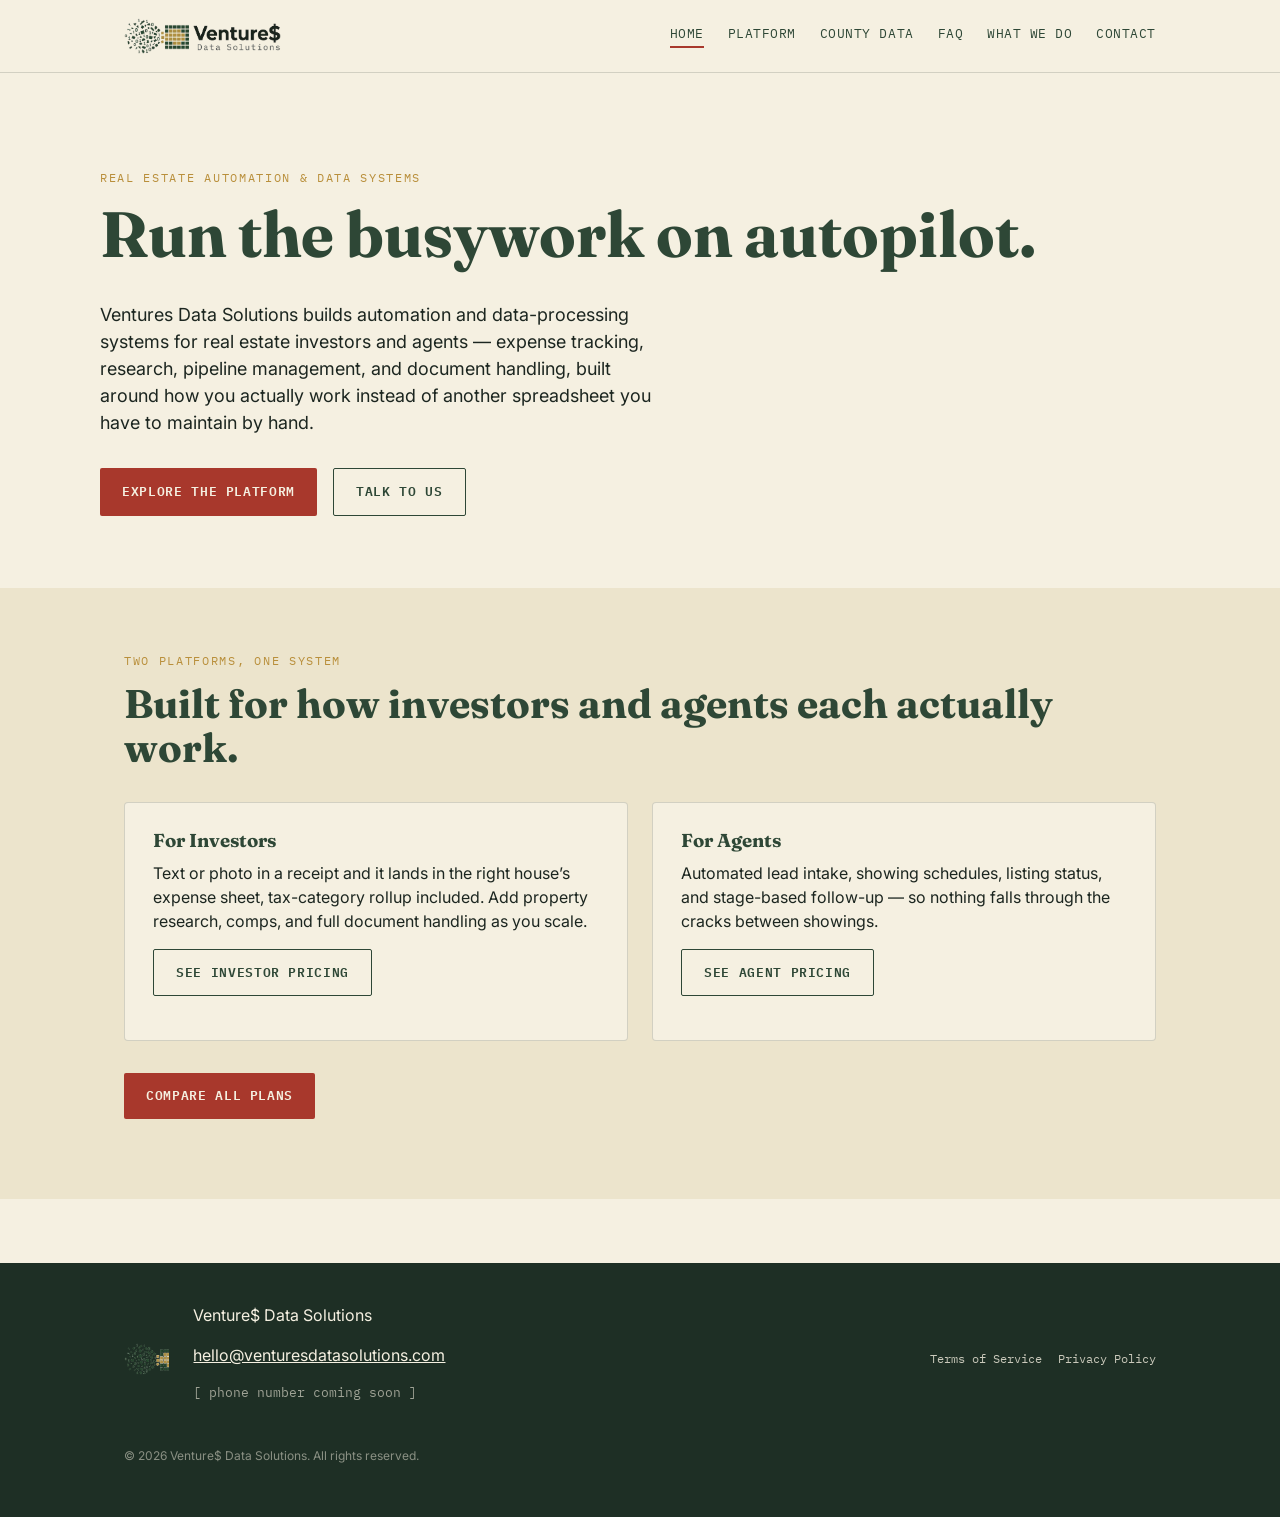
<file: index.html>
<!DOCTYPE html>
<html lang="en">
<head>
<meta charset="UTF-8">
<meta name="viewport" content="width=device-width, initial-scale=1.0">
<title>Venture$ Data Solutions — Automation for real estate investors &amp; agents</title>
<meta name="description" content="Ventures Data Solutions builds automation and data-processing systems for real estate investors and agents — expense tracking, research, pipeline management, and document handling.">
<link rel="icon" type="image/png" href="assets/vds-icon.png">
<link rel="preconnect" href="https://fonts.googleapis.com">
<link rel="preconnect" href="https://fonts.gstatic.com" crossorigin>
<link href="https://fonts.googleapis.com/css2?family=Fraunces:ital,opsz,wght@0,9..144,500;0,9..144,600;0,9..144,700;0,9..144,800;1,9..144,500&family=Inter:wght@400;500;600;700&family=IBM+Plex+Mono:wght@400;500;600&display=swap" rel="stylesheet">
<link rel="stylesheet" href="assets/styles.css">
</head>
<body>
<header class="site-header">
  <div class="container header-inner">
    <a href="index.html" class="brand"><img src="assets/vds-logo.png" alt="Venture$ Data Solutions" class="brand-logo"></a>
    <nav class="site-nav" aria-label="Primary">
      <a href="index.html" aria-current="page">Home</a>
      <a href="platform.html">Platform</a>
      <a href="county-data.html">County Data</a>
      <a href="faq.html">FAQ</a>
      <a href="what-we-do.html">What We Do</a>
      <a href="contact.html">Contact</a>
    </nav>
  </div>
</header>

<main>
  <section class="hero container">
    <span class="eyebrow">Real estate automation &amp; data systems</span>
    <h1>Run the busywork on autopilot.</h1>
    <p class="lede">Ventures Data Solutions builds automation and data-processing systems for real estate investors and agents &mdash; expense tracking, research, pipeline management, and document handling, built around how you actually work instead of another spreadsheet you have to maintain by hand.</p>
    <div class="actions">
      <a href="platform.html" class="btn btn-primary">Explore the platform</a>
      <a href="contact.html" class="btn btn-secondary">Talk to us</a>
    </div>
  </section>

  <section class="section section-alt">
    <div class="container">
      <span class="eyebrow">Two platforms, one system</span>
      <h2>Built for how investors and agents each actually work.</h2>
      <div class="card-grid">
        <div class="card">
          <h3>For Investors</h3>
          <p>Text or photo in a receipt and it lands in the right house&rsquo;s expense sheet, tax-category rollup included. Add property research, comps, and full document handling as you scale.</p>
          <p style="margin-top:16px;"><a href="investors.html" class="btn btn-secondary">See Investor pricing</a></p>
        </div>
        <div class="card">
          <h3>For Agents</h3>
          <p>Automated lead intake, showing schedules, listing status, and stage-based follow-up &mdash; so nothing falls through the cracks between showings.</p>
          <p style="margin-top:16px;"><a href="agents.html" class="btn btn-secondary">See Agent pricing</a></p>
        </div>
      </div>
      <p style="margin-top:32px;"><a href="platform.html" class="btn btn-primary">Compare all plans</a></p>
    </div>
  </section>
</main>

<footer class="site-footer">
  <div class="container footer-inner">
    <img src="assets/vds-icon.png" alt="" class="footer-icon">
    <div class="footer-meta">
      <p class="footer-brand">Venture$ Data Solutions</p>
      <p><a href="mailto:hello@venturesdatasolutions.com">hello@venturesdatasolutions.com</a></p>
      <p class="footer-phone-placeholder">[ phone number coming soon ]</p>
    </div>
    <div class="footer-legal">
      <a href="terms.html">Terms of Service</a>
      <a href="privacy.html">Privacy Policy</a>
    </div>
    <p class="footer-copyright">&copy; 2026 Venture$ Data Solutions. All rights reserved.</p>
  </div>
</footer>
</body>
</html>
</file>
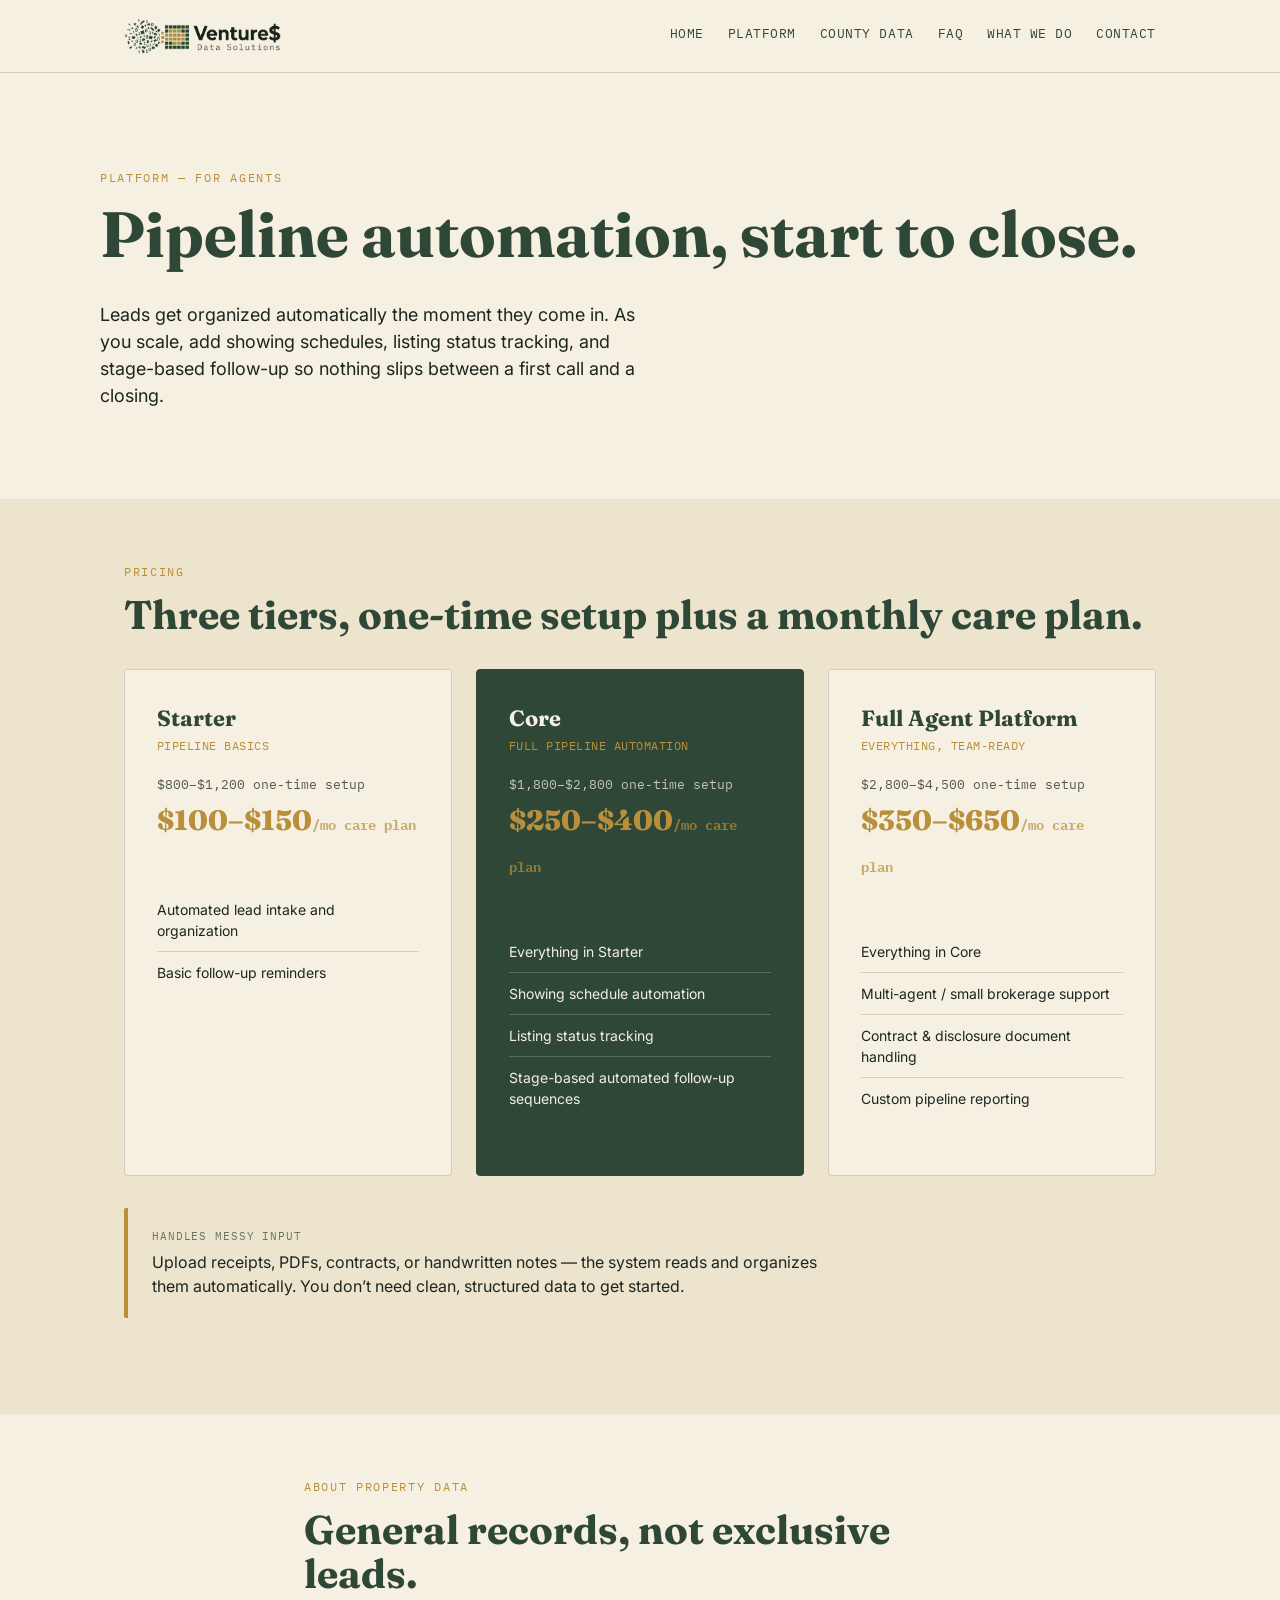
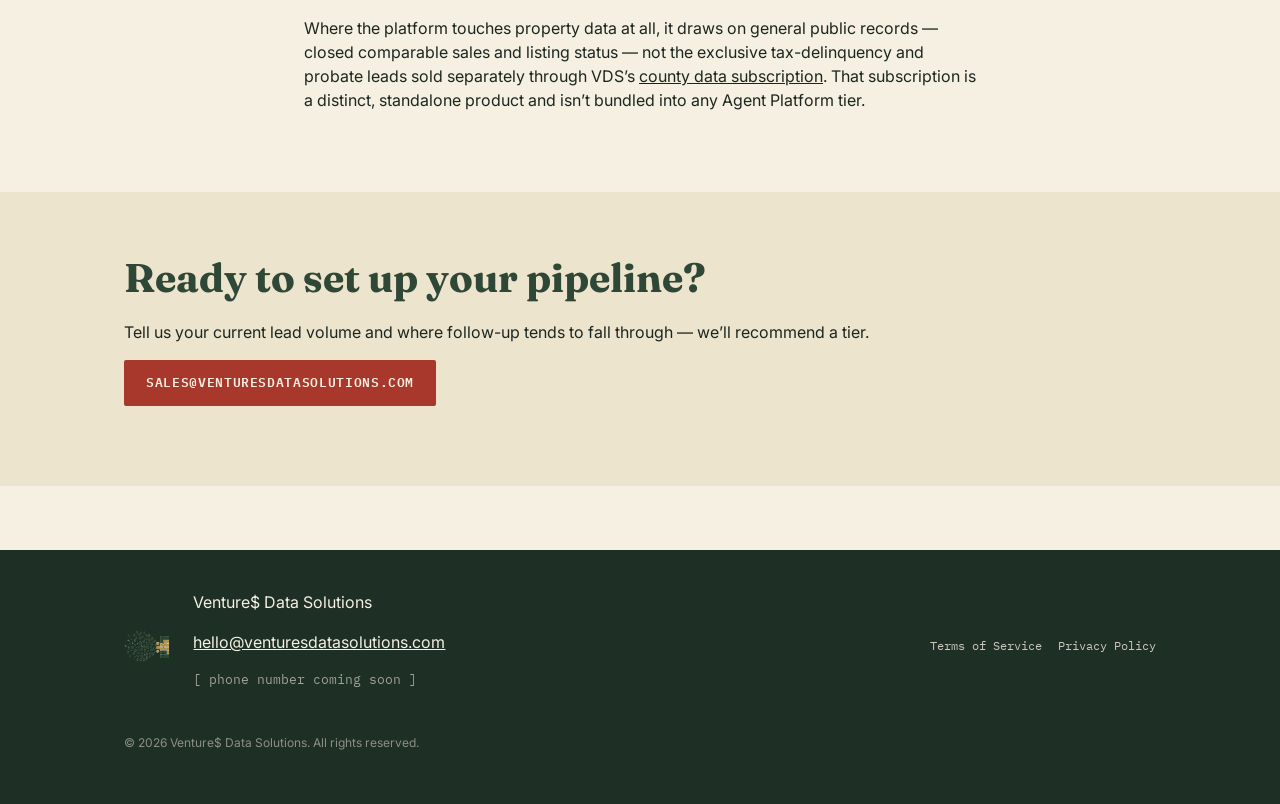
<file: agents.html>
<!DOCTYPE html>
<html lang="en">
<head>
<meta charset="UTF-8">
<meta name="viewport" content="width=device-width, initial-scale=1.0">
<title>For Agents — Venture$ Data Solutions</title>
<meta name="description" content="Lead intake, showing schedules, and pipeline automation for real estate agents. Three tiers, from a $800&ndash;$1,200 starter setup to a full agent platform.">
<link rel="icon" type="image/png" href="assets/vds-icon.png">
<link rel="preconnect" href="https://fonts.googleapis.com">
<link rel="preconnect" href="https://fonts.gstatic.com" crossorigin>
<link href="https://fonts.googleapis.com/css2?family=Fraunces:ital,opsz,wght@0,9..144,500;0,9..144,600;0,9..144,700;0,9..144,800;1,9..144,500&family=Inter:wght@400;500;600;700&family=IBM+Plex+Mono:wght@400;500;600&display=swap" rel="stylesheet">
<link rel="stylesheet" href="assets/styles.css">
</head>
<body>
<header class="site-header">
  <div class="container header-inner">
    <a href="index.html" class="brand"><img src="assets/vds-logo.png" alt="Venture$ Data Solutions" class="brand-logo"></a>
    <nav class="site-nav" aria-label="Primary">
      <a href="index.html">Home</a>
      <a href="platform.html">Platform</a>
      <a href="county-data.html">County Data</a>
      <a href="faq.html">FAQ</a>
      <a href="what-we-do.html">What We Do</a>
      <a href="contact.html">Contact</a>
    </nav>
  </div>
</header>

<main>
  <section class="hero container">
    <span class="eyebrow">Platform &mdash; For Agents</span>
    <h1>Pipeline automation, start to close.</h1>
    <p class="lede">Leads get organized automatically the moment they come in. As you scale, add showing schedules, listing status tracking, and stage-based follow-up so nothing slips between a first call and a closing.</p>
  </section>

  <section class="section section-alt">
    <div class="container">
      <span class="eyebrow">Pricing</span>
      <h2>Three tiers, one-time setup plus a monthly care plan.</h2>
      <div class="tier-grid">
        <div class="tier-card">
          <p class="tier-name">Starter</p>
          <p class="tier-tagline">Pipeline Basics</p>
          <div class="tier-price-row">
            <p class="tier-setup">$800&ndash;$1,200 one-time setup</p>
            <p class="tier-care">$100&ndash;$150<span class="unit">/mo care plan</span></p>
          </div>
          <ul class="tier-features">
            <li>Automated lead intake and organization</li>
            <li>Basic follow-up reminders</li>
          </ul>
        </div>
        <div class="tier-card tier-featured">
          <p class="tier-name">Core</p>
          <p class="tier-tagline">Full Pipeline Automation</p>
          <div class="tier-price-row">
            <p class="tier-setup">$1,800&ndash;$2,800 one-time setup</p>
            <p class="tier-care">$250&ndash;$400<span class="unit">/mo care plan</span></p>
          </div>
          <ul class="tier-features">
            <li>Everything in Starter</li>
            <li>Showing schedule automation</li>
            <li>Listing status tracking</li>
            <li>Stage-based automated follow-up sequences</li>
          </ul>
        </div>
        <div class="tier-card">
          <p class="tier-name">Full Agent Platform</p>
          <p class="tier-tagline">Everything, team-ready</p>
          <div class="tier-price-row">
            <p class="tier-setup">$2,800&ndash;$4,500 one-time setup</p>
            <p class="tier-care">$350&ndash;$650<span class="unit">/mo care plan</span></p>
          </div>
          <ul class="tier-features">
            <li>Everything in Core</li>
            <li>Multi-agent / small brokerage support</li>
            <li>Contract &amp; disclosure document handling</li>
            <li>Custom pipeline reporting</li>
          </ul>
        </div>
      </div>

      <div class="callout" style="max-width:720px;">
        <span class="callout-label">Handles messy input</span>
        <p>Upload receipts, PDFs, contracts, or handwritten notes &mdash; the system reads and organizes them automatically. You don&rsquo;t need clean, structured data to get started.</p>
      </div>
    </div>
  </section>

  <section class="section">
    <div class="container" style="max-width:720px;">
      <span class="eyebrow">About property data</span>
      <h2>General records, not exclusive leads.</h2>
      <p class="lede">Where the platform touches property data at all, it draws on general public records &mdash; closed comparable sales and listing status &mdash; not the exclusive tax-delinquency and probate leads sold separately through VDS&rsquo;s <a href="county-data.html">county data subscription</a>. That subscription is a distinct, standalone product and isn&rsquo;t bundled into any Agent Platform tier.</p>
    </div>
  </section>

  <section class="section section-alt">
    <div class="container">
      <h2>Ready to set up your pipeline?</h2>
      <p class="lede">Tell us your current lead volume and where follow-up tends to fall through &mdash; we&rsquo;ll recommend a tier.</p>
      <p><a href="mailto:sales@venturesdatasolutions.com" class="btn btn-primary">sales@venturesdatasolutions.com</a></p>
    </div>
  </section>
</main>

<footer class="site-footer">
  <div class="container footer-inner">
    <img src="assets/vds-icon.png" alt="" class="footer-icon">
    <div class="footer-meta">
      <p class="footer-brand">Venture$ Data Solutions</p>
      <p><a href="mailto:hello@venturesdatasolutions.com">hello@venturesdatasolutions.com</a></p>
      <p class="footer-phone-placeholder">[ phone number coming soon ]</p>
    </div>
    <div class="footer-legal">
      <a href="terms.html">Terms of Service</a>
      <a href="privacy.html">Privacy Policy</a>
    </div>
    <p class="footer-copyright">&copy; 2026 Venture$ Data Solutions. All rights reserved.</p>
  </div>
</footer>
</body>
</html>
</file>
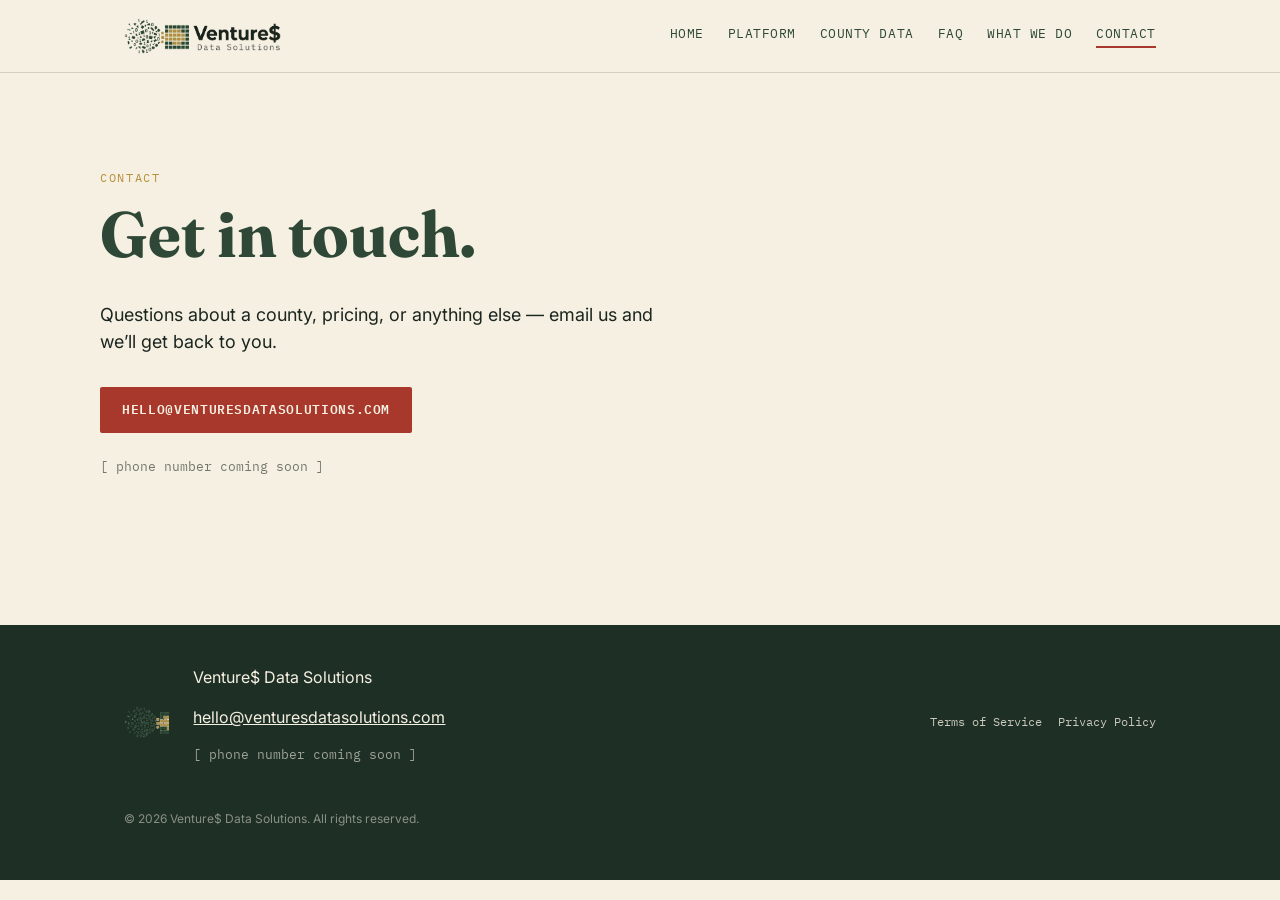
<file: contact.html>
<!DOCTYPE html>
<html lang="en">
<head>
<meta charset="UTF-8">
<meta name="viewport" content="width=device-width, initial-scale=1.0">
<title>Contact — Venture$ Data Solutions</title>
<meta name="description" content="Get in touch with Venture$ Data Solutions.">
<link rel="icon" type="image/png" href="assets/vds-icon.png">
<link rel="preconnect" href="https://fonts.googleapis.com">
<link rel="preconnect" href="https://fonts.gstatic.com" crossorigin>
<link href="https://fonts.googleapis.com/css2?family=Fraunces:ital,opsz,wght@0,9..144,500;0,9..144,600;0,9..144,700;0,9..144,800;1,9..144,500&family=Inter:wght@400;500;600;700&family=IBM+Plex+Mono:wght@400;500;600&display=swap" rel="stylesheet">
<link rel="stylesheet" href="assets/styles.css">
</head>
<body>
<header class="site-header">
  <div class="container header-inner">
    <a href="index.html" class="brand"><img src="assets/vds-logo.png" alt="Venture$ Data Solutions" class="brand-logo"></a>
    <nav class="site-nav" aria-label="Primary">
      <a href="index.html">Home</a>
      <a href="platform.html">Platform</a>
      <a href="county-data.html">County Data</a>
      <a href="faq.html">FAQ</a>
      <a href="what-we-do.html">What We Do</a>
      <a href="contact.html" aria-current="page">Contact</a>
    </nav>
  </div>
</header>

<main>
  <section class="hero container">
    <span class="eyebrow">Contact</span>
    <h1>Get in touch.</h1>
    <p class="lede">Questions about a county, pricing, or anything else &mdash; email us and we&rsquo;ll get back to you.</p>
    <div class="actions">
      <a href="mailto:hello@venturesdatasolutions.com" class="btn btn-primary">hello@venturesdatasolutions.com</a>
    </div>
    <p style="margin-top:24px;" class="footer-phone-placeholder">[ phone number coming soon ]</p>
  </section>
</main>

<footer class="site-footer">
  <div class="container footer-inner">
    <img src="assets/vds-icon.png" alt="" class="footer-icon">
    <div class="footer-meta">
      <p class="footer-brand">Venture$ Data Solutions</p>
      <p><a href="mailto:hello@venturesdatasolutions.com">hello@venturesdatasolutions.com</a></p>
      <p class="footer-phone-placeholder">[ phone number coming soon ]</p>
    </div>
    <div class="footer-legal">
      <a href="terms.html">Terms of Service</a>
      <a href="privacy.html">Privacy Policy</a>
    </div>
    <p class="footer-copyright">&copy; 2026 Venture$ Data Solutions. All rights reserved.</p>
  </div>
</footer>
</body>
</html>
</file>
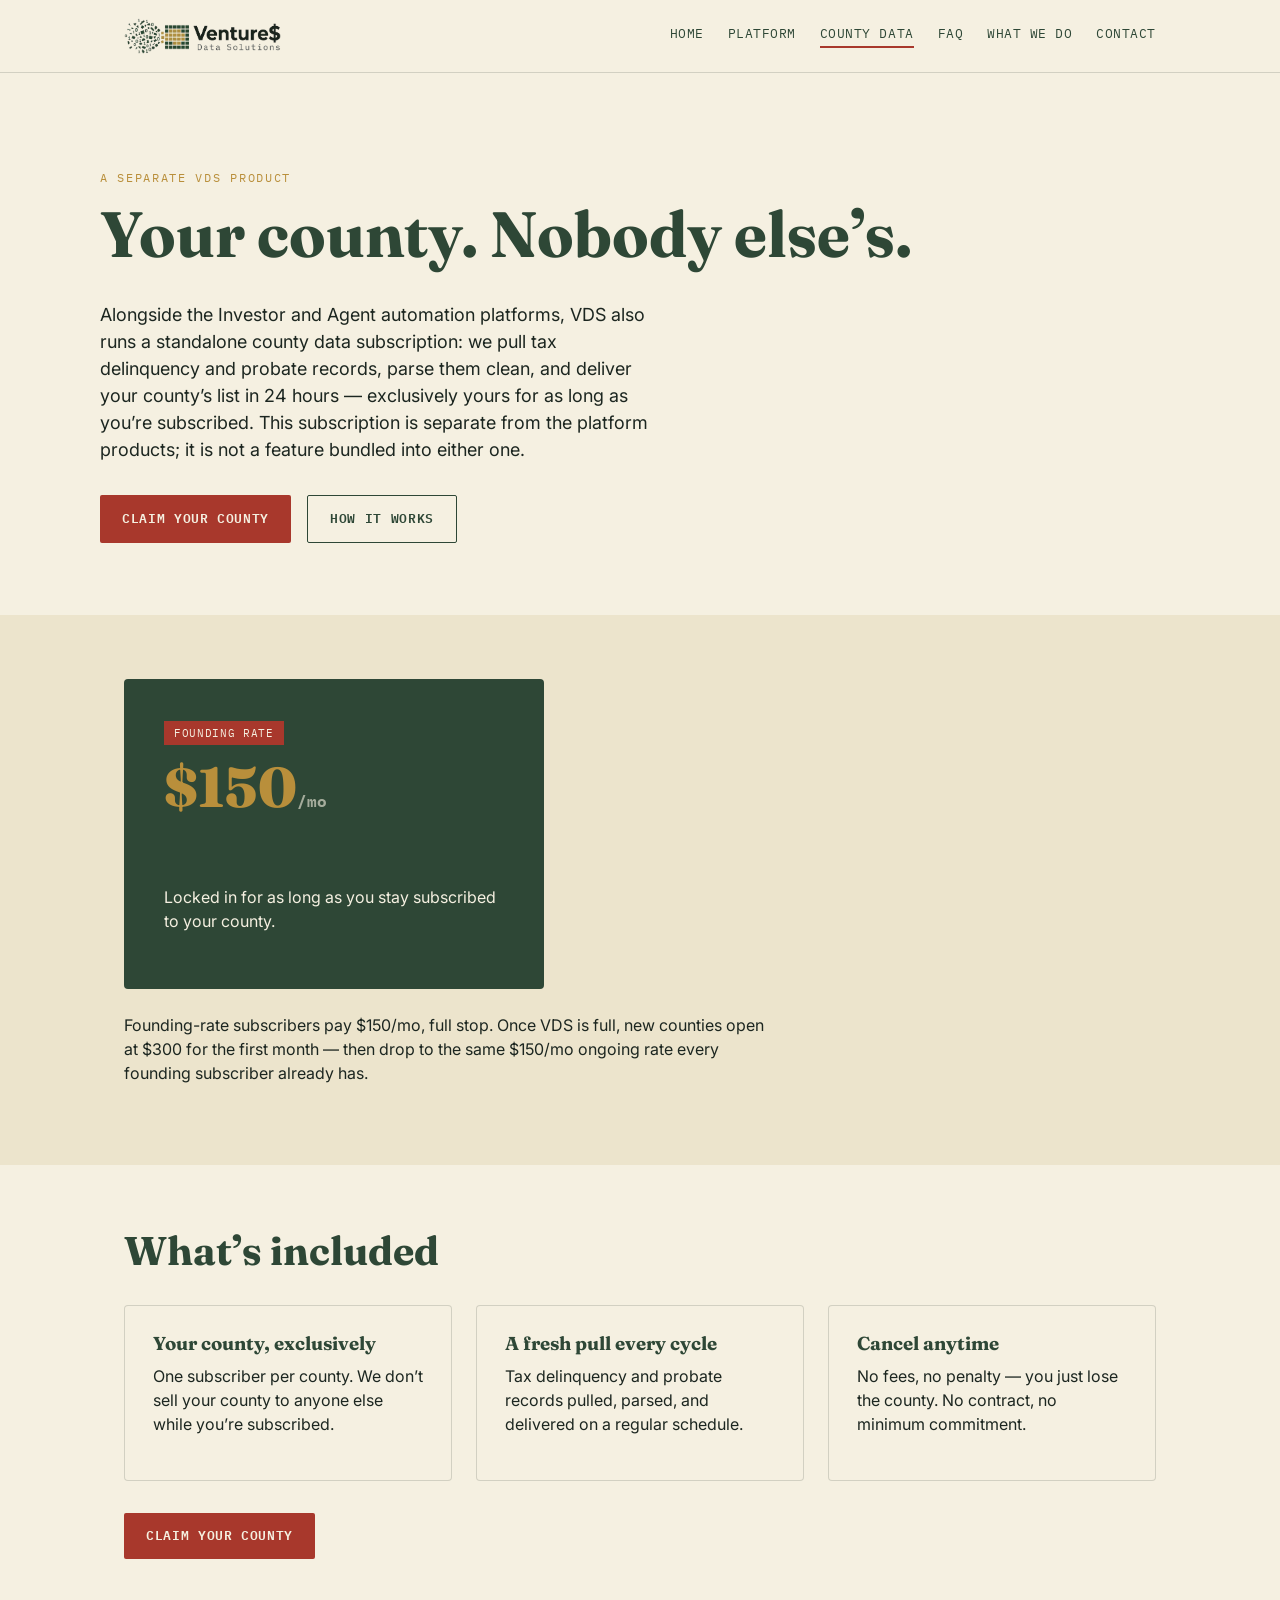
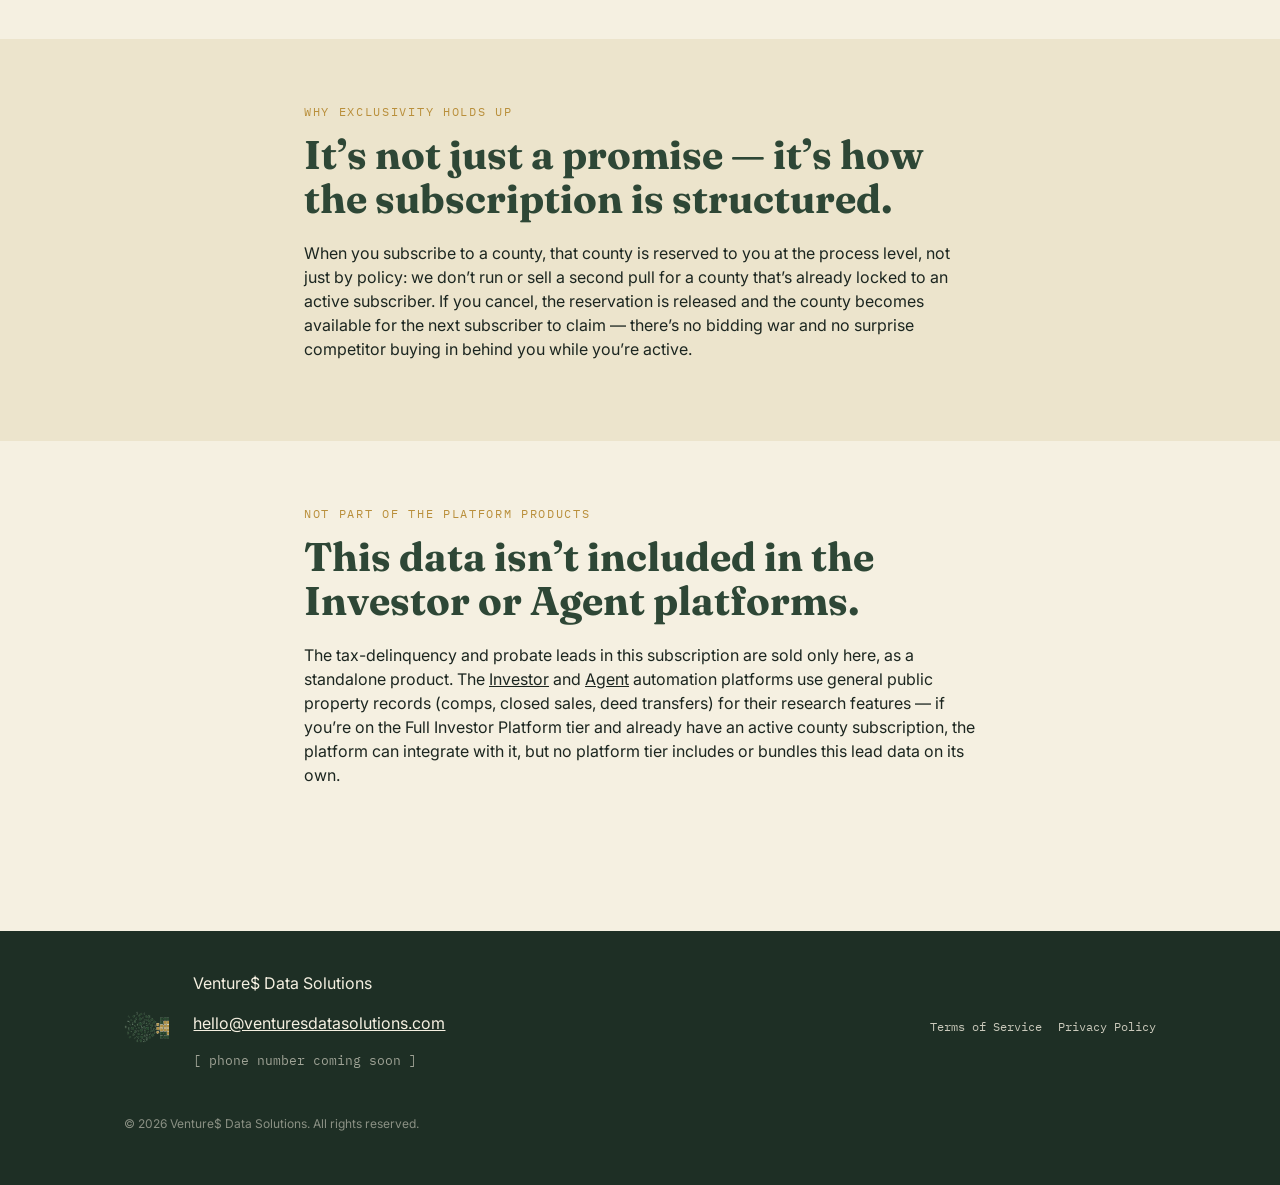
<file: county-data.html>
<!DOCTYPE html>
<html lang="en">
<head>
<meta charset="UTF-8">
<meta name="viewport" content="width=device-width, initial-scale=1.0">
<title>County Data Subscription — Venture$ Data Solutions</title>
<meta name="description" content="One subscriber per county. Fresh tax delinquency and probate data, parsed and delivered in 24 hours. $150/mo, cancel anytime. A standalone VDS product, separate from the Investor and Agent platforms.">
<link rel="icon" type="image/png" href="assets/vds-icon.png">
<link rel="preconnect" href="https://fonts.googleapis.com">
<link rel="preconnect" href="https://fonts.gstatic.com" crossorigin>
<link href="https://fonts.googleapis.com/css2?family=Fraunces:ital,opsz,wght@0,9..144,500;0,9..144,600;0,9..144,700;0,9..144,800;1,9..144,500&family=Inter:wght@400;500;600;700&family=IBM+Plex+Mono:wght@400;500;600&display=swap" rel="stylesheet">
<link rel="stylesheet" href="assets/styles.css">
</head>
<body>
<header class="site-header">
  <div class="container header-inner">
    <a href="index.html" class="brand"><img src="assets/vds-logo.png" alt="Venture$ Data Solutions" class="brand-logo"></a>
    <nav class="site-nav" aria-label="Primary">
      <a href="index.html">Home</a>
      <a href="platform.html">Platform</a>
      <a href="county-data.html" aria-current="page">County Data</a>
      <a href="faq.html">FAQ</a>
      <a href="what-we-do.html">What We Do</a>
      <a href="contact.html">Contact</a>
    </nav>
  </div>
</header>

<main>
  <section class="hero container">
    <span class="eyebrow">A separate VDS product</span>
    <h1>Your county. Nobody else&rsquo;s.</h1>
    <p class="lede">Alongside the Investor and Agent automation platforms, VDS also runs a standalone county data subscription: we pull tax delinquency and probate records, parse them clean, and deliver your county&rsquo;s list in 24 hours &mdash; exclusively yours for as long as you&rsquo;re subscribed. This subscription is separate from the platform products; it is not a feature bundled into either one.</p>
    <div class="actions">
      <a href="purchase.html" class="btn btn-primary">Claim your county</a>
      <a href="how-it-works.html" class="btn btn-secondary">How it works</a>
    </div>
  </section>

  <section class="section section-alt">
    <div class="container">
      <div class="price-card">
        <span class="badge">Founding rate</span>
        <p class="amount">$150<span class="unit">/mo</span></p>
        <p>Locked in for as long as you stay subscribed to your county.</p>
      </div>
      <p style="margin-top:24px; max-width:640px;">Founding-rate subscribers pay $150/mo, full stop. Once VDS is full, new counties open at $300 for the first month &mdash; then drop to the same $150/mo ongoing rate every founding subscriber already has.</p>
    </div>
  </section>

  <section class="section">
    <div class="container">
      <h2>What&rsquo;s included</h2>
      <div class="card-grid">
        <div class="card">
          <h3>Your county, exclusively</h3>
          <p>One subscriber per county. We don&rsquo;t sell your county to anyone else while you&rsquo;re subscribed.</p>
        </div>
        <div class="card">
          <h3>A fresh pull every cycle</h3>
          <p>Tax delinquency and probate records pulled, parsed, and delivered on a regular schedule.</p>
        </div>
        <div class="card">
          <h3>Cancel anytime</h3>
          <p>No fees, no penalty &mdash; you just lose the county. No contract, no minimum commitment.</p>
        </div>
      </div>
      <p style="margin-top:32px;"><a href="purchase.html" class="btn btn-primary">Claim your county</a></p>
    </div>
  </section>

  <section class="section section-alt">
    <div class="container" style="max-width:720px;">
      <span class="eyebrow">Why exclusivity holds up</span>
      <h2>It&rsquo;s not just a promise &mdash; it&rsquo;s how the subscription is structured.</h2>
      <p>When you subscribe to a county, that county is reserved to you at the process level, not just by policy: we don&rsquo;t run or sell a second pull for a county that&rsquo;s already locked to an active subscriber. If you cancel, the reservation is released and the county becomes available for the next subscriber to claim &mdash; there&rsquo;s no bidding war and no surprise competitor buying in behind you while you&rsquo;re active.</p>
    </div>
  </section>

  <section class="section">
    <div class="container" style="max-width:720px;">
      <span class="eyebrow">Not part of the platform products</span>
      <h2>This data isn&rsquo;t included in the Investor or Agent platforms.</h2>
      <p class="lede">The tax-delinquency and probate leads in this subscription are sold only here, as a standalone product. The <a href="investors.html">Investor</a> and <a href="agents.html">Agent</a> automation platforms use general public property records (comps, closed sales, deed transfers) for their research features &mdash; if you&rsquo;re on the Full Investor Platform tier and already have an active county subscription, the platform can integrate with it, but no platform tier includes or bundles this lead data on its own.</p>
    </div>
  </section>
</main>

<footer class="site-footer">
  <div class="container footer-inner">
    <img src="assets/vds-icon.png" alt="" class="footer-icon">
    <div class="footer-meta">
      <p class="footer-brand">Venture$ Data Solutions</p>
      <p><a href="mailto:hello@venturesdatasolutions.com">hello@venturesdatasolutions.com</a></p>
      <p class="footer-phone-placeholder">[ phone number coming soon ]</p>
    </div>
    <div class="footer-legal">
      <a href="terms.html">Terms of Service</a>
      <a href="privacy.html">Privacy Policy</a>
    </div>
    <p class="footer-copyright">&copy; 2026 Venture$ Data Solutions. All rights reserved.</p>
  </div>
</footer>
</body>
</html>
</file>
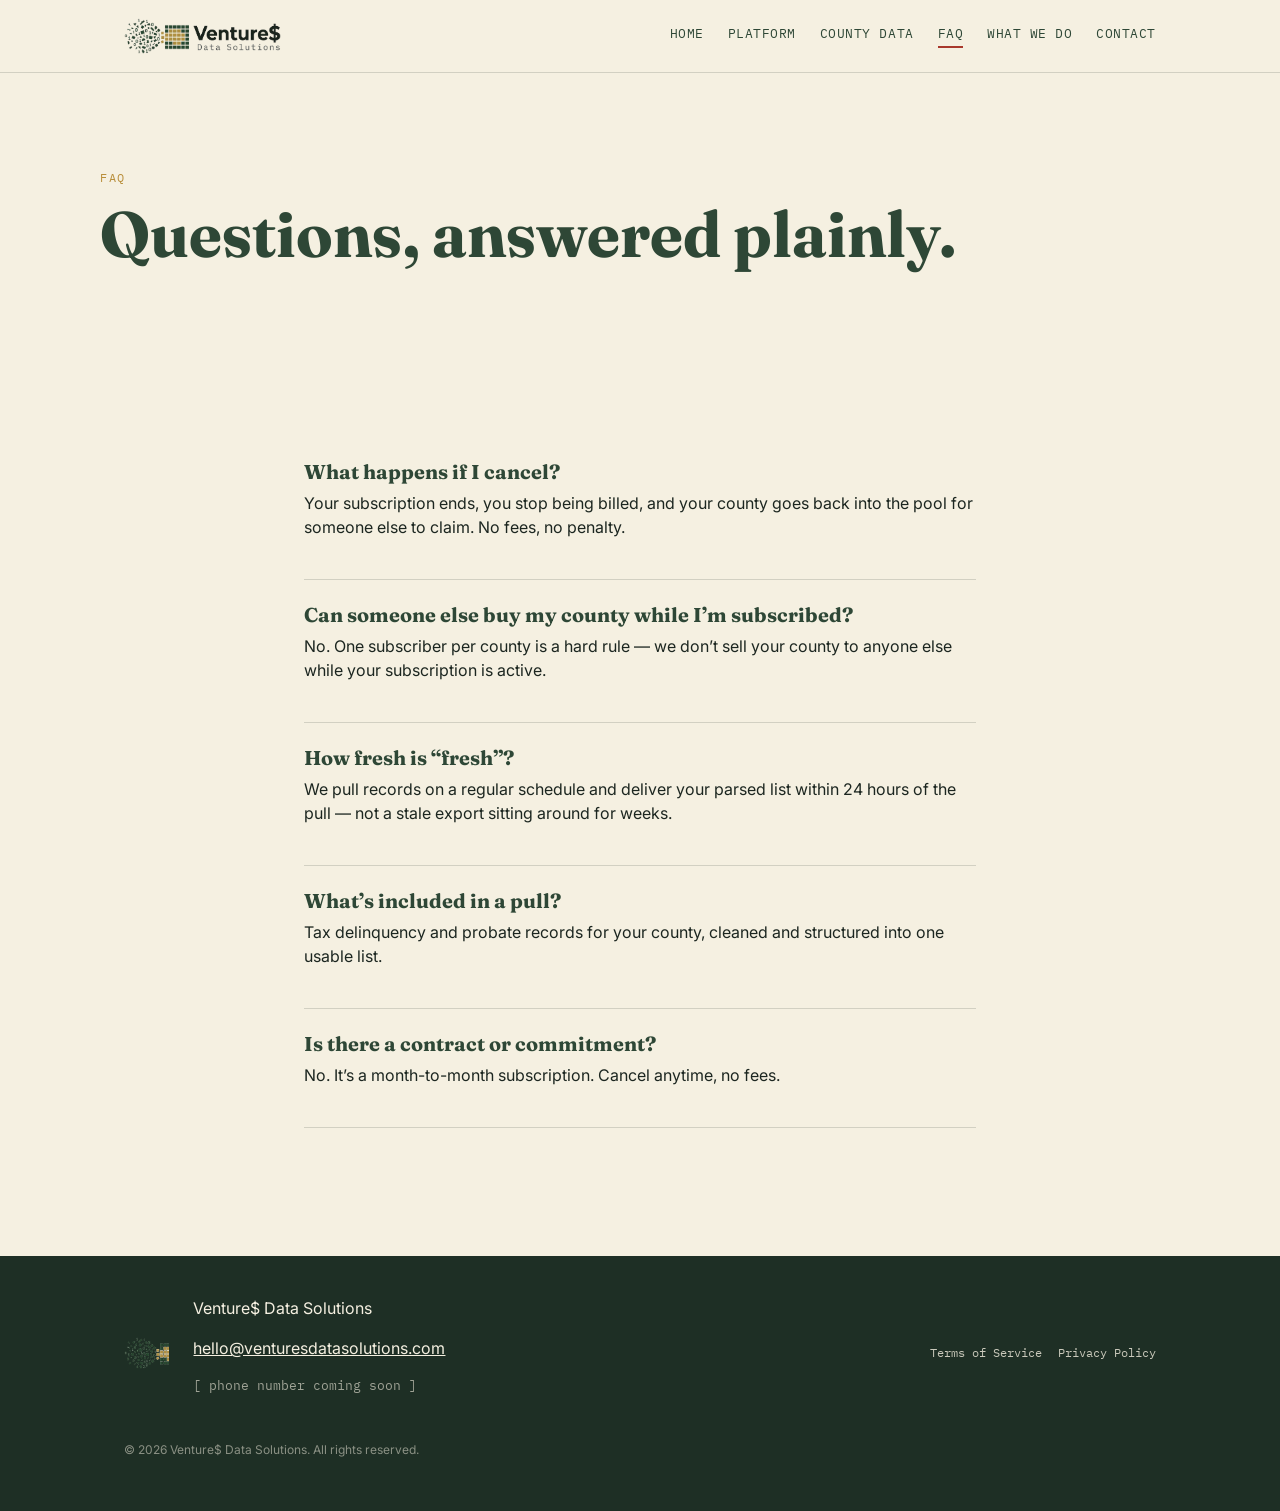
<file: faq.html>
<!DOCTYPE html>
<html lang="en">
<head>
<meta charset="UTF-8">
<meta name="viewport" content="width=device-width, initial-scale=1.0">
<title>FAQ — Venture$ Data Solutions</title>
<meta name="description" content="Answers on cancellation, county exclusivity, data freshness, and what's included in a VDS subscription.">
<link rel="icon" type="image/png" href="assets/vds-icon.png">
<link rel="preconnect" href="https://fonts.googleapis.com">
<link rel="preconnect" href="https://fonts.gstatic.com" crossorigin>
<link href="https://fonts.googleapis.com/css2?family=Fraunces:ital,opsz,wght@0,9..144,500;0,9..144,600;0,9..144,700;0,9..144,800;1,9..144,500&family=Inter:wght@400;500;600;700&family=IBM+Plex+Mono:wght@400;500;600&display=swap" rel="stylesheet">
<link rel="stylesheet" href="assets/styles.css">
</head>
<body>
<header class="site-header">
  <div class="container header-inner">
    <a href="index.html" class="brand"><img src="assets/vds-logo.png" alt="Venture$ Data Solutions" class="brand-logo"></a>
    <nav class="site-nav" aria-label="Primary">
      <a href="index.html">Home</a>
      <a href="platform.html">Platform</a>
      <a href="county-data.html">County Data</a>
      <a href="faq.html" aria-current="page">FAQ</a>
      <a href="what-we-do.html">What We Do</a>
      <a href="contact.html">Contact</a>
    </nav>
  </div>
</header>

<main>
  <section class="hero container">
    <span class="eyebrow">FAQ</span>
    <h1>Questions, answered plainly.</h1>
  </section>

  <section class="section">
    <div class="container" style="max-width:720px;">
      <div class="faq-item">
        <h3>What happens if I cancel?</h3>
        <p>Your subscription ends, you stop being billed, and your county goes back into the pool for someone else to claim. No fees, no penalty.</p>
      </div>
      <div class="faq-item">
        <h3>Can someone else buy my county while I&rsquo;m subscribed?</h3>
        <p>No. One subscriber per county is a hard rule &mdash; we don&rsquo;t sell your county to anyone else while your subscription is active.</p>
      </div>
      <div class="faq-item">
        <h3>How fresh is &ldquo;fresh&rdquo;?</h3>
        <p>We pull records on a regular schedule and deliver your parsed list within 24 hours of the pull &mdash; not a stale export sitting around for weeks.</p>
      </div>
      <div class="faq-item">
        <h3>What&rsquo;s included in a pull?</h3>
        <p>Tax delinquency and probate records for your county, cleaned and structured into one usable list.</p>
      </div>
      <div class="faq-item">
        <h3>Is there a contract or commitment?</h3>
        <p>No. It&rsquo;s a month-to-month subscription. Cancel anytime, no fees.</p>
      </div>
    </div>
  </section>
</main>

<footer class="site-footer">
  <div class="container footer-inner">
    <img src="assets/vds-icon.png" alt="" class="footer-icon">
    <div class="footer-meta">
      <p class="footer-brand">Venture$ Data Solutions</p>
      <p><a href="mailto:hello@venturesdatasolutions.com">hello@venturesdatasolutions.com</a></p>
      <p class="footer-phone-placeholder">[ phone number coming soon ]</p>
    </div>
    <div class="footer-legal">
      <a href="terms.html">Terms of Service</a>
      <a href="privacy.html">Privacy Policy</a>
    </div>
    <p class="footer-copyright">&copy; 2026 Venture$ Data Solutions. All rights reserved.</p>
  </div>
</footer>
</body>
</html>
</file>
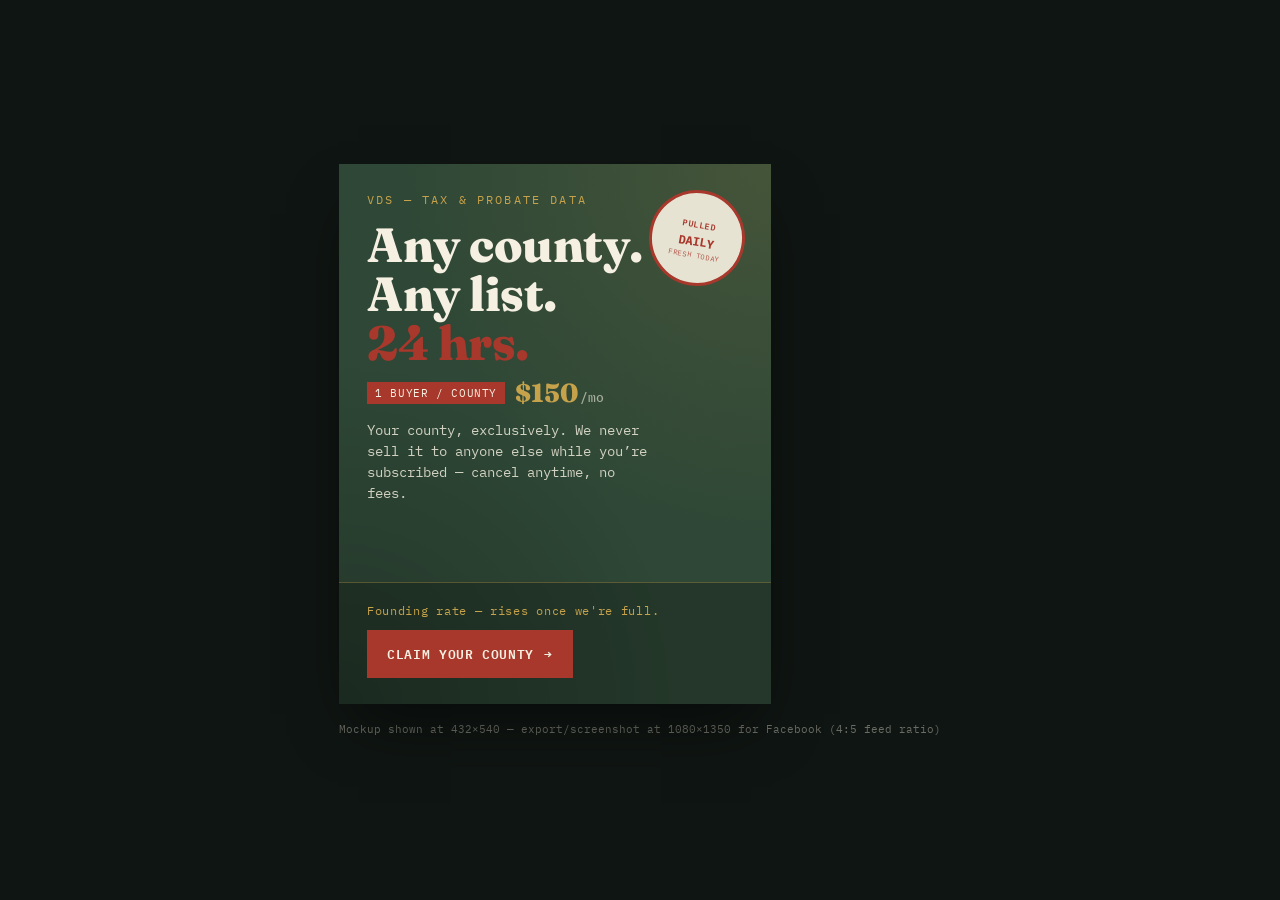
<file: fb-ad.html>
<!DOCTYPE html>
<html lang="en">
<head>
<meta charset="UTF-8">
<meta name="viewport" content="width=device-width, initial-scale=1.0">
<title>Facebook Ad Creative</title>
<link rel="preconnect" href="https://fonts.googleapis.com">
<link rel="preconnect" href="https://fonts.gstatic.com" crossorigin>
<link href="https://fonts.googleapis.com/css2?family=Fraunces:ital,opsz,wght@0,9..144,600;0,9..144,700;0,9..144,900;1,9..144,600&family=IBM+Plex+Mono:wght@500;600&display=swap" rel="stylesheet">
<style>
  :root{
    --cream: #F5F0E1;
    --forest: #2E4736;
    --stamp-red: #A8382C;
    --gold: #C6A24B;
    --ink: #1C2620;
  }
  *{ box-sizing:border-box; }
  body{
    margin:0;
    background:#0f1512;
    display:flex;
    justify-content:center;
    align-items:center;
    min-height:100vh;
    padding: 24px;
    font-family:'IBM Plex Mono', monospace;
  }

  /* 1080x1350 (4:5) scaled down for viewing */
  .ad{
    width: 432px;
    height: 540px;
    background: var(--forest);
    position: relative;
    overflow: hidden;
    display:flex;
    flex-direction:column;
    box-shadow: 0 30px 60px -20px rgba(0,0,0,0.6);
    background-image:
      radial-gradient(circle at 100% 0%, rgba(198,162,75,0.15), transparent 55%),
      radial-gradient(circle at 0% 100%, rgba(0,0,0,0.25), transparent 50%);
  }

  .eyebrow{
    color: var(--gold);
    font-size: 12px;
    letter-spacing: 0.18em;
    text-transform: uppercase;
    padding: 28px 28px 0;
  }

  .headline{
    font-family:'Fraunces', serif;
    font-weight: 800;
    color: var(--cream);
    font-size: 48px;
    line-height: 1.02;
    padding: 14px 28px 0;
    letter-spacing: -0.01em;
  }
  .headline .accent{
    color: var(--stamp-red);
    -webkit-text-stroke: 0px;
  }

  .sub{
    color: rgba(245,240,225,0.82);
    font-family: 'IBM Plex Mono', monospace;
    font-size: 13.5px;
    line-height: 1.55;
    padding: 14px 28px 0;
    max-width: 340px;
  }

  .price-row{
    display:flex;
    align-items:baseline;
    gap: 10px;
    padding: 12px 28px 0;
  }
  .badge-50{
    background: var(--stamp-red);
    color: var(--cream);
    font-size: 10.5px;
    letter-spacing: 0.06em;
    text-transform: uppercase;
    padding: 4px 8px;
    align-self:center;
  }
  .price-old{
    font-size: 16px;
    color: rgba(245,240,225,0.5);
    text-decoration: line-through;
    text-decoration-color: var(--stamp-red);
    text-decoration-thickness: 2px;
  }
  .price-new{
    font-family:'Fraunces', serif;
    font-weight: 800;
    font-size: 26px;
    color: var(--gold);
    line-height: 1;
  }
  .price-unit{
    font-family:'IBM Plex Mono', monospace;
    font-size: 13px;
    font-weight: 500;
    color: rgba(245,240,225,0.6);
    margin-left: 2px;
  }

  .stamp{
    position:absolute;
    top: 26px;
    right: 26px;
    width: 96px;
    height: 96px;
    border: 3px solid var(--stamp-red);
    border-radius: 50%;
    color: var(--stamp-red);
    background: rgba(245,240,225,0.92);
    display:flex;
    flex-direction:column;
    align-items:center;
    justify-content:center;
    text-align:center;
    transform: rotate(10deg);
    font-family:'IBM Plex Mono', monospace;
    text-transform: uppercase;
  }
  .stamp-top{ font-size: 8.5px; font-weight:600; letter-spacing:0.08em; }
  .stamp-date{ font-size: 12px; font-weight: 700; margin-top:2px; }
  .stamp-bottom{ font-size: 7px; letter-spacing:0.1em; margin-top:2px; opacity:0.85;}

  .spacer{ flex:1; }

  .strip{
    background: rgba(0,0,0,0.22);
    border-top: 1px solid rgba(198,162,75,0.35);
    padding: 20px 28px 26px;
  }
  .strip-line{
    color: var(--gold);
    font-size: 11.5px;
    letter-spacing: 0.06em;
    margin-bottom: 12px;
  }
  .cta{
    display:inline-flex;
    align-items:center;
    gap:10px;
    background: var(--stamp-red);
    color: var(--cream);
    font-size: 13px;
    font-weight: 600;
    letter-spacing: 0.05em;
    text-transform: uppercase;
    padding: 13px 20px;
  }
  .cta::after{ content: "→"; }

  .dims{
    margin-top: 18px;
    color: rgba(245,240,225,0.4);
    font-size: 11px;
    text-align:center;
  }
</style>
</head>
<body>
<div>
  <div class="ad">
    <div class="stamp">
      <div class="stamp-top">Pulled</div>
      <div class="stamp-date">Daily</div>
      <div class="stamp-bottom">Fresh Today</div>
    </div>
    <div class="eyebrow">VDS &mdash; Tax &amp; Probate Data</div>
    <div class="headline">Any county.<br>Any list.<br><span class="accent">24 hrs.</span></div>
    <div class="price-row">
      <div class="badge-50">1 Buyer / County</div>
      <div class="price-new">$150<span class="price-unit">/mo</span></div>
    </div>
    <div class="sub">Your county, exclusively. We never sell it to anyone else while you&rsquo;re subscribed &mdash; cancel anytime, no fees.</div>
    <div class="spacer"></div>
    <div class="strip">
      <div class="strip-line">Founding rate &mdash; rises once we're full.</div>
      <div class="cta">Claim Your County</div>
    </div>
  </div>
  <div class="dims">Mockup shown at 432×540 — export/screenshot at 1080×1350 for Facebook (4:5 feed ratio)</div>
</div>

</body>
</html>
</file>
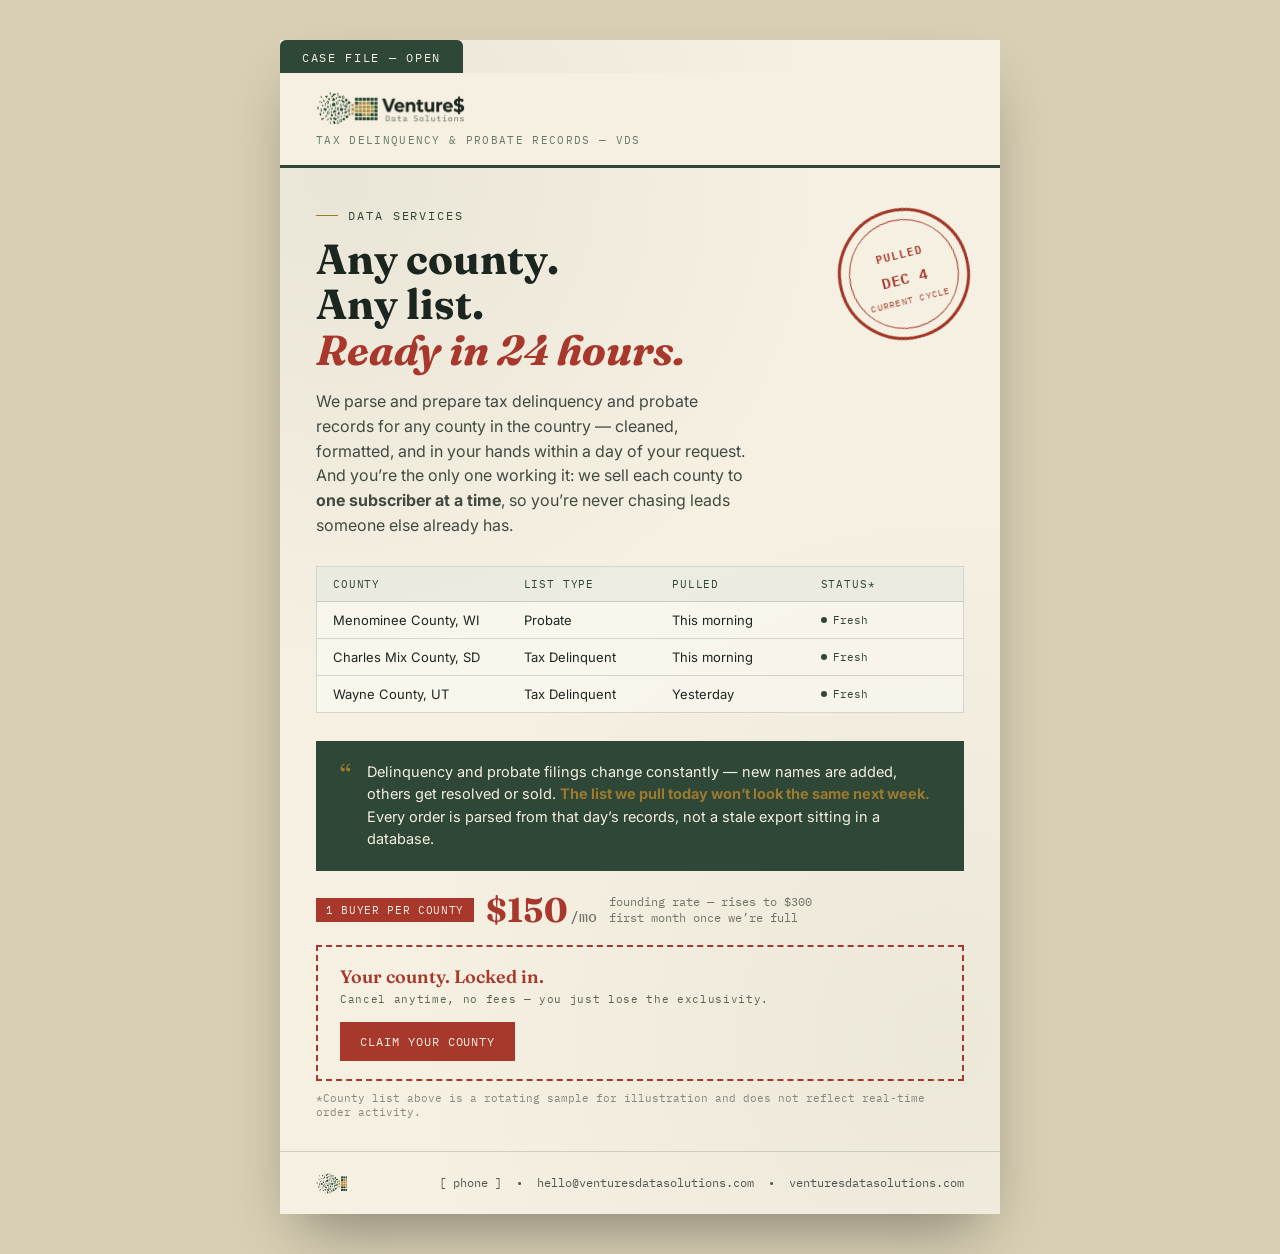
<file: flyer.html>
<!DOCTYPE html>
<html lang="en">
<head>
<meta charset="UTF-8">
<meta name="viewport" content="width=device-width, initial-scale=1.0">
<title>County Data Services Flyer</title>
<link rel="preconnect" href="https://fonts.googleapis.com">
<link rel="preconnect" href="https://fonts.gstatic.com" crossorigin>
<link href="https://fonts.googleapis.com/css2?family=Fraunces:ital,opsz,wght@0,9..144,500;0,9..144,600;0,9..144,700;1,9..144,500&family=Inter:wght@400;500;600;700&family=IBM+Plex+Mono:wght@400;500;600&display=swap" rel="stylesheet">
<style>
  :root{
    --cream: #F5F0E1;
    --manila: #E9DEC0;
    --ink: #1C2620;
    --forest: #2E4736;
    --stamp-red: #A8382C;
    --gold: #9C7A2E;
    --line: rgba(28,38,32,0.16);
  }

  *{ box-sizing:border-box; }

  body{
    margin:0;
    background: #d8cfb4;
    font-family:'Inter', sans-serif;
    color: var(--ink);
    display:flex;
    justify-content:center;
    padding: 40px 16px;
  }

  .flyer{
    width: 100%;
    max-width: 720px;
    background: var(--cream);
    position:relative;
    box-shadow: 0 30px 60px -20px rgba(0,0,0,0.4);
    overflow:hidden;
    background-image:
      radial-gradient(circle at 8% 12%, rgba(28,38,32,0.05), transparent 40%),
      radial-gradient(circle at 92% 85%, rgba(28,38,32,0.04), transparent 45%);
  }

  /* file tab header */
  .tab-row{
    display:flex;
    align-items:flex-end;
  }
  .tab{
    background: var(--forest);
    color: var(--cream);
    font-family:'IBM Plex Mono', monospace;
    font-size: 12px;
    letter-spacing: 0.14em;
    padding: 10px 22px 8px;
    border-radius: 6px 6px 0 0;
    text-transform: uppercase;
  }

  .header{
    background: var(--cream);
    color: var(--forest);
    padding: 18px 36px;
    display:flex;
    justify-content:space-between;
    align-items:center;
    border-bottom: 3px solid var(--forest);
  }
  .brand-logo{
    height: 34px;
    width: auto;
    display: block;
  }
  .header-tagline{
    font-family:'IBM Plex Mono', monospace;
    font-size: 11px;
    letter-spacing: 0.12em;
    text-transform: uppercase;
    color: rgba(46,71,54,0.7);
    margin-top: 8px;
  }

  .body{
    padding: 40px 36px 32px;
    position: relative;
  }

  .eyebrow{
    font-family:'IBM Plex Mono', monospace;
    font-size: 12px;
    letter-spacing: 0.16em;
    text-transform: uppercase;
    color: var(--forest);
    display:flex;
    align-items:center;
    gap: 10px;
  }
  .eyebrow::before{
    content:"";
    width: 22px;
    height: 1px;
    background: var(--gold);
    display:inline-block;
  }

  h1{
    font-family:'Fraunces', serif;
    font-weight: 700;
    font-size: clamp(30px, 5vw, 42px);
    line-height: 1.08;
    margin: 14px 0 16px;
    max-width: 480px;
  }
  h1 em{
    font-style: italic;
    color: var(--stamp-red);
  }

  .sub{
    font-size: 16px;
    line-height: 1.55;
    max-width: 440px;
    color: rgba(28,38,32,0.82);
    margin-bottom: 28px;
  }

  /* stamp */
  .stamp{
    position: absolute;
    top: 40px;
    right: 30px;
    width: 132px;
    height: 132px;
    border: 3px solid var(--stamp-red);
    border-radius: 50%;
    color: var(--stamp-red);
    display:flex;
    flex-direction:column;
    align-items:center;
    justify-content:center;
    text-align:center;
    transform: rotate(-14deg) scale(1);
    font-family:'IBM Plex Mono', monospace;
    text-transform: uppercase;
    animation: stampdown 0.5s cubic-bezier(.2,1.4,.4,1) 0.15s both;
    mix-blend-mode: multiply;
  }
  .stamp::before{
    content:"";
    position:absolute;
    inset: 8px;
    border: 1px solid var(--stamp-red);
    border-radius: 50%;
  }
  .stamp-top{ font-size: 11px; letter-spacing: 0.1em; font-weight: 600; margin-bottom: 4px;}
  .stamp-date{ font-size: 15px; font-weight: 600; letter-spacing: 0.03em; }
  .stamp-bottom{ font-size: 9px; letter-spacing: 0.14em; margin-top: 4px; opacity: 0.9;}

  @keyframes stampdown{
    0%{ opacity:0; transform: rotate(-14deg) scale(2.2); }
    70%{ opacity:1; }
    100%{ opacity:1; transform: rotate(-14deg) scale(1); }
  }
  @media (prefers-reduced-motion: reduce){
    .stamp{ animation: none; }
  }

  /* ledger table */
  .ledger{
    border: 1px solid var(--line);
    background: rgba(255,255,255,0.35);
    margin-bottom: 28px;
  }
  .ledger-head, .ledger-row{
    display:grid;
    grid-template-columns: 1.3fr 1fr 1fr 0.9fr;
    gap: 8px;
    padding: 10px 16px;
  }
  .ledger-head{
    font-family:'IBM Plex Mono', monospace;
    font-size: 10.5px;
    letter-spacing: 0.08em;
    text-transform: uppercase;
    color: var(--forest);
    border-bottom: 1px solid var(--line);
    background: rgba(46,71,54,0.06);
  }
  .ledger-row{
    font-size: 13px;
    border-bottom: 1px solid var(--line);
    font-family: 'Inter', sans-serif;
  }
  .ledger-row:last-child{ border-bottom:none; }
  .ledger-row .status{
    font-family:'IBM Plex Mono', monospace;
    font-size: 11px;
    color: var(--forest);
    display:flex;
    align-items:center;
    gap:6px;
  }
  .dot{
    width: 6px; height:6px; border-radius:50%;
    background: var(--forest);
    display:inline-block;
  }

  .freshness{
    background: var(--forest);
    color: var(--cream);
    padding: 20px 24px;
    margin-bottom: 22px;
    display:flex;
    gap:16px;
    align-items:flex-start;
  }
  .freshness .mark{
    font-family:'Fraunces', serif;
    font-size: 28px;
    color: var(--gold);
    line-height: 1;
  }
  .freshness p{
    margin:0;
    font-size: 14.5px;
    line-height: 1.55;
  }
  .freshness strong{ color: var(--gold); }

  .price-row{
    display:flex;
    align-items:baseline;
    gap: 12px;
    margin-bottom: 18px;
    flex-wrap: wrap;
  }
  .badge-50{
    background: var(--stamp-red);
    color: var(--cream);
    font-family:'IBM Plex Mono', monospace;
    font-size: 11px;
    letter-spacing: 0.06em;
    text-transform: uppercase;
    padding: 5px 10px;
    align-self:center;
    white-space: nowrap;
  }
  .price-new{
    font-family:'Fraunces', serif;
    font-weight: 700;
    font-size: 34px;
    color: var(--stamp-red);
    line-height: 1;
  }
  .price-unit{
    font-family:'IBM Plex Mono', monospace;
    font-size: 15px;
    font-weight: 500;
    color: rgba(28,38,32,0.6);
    margin-left: 2px;
  }
  .price-label{
    font-family:'IBM Plex Mono', monospace;
    font-size: 11.5px;
    color: rgba(28,38,32,0.6);
    align-self:center;
    max-width: 220px;
    line-height: 1.4;
  }

  .cta{
    border: 2px dashed var(--stamp-red);
    padding: 18px 22px;
    display:flex;
    justify-content:space-between;
    align-items:center;
    gap: 16px;
    flex-wrap: wrap;
  }
  .cta-text{
    font-family:'Fraunces', serif;
    font-weight: 600;
    font-size: 18px;
    color: var(--stamp-red);
  }
  .cta-sub{
    font-family:'IBM Plex Mono', monospace;
    font-size: 11px;
    letter-spacing: 0.06em;
    color: rgba(28,38,32,0.7);
    margin-top: 4px;
  }
  .cta-button{
    background: var(--stamp-red);
    color: var(--cream);
    font-family:'IBM Plex Mono', monospace;
    font-size: 12px;
    letter-spacing: 0.08em;
    text-transform: uppercase;
    padding: 12px 20px;
    white-space: nowrap;
  }

  .disclosure{
    font-family:'IBM Plex Mono', monospace;
    font-size: 10.5px;
    color: rgba(28,38,32,0.5);
    margin-top: 10px;
  }

  .footer{
    border-top: 1px solid var(--line);
    padding: 20px 36px;
    display:flex;
    justify-content:space-between;
    align-items:center;
    font-family:'IBM Plex Mono', monospace;
    font-size: 11.5px;
    color: rgba(28,38,32,0.75);
    flex-wrap: wrap;
    gap: 8px;
  }
  .footer .logo-slot{
    display: flex;
    align-items: center;
  }
  .footer-icon{
    height: 22px;
    width: auto;
    display: block;
  }

  @media (max-width: 560px){
    .header{ padding: 16px 22px; }
    .brand-logo{ height: 28px; }
    .body{ padding: 32px 22px 24px; }
    .stamp{ position: static; margin-bottom: 24px; transform: rotate(-6deg); }
    .ledger-head, .ledger-row{ grid-template-columns: 1.3fr 1fr 1fr; }
    .ledger-head span:last-child, .ledger-row span:last-child{ display:none; }
    .cta{ flex-direction:column; align-items:flex-start; }
    .footer{ padding: 18px 22px; flex-direction:column; align-items:flex-start; }
  }
</style>
</head>
<body>

<div class="flyer">
  <div class="tab-row">
    <div class="tab">Case File — Open</div>
  </div>
  <div class="header">
    <div>
      <img src="[data-uri]" alt="Venture$ Data Solutions" class="brand-logo">
      <div class="header-tagline">Tax Delinquency &amp; Probate Records &mdash; VDS</div>
    </div>
  </div>

  <div class="body">
    <div class="stamp">
      <div class="stamp-top">Pulled</div>
      <div class="stamp-date" id="stamp-date">Today</div>
      <div class="stamp-bottom">Current Cycle</div>
    </div>

    <div class="eyebrow">Data Services</div>
    <h1>Any county.<br>Any list.<br><em>Ready in 24 hours.</em></h1>
    <p class="sub">We parse and prepare tax delinquency and probate records for any county in the country &mdash; cleaned, formatted, and in your hands within a day of your request. And you&rsquo;re the only one working it: we sell each county to <strong>one subscriber at a time</strong>, so you&rsquo;re never chasing leads someone else already has.</p>

    <div class="ledger">
      <div class="ledger-head">
        <span>County</span>
        <span>List Type</span>
        <span>Pulled</span>
        <span>Status*</span>
      </div>
      <div id="ledger-body">
        <!-- rows injected by script below, rotates by day so it doesn't go stale -->
      </div>
    </div>

    <div class="freshness">
      <div class="mark">&ldquo;</div>
      <p>Delinquency and probate filings change constantly &mdash; new names are added, others get resolved or sold. <strong>The list we pull today won&rsquo;t look the same next week.</strong> Every order is parsed from that day&rsquo;s records, not a stale export sitting in a database.</p>
    </div>

    <div class="price-row">
      <div class="badge-50">1 Buyer Per County</div>
      <div class="price-new">$150<span class="price-unit">/mo</span></div>
      <div class="price-label">founding rate &mdash; rises to $300 first month once we&rsquo;re full</div>
    </div>

    <div class="cta">
      <div>
        <div class="cta-text">Your county. Locked in.</div>
        <div class="cta-sub">Cancel anytime, no fees &mdash; you just lose the exclusivity.</div>
      </div>
      <div class="cta-button">Claim Your County</div>
    </div>

    <div class="disclosure">*County list above is a rotating sample for illustration and does not reflect real-time order activity.</div>
  </div>

  <div class="footer">
    <div class="logo-slot"><img src="[data-uri]" alt="VDS" class="footer-icon"></div>
    <div>[ phone ] &nbsp;&bull;&nbsp; hello@venturesdatasolutions.com &nbsp;&bull;&nbsp; venturesdatasolutions.com</div>
  </div>
</div>

<script>
  const d = new Date();
  const opts = { month: 'short', day: 'numeric' };
  document.getElementById('stamp-date').textContent = d.toLocaleDateString('en-US', opts).toUpperCase();

  // Rotating sample of 1,000 real US counties -- picks a new 3 each day,
  // deterministic so everyone sees the same 3 on the same day.
  // TODO: replace this static pool with a live feed once real pull data exists.
  const countyPool = [
    ['Hamilton County, TX','Tax Delinquent'],['Hancock County, GA','Probate'],['La Paz County, AZ','Tax Delinquent'],['Summers County, WV','Probate'],['Claiborne Parish, LA','Tax Delinquent'],
    ['Boyle County, KY','Probate'],['Ellsworth County, KS','Tax Delinquent'],['Franklin County, ID','Probate'],['McDowell County, WV','Tax Delinquent'],['Cobb County, GA','Probate'],
    ['Wise County, TX','Tax Delinquent'],['Raleigh County, WV','Probate'],['Multnomah County, OR','Tax Delinquent'],['Levy County, FL','Probate'],['Spink County, SD','Tax Delinquent'],
    ['Rock County, NE','Probate'],['Dallas County, AR','Tax Delinquent'],['Cleburne County, AR','Probate'],['Volusia County, FL','Tax Delinquent'],['Butler County, KS','Probate'],
    ['Morton County, KS','Tax Delinquent'],['Gallia County, OH','Probate'],['Haywood County, TN','Tax Delinquent'],['Santa Cruz County, AZ','Probate'],['Snyder County, PA','Tax Delinquent'],
    ['Davis County, IA','Probate'],['Hopewell city, VA','Tax Delinquent'],['Lamar County, TX','Probate'],['Loudoun County, VA','Tax Delinquent'],['Morrow County, OR','Probate'],
    ['Nuckolls County, NE','Tax Delinquent'],['Cloud County, KS','Probate'],['Cortland County, NY','Tax Delinquent'],['Perkins County, SD','Probate'],['Jefferson Davis Parish, LA','Tax Delinquent'],
    ['Escambia County, AL','Probate'],['Macoupin County, IL','Tax Delinquent'],['Greensville County, VA','Probate'],['Saunders County, NE','Tax Delinquent'],['Wadena County, MN','Probate'],
    ['Jefferson Parish, LA','Tax Delinquent'],['Jersey County, IL','Probate'],['Wayne County, IA','Tax Delinquent'],['Renville County, MN','Probate'],['Clinch County, GA','Tax Delinquent'],
    ['Sumter County, FL','Probate'],['Nodaway County, MO','Tax Delinquent'],['Berrien County, GA','Probate'],['Tippah County, MS','Tax Delinquent'],['Carroll County, MS','Probate'],
    ['Jefferson County, TN','Tax Delinquent'],['Nicholas County, KY','Probate'],['Sevier County, AR','Tax Delinquent'],['Wahkiakum County, WA','Probate'],['Tioga County, NY','Tax Delinquent'],
    ['Rogers County, OK','Probate'],['Seminole County, GA','Tax Delinquent'],['Moniteau County, MO','Probate'],['Bay County, FL','Tax Delinquent'],['Clinton County, PA','Probate'],
    ['Charles County, MD','Tax Delinquent'],['Crane County, TX','Probate'],['Bastrop County, TX','Tax Delinquent'],['Yalobusha County, MS','Probate'],['Bennett County, SD','Tax Delinquent'],
    ['White County, IN','Probate'],['Orange County, VA','Tax Delinquent'],['Mineral County, CO','Probate'],['Alpine County, CA','Tax Delinquent'],['Pecos County, TX','Probate'],
    ['Johnson County, KS','Tax Delinquent'],['Oxford County, ME','Probate'],['Calhoun County, FL','Tax Delinquent'],['Nemaha County, KS','Probate'],['Chattooga County, GA','Tax Delinquent'],
    ['Polk County, WI','Probate'],['Rusk County, WI','Tax Delinquent'],['Nassau County, NY','Probate'],['Freestone County, TX','Tax Delinquent'],['Butler County, MO','Probate'],
    ['Peoria County, IL','Tax Delinquent'],['Douglas County, MO','Probate'],['Pearl River County, MS','Tax Delinquent'],['Muscatine County, IA','Probate'],['Terry County, TX','Tax Delinquent'],
    ['Robertson County, KY','Probate'],['Lunenburg County, VA','Tax Delinquent'],['Tooele County, UT','Probate'],['Kent County, TX','Tax Delinquent'],['Phillips County, CO','Probate'],
    ['Perry County, TN','Tax Delinquent'],['Foard County, TX','Probate'],['Benton County, IN','Tax Delinquent'],['Osage County, OK','Probate'],['Stevens County, WA','Tax Delinquent'],
    ['Boyd County, KY','Probate'],['Pike County, IL','Tax Delinquent'],['Anson County, NC','Probate'],['New Madrid County, MO','Tax Delinquent'],['Union County, KY','Probate'],
    ['Hardeman County, TX','Tax Delinquent'],['Windham County, VT','Probate'],['Lebanon County, PA','Tax Delinquent'],['Cheyenne County, KS','Probate'],['Wayne County, UT','Tax Delinquent'],
    ['Clearwater County, MN','Probate'],['Santa Cruz County, CA','Tax Delinquent'],['Lane County, KS','Probate'],['Desha County, AR','Tax Delinquent'],['Newaygo County, MI','Probate'],
    ['Sheridan County, MT','Tax Delinquent'],['Russell County, KY','Probate'],['Hinsdale County, CO','Tax Delinquent'],['Pocahontas County, IA','Probate'],['Berkeley County, SC','Tax Delinquent'],
    ['Norton city, VA','Probate'],['Monroe County, MI','Tax Delinquent'],['Scott County, IA','Probate'],['Maverick County, TX','Tax Delinquent'],['Allen County, OH','Probate'],
    ['Judith Basin County, MT','Tax Delinquent'],['Hood County, TX','Probate'],['Suffolk County, NY','Tax Delinquent'],['Nez Perce County, ID','Probate'],['Ohio County, KY','Tax Delinquent'],
    ['Platte County, WY','Probate'],['Calloway County, KY','Tax Delinquent'],['Somerset County, PA','Probate'],['Woodward County, OK','Tax Delinquent'],['Mercer County, KY','Probate'],
    ['Hutchinson County, SD','Tax Delinquent'],['Lander County, NV','Probate'],['Hand County, SD','Tax Delinquent'],['Powder River County, MT','Probate'],['Yazoo County, MS','Tax Delinquent'],
    ['Cherokee County, KS','Probate'],['Cassia County, ID','Tax Delinquent'],['Licking County, OH','Probate'],['Nelson County, ND','Tax Delinquent'],['Polk County, FL','Probate'],
    ['Contra Costa County, CA','Tax Delinquent'],['Glynn County, GA','Probate'],['Grundy County, IL','Tax Delinquent'],['Concho County, TX','Probate'],['Marion County, IL','Tax Delinquent'],
    ['Iron County, UT','Probate'],['Saline County, NE','Tax Delinquent'],['Cocke County, TN','Probate'],['Denver County, CO','Tax Delinquent'],['Ste. Genevieve County, MO','Probate'],
    ['Phelps County, MO','Tax Delinquent'],['Claiborne County, TN','Probate'],['Dare County, NC','Tax Delinquent'],['Kingfisher County, OK','Probate'],['Franklin County, KY','Tax Delinquent'],
    ['Delaware County, PA','Probate'],['Marshall County, AL','Tax Delinquent'],['Grand County, UT','Probate'],['Williamsburg city, VA','Tax Delinquent'],['Johnson County, GA','Probate'],
    ['Piute County, UT','Tax Delinquent'],['Stephens County, OK','Probate'],['Pulaski County, KY','Tax Delinquent'],['Hartley County, TX','Probate'],['St. Croix County, WI','Tax Delinquent'],
    ['Washakie County, WY','Probate'],['Frederick County, MD','Tax Delinquent'],['Essex County, NJ','Probate'],['Livingston County, IL','Tax Delinquent'],['New York County, NY','Probate'],
    ['Clay County, AL','Tax Delinquent'],['Chelan County, WA','Probate'],['Salem city, VA','Tax Delinquent'],['Monroe County, KY','Probate'],['Brown County, OH','Tax Delinquent'],
    ['Huntington County, IN','Probate'],['Hocking County, OH','Tax Delinquent'],['Early County, GA','Probate'],['Clay County, TX','Tax Delinquent'],['Franklin County, MA','Probate'],
    ['Hale County, TX','Tax Delinquent'],['Grant County, WA','Probate'],['Overton County, TN','Tax Delinquent'],['Waushara County, WI','Probate'],['Clay County, WV','Tax Delinquent'],
    ['Jasper County, MO','Probate'],['Monroe County, IL','Tax Delinquent'],['Benton County, OR','Probate'],['Logan County, OK','Tax Delinquent'],['Barbour County, AL','Probate'],
    ['Franklin County, TN','Tax Delinquent'],['Clay County, MN','Probate'],['Divide County, ND','Tax Delinquent'],['Ketchikan Gateway Borough, AK','Probate'],['Harris County, GA','Tax Delinquent'],
    ['Audrain County, MO','Probate'],['Gratiot County, MI','Tax Delinquent'],['Stafford County, KS','Probate'],['Tehama County, CA','Tax Delinquent'],['Wabaunsee County, KS','Probate'],
    ['Pendleton County, WV','Tax Delinquent'],['Marathon County, WI','Probate'],['Jackson County, FL','Tax Delinquent'],['Adams County, ND','Probate'],['Mesa County, CO','Tax Delinquent'],
    ['Muskogee County, OK','Probate'],['Sumter County, GA','Tax Delinquent'],['Towns County, GA','Probate'],['Oldham County, TX','Tax Delinquent'],['Macon County, NC','Probate'],
    ['Bradford County, PA','Tax Delinquent'],['St. Clair County, IL','Probate'],['Oldham County, KY','Tax Delinquent'],['Haskell County, OK','Probate'],['Madison County, TN','Tax Delinquent'],
    ['Seward County, NE','Probate'],['Poweshiek County, IA','Tax Delinquent'],['Baker County, OR','Probate'],['Appomattox County, VA','Tax Delinquent'],['Franklin County, IA','Probate'],
    ['Chesapeake city, VA','Tax Delinquent'],['Lenawee County, MI','Probate'],['Pondera County, MT','Tax Delinquent'],['Tyler County, TX','Probate'],['Waukesha County, WI','Tax Delinquent'],
    ['Iron County, MO','Probate'],['Warren County, NJ','Tax Delinquent'],['Summit County, OH','Probate'],['Herkimer County, NY','Tax Delinquent'],['Oglethorpe County, GA','Probate'],
    ['Casey County, KY','Tax Delinquent'],['Graham County, KS','Probate'],['Douglas County, CO','Tax Delinquent'],['Sherburne County, MN','Probate'],['Petersburg Borough, AK','Tax Delinquent'],
    ['Miner County, SD','Probate'],['Erie County, PA','Tax Delinquent'],['Logan County, KS','Probate'],['Minnehaha County, SD','Tax Delinquent'],['Vilas County, WI','Probate'],
    ['Franklin County, AL','Tax Delinquent'],['Ouray County, CO','Probate'],['Russell County, VA','Tax Delinquent'],['DeWitt County, TX','Probate'],['Ventura County, CA','Tax Delinquent'],
    ['Labette County, KS','Probate'],['Kit Carson County, CO','Tax Delinquent'],['Crittenden County, AR','Probate'],['Le Sueur County, MN','Tax Delinquent'],['Shenandoah County, VA','Probate'],
    ['Paulding County, OH','Tax Delinquent'],['Sedgwick County, KS','Probate'],['Lafayette Parish, LA','Tax Delinquent'],['Sutton County, TX','Probate'],['Yadkin County, NC','Tax Delinquent'],
    ['Van Buren County, IA','Probate'],['Fairfax city, VA','Tax Delinquent'],['Whitfield County, GA','Probate'],['Greenville County, SC','Tax Delinquent'],['Williamsburg County, SC','Probate'],
    ['Hoke County, NC','Tax Delinquent'],['Anderson County, KY','Probate'],['Hyde County, NC','Tax Delinquent'],['Cedar County, NE','Probate'],['Vermillion County, IN','Tax Delinquent'],
    ['Washington County, FL','Probate'],['Bibb County, GA','Tax Delinquent'],['Nolan County, TX','Probate'],['Carroll County, NH','Tax Delinquent'],['Newton County, MS','Probate'],
    ['Sheridan County, NE','Tax Delinquent'],['Fillmore County, NE','Probate'],['Cleveland County, NC','Tax Delinquent'],['San Bernardino County, CA','Probate'],['Walker County, TX','Tax Delinquent'],
    ['McCulloch County, TX','Probate'],['Jim Hogg County, TX','Tax Delinquent'],['Burke County, GA','Probate'],['Baca County, CO','Tax Delinquent'],['Treasure County, MT','Probate'],
    ['Swift County, MN','Tax Delinquent'],['Gilmer County, GA','Probate'],['Clay County, KY','Tax Delinquent'],['Washington County, IN','Probate'],['Middlesex County, VA','Tax Delinquent'],
    ['Menominee County, WI','Probate'],['Clinton County, NY','Tax Delinquent'],['Gooding County, ID','Probate'],['Goshen County, WY','Tax Delinquent'],['Morgan County, IN','Probate'],
    ['Prince Edward County, VA','Tax Delinquent'],['Ashe County, NC','Probate'],['Edmonson County, KY','Tax Delinquent'],['Fairfield County, CT','Probate'],['Quay County, NM','Tax Delinquent'],
    ['Cambria County, PA','Probate'],['Bryan County, GA','Tax Delinquent'],['Mariposa County, CA','Probate'],['Live Oak County, TX','Tax Delinquent'],['Crook County, OR','Probate'],
    ['Talladega County, AL','Tax Delinquent'],['Union County, FL','Probate'],['Riley County, KS','Tax Delinquent'],['Shelby County, IL','Probate'],['Burt County, NE','Tax Delinquent'],
    ['Yancey County, NC','Probate'],['Sampson County, NC','Tax Delinquent'],['Taylor County, IA','Probate'],['Sanders County, MT','Tax Delinquent'],['Tuolumne County, CA','Probate'],
    ['Richland County, IL','Tax Delinquent'],['Montgomery County, MO','Probate'],['Chambers County, AL','Tax Delinquent'],['Big Horn County, MT','Probate'],['Owen County, KY','Tax Delinquent'],
    ['Orange County, NY','Probate'],['Union Parish, LA','Tax Delinquent'],['Scotts Bluff County, NE','Probate'],['Jefferson County, PA','Tax Delinquent'],['Presidio County, TX','Probate'],
    ['Billings County, ND','Tax Delinquent'],['Jasper County, IL','Probate'],['Union County, IN','Tax Delinquent'],['Worcester County, MD','Probate'],['Barber County, KS','Tax Delinquent'],
    ['Tulare County, CA','Probate'],['Charles Mix County, SD','Tax Delinquent'],['Harney County, OR','Probate'],['Bent County, CO','Tax Delinquent'],['Mecosta County, MI','Probate'],
    ['Sonoma County, CA','Tax Delinquent'],['Madera County, CA','Probate'],['Harding County, SD','Tax Delinquent'],['Moore County, NC','Probate'],['Crawford County, OH','Tax Delinquent'],
    ['McCurtain County, OK','Probate'],['LaSalle County, IL','Tax Delinquent'],['Siskiyou County, CA','Probate'],['Holmes County, OH','Tax Delinquent'],['Citrus County, FL','Probate'],
    ['Posey County, IN','Tax Delinquent'],['Las Animas County, CO','Probate'],['Carter County, TN','Tax Delinquent'],['La Plata County, CO','Probate'],['Wichita County, TX','Tax Delinquent'],
    ['Pratt County, KS','Probate'],['Yellowstone County, MT','Tax Delinquent'],['Murray County, GA','Probate'],['Dorchester County, SC','Tax Delinquent'],['Butler County, KY','Probate'],
    ['Campbell County, SD','Tax Delinquent'],['Cannon County, TN','Probate'],['Ouachita County, AR','Tax Delinquent'],['Bell County, TX','Probate'],['Escambia County, FL','Tax Delinquent'],
    ['Nemaha County, NE','Probate'],['Montgomery County, TX','Tax Delinquent'],['Jackson County, WV','Probate'],['Washington County, RI','Tax Delinquent'],['Cherokee County, OK','Probate'],
    ['Ogemaw County, MI','Tax Delinquent'],['Madison County, KY','Probate'],['Iowa County, IA','Tax Delinquent'],['Taylor County, TX','Probate'],['Midland County, MI','Tax Delinquent'],
    ['Sheridan County, KS','Probate'],['Owsley County, KY','Tax Delinquent'],['Lake County, MT','Probate'],['Washington County, GA','Tax Delinquent'],['Charlottesville city, VA','Probate'],
    ['Jasper County, TX','Tax Delinquent'],['Plymouth County, MA','Probate'],['St. Lawrence County, NY','Tax Delinquent'],['Davis County, UT','Probate'],['Rio Grande County, CO','Tax Delinquent'],
    ['Lauderdale County, AL','Probate'],['Seneca County, NY','Tax Delinquent'],['Brewster County, TX','Probate'],['Washington County, PA','Tax Delinquent'],['Catoosa County, GA','Probate'],
    ['San Juan County, CO','Tax Delinquent'],['Tulsa County, OK','Probate'],['Story County, IA','Tax Delinquent'],['Guernsey County, OH','Probate'],['Bath County, VA','Tax Delinquent'],
    ['Wilcox County, GA','Probate'],['Itawamba County, MS','Tax Delinquent'],['Lincoln County, CO','Probate'],['Boone County, KY','Tax Delinquent'],['Daviess County, MO','Probate'],
    ['Terrebonne Parish, LA','Tax Delinquent'],['Lee County, IL','Probate'],['Bedford city, VA','Tax Delinquent'],['Klamath County, OR','Probate'],['Bay County, MI','Tax Delinquent'],
    ['Sevier County, TN','Probate'],['McMullen County, TX','Tax Delinquent'],['Kay County, OK','Probate'],['Hale County, AL','Tax Delinquent'],['Somervell County, TX','Probate'],
    ['Franklin County, PA','Tax Delinquent'],['Nantucket County, MA','Probate'],['Reeves County, TX','Tax Delinquent'],['Coweta County, GA','Probate'],['Maui County, HI','Tax Delinquent'],
    ['Oneida County, WI','Probate'],['Lanier County, GA','Tax Delinquent'],['Elbert County, GA','Probate'],['Thurston County, WA','Tax Delinquent'],['Rock County, WI','Probate'],
    ['Ascension Parish, LA','Tax Delinquent'],['Richland Parish, LA','Probate'],['Lawrence County, TN','Tax Delinquent'],['Palo Alto County, IA','Probate'],['Attala County, MS','Tax Delinquent'],
    ['Howard County, IA','Probate'],['Fayette County, TX','Tax Delinquent'],['Muhlenberg County, KY','Probate'],['Geauga County, OH','Tax Delinquent'],['Virginia Beach city, VA','Probate'],
    ['Floyd County, KY','Tax Delinquent'],['Mendocino County, CA','Probate'],['Seminole County, FL','Tax Delinquent'],['Fisher County, TX','Probate'],['Washington County, WI','Tax Delinquent'],
    ['Franklin Parish, LA','Probate'],['Union County, AR','Tax Delinquent'],['Cleburne County, AL','Probate'],['Nobles County, MN','Tax Delinquent'],['Warren County, GA','Probate'],
    ['Glasscock County, TX','Tax Delinquent'],['Martin County, KY','Probate'],['Benton County, WA','Tax Delinquent'],['Lincoln County, NM','Probate'],['Clarion County, PA','Tax Delinquent'],
    ['Esmeralda County, NV','Probate'],['Schuylkill County, PA','Tax Delinquent'],['Lawrence County, AL','Probate'],['Staunton city, VA','Tax Delinquent'],['Fauquier County, VA','Probate'],
    ['Cook County, IL','Tax Delinquent'],['Polk County, OR','Probate'],['Lafayette County, AR','Tax Delinquent'],['Dallas County, MO','Probate'],['Faulk County, SD','Tax Delinquent'],
    ['Crawford County, PA','Probate'],['Clark County, IL','Tax Delinquent'],['Storey County, NV','Probate'],['Thomas County, GA','Tax Delinquent'],['Randolph County, AR','Probate'],
    ['Huron County, MI','Tax Delinquent'],['Buchanan County, MO','Probate'],['Perry County, AR','Tax Delinquent'],['Smith County, MS','Probate'],['Osceola County, IA','Tax Delinquent'],
    ['Daviess County, KY','Probate'],['Colquitt County, GA','Tax Delinquent'],['Monroe County, MS','Probate'],['Perry County, PA','Tax Delinquent'],['Charles City County, VA','Probate'],
    ['Brazoria County, TX','Tax Delinquent'],['Jackson County, IL','Probate'],['Rooks County, KS','Tax Delinquent'],['Ogle County, IL','Probate'],['Hamilton County, IN','Tax Delinquent'],
    ['Garden County, NE','Probate'],['Greenlee County, AZ','Tax Delinquent'],['Jay County, IN','Probate'],['Meeker County, MN','Tax Delinquent'],['Furnas County, NE','Probate'],
    ['Christian County, KY','Tax Delinquent'],['Pierce County, WA','Probate'],['Macon County, IL','Tax Delinquent'],['Fayette County, GA','Probate'],['Polk County, MO','Tax Delinquent'],
    ['Monroe County, AR','Probate'],['Graham County, NC','Tax Delinquent'],['Edwards County, KS','Probate'],['Des Moines County, IA','Tax Delinquent'],['Washington County, NY','Probate'],
    ['Jefferson County, MS','Tax Delinquent'],['Crawford County, MI','Probate'],['Jewell County, KS','Tax Delinquent'],['Ellis County, KS','Probate'],['Apache County, AZ','Tax Delinquent'],
    ['Allamakee County, IA','Probate'],['Petroleum County, MT','Tax Delinquent'],['Itasca County, MN','Probate'],['Lafourche Parish, LA','Tax Delinquent'],['Jefferson County, WI','Probate'],
    ['Lincoln Parish, LA','Tax Delinquent'],['Lauderdale County, MS','Probate'],['Hays County, TX','Tax Delinquent'],['Lawrence County, OH','Probate'],['Prairie County, MT','Tax Delinquent'],
    ['Grayson County, VA','Probate'],['McLeod County, MN','Tax Delinquent'],['Baxter County, AR','Probate'],['Starr County, TX','Tax Delinquent'],['Magoffin County, KY','Probate'],
    ['Grays Harbor County, WA','Tax Delinquent'],['Davison County, SD','Probate'],['Zavala County, TX','Tax Delinquent'],['Miller County, AR','Probate'],['Forsyth County, GA','Tax Delinquent'],
    ['Coffee County, TN','Probate'],['Cumberland County, NJ','Tax Delinquent'],['Copiah County, MS','Probate'],['Lamoille County, VT','Tax Delinquent'],['Morris County, NJ','Probate'],
    ['Macon County, TN','Tax Delinquent'],['Medina County, OH','Probate'],['Laurens County, GA','Tax Delinquent'],['St. Francois County, MO','Probate'],['York County, SC','Tax Delinquent'],
    ['Vanderburgh County, IN','Probate'],['Henderson County, KY','Tax Delinquent'],['Van Buren County, AR','Probate'],['Monmouth County, NJ','Tax Delinquent'],['Butler County, AL','Probate'],
    ['Wood County, OH','Tax Delinquent'],['Washita County, OK','Probate'],['Chickasaw County, IA','Tax Delinquent'],['Bollinger County, MO','Probate'],['Cheshire County, NH','Tax Delinquent'],
    ['Montezuma County, CO','Probate'],['Lake of the Woods County, MN','Tax Delinquent'],['Callahan County, TX','Probate'],['Menominee County, MI','Tax Delinquent'],['Screven County, GA','Probate'],
    ['Worcester County, MA','Tax Delinquent'],['Henry County, OH','Probate'],['Iron County, MI','Tax Delinquent'],['Colfax County, NE','Probate'],['Fillmore County, MN','Tax Delinquent'],
    ['Toole County, MT','Probate'],['Somerset County, MD','Tax Delinquent'],['Forest County, PA','Probate'],['Terrell County, GA','Tax Delinquent'],['Wayne County, IN','Probate'],
    ['Phelps County, NE','Tax Delinquent'],['Botetourt County, VA','Probate'],['Decatur County, IN','Tax Delinquent'],['Williamson County, TN','Probate'],['Darlington County, SC','Tax Delinquent'],
    ['Alger County, MI','Probate'],['Buffalo County, NE','Tax Delinquent'],['Adams County, PA','Probate'],['Baldwin County, AL','Tax Delinquent'],['Cass County, MI','Probate'],
    ['West Feliciana Parish, LA','Tax Delinquent'],['Milam County, TX','Probate'],['Motley County, TX','Tax Delinquent'],['Codington County, SD','Probate'],['Fredericksburg city, VA','Tax Delinquent'],
    ['Big Stone County, MN','Probate'],['Camden County, NC','Tax Delinquent'],['Polk County, TX','Probate'],['Luna County, NM','Tax Delinquent'],['Campbell County, VA','Probate'],
    ['Marion County, OH','Tax Delinquent'],['Iredell County, NC','Probate'],['Winnebago County, IL','Tax Delinquent'],['Hillsborough County, FL','Probate'],['St. Martin Parish, LA','Tax Delinquent'],
    ['Putnam County, OH','Probate'],['Kane County, UT','Tax Delinquent'],['Pipestone County, MN','Probate'],['Clarke County, VA','Tax Delinquent'],['Pottawatomie County, KS','Probate'],
    ['Kent County, MI','Tax Delinquent'],['Westmoreland County, VA','Probate'],['Decatur County, IA','Tax Delinquent'],['Cass County, IL','Probate'],['Graham County, AZ','Tax Delinquent'],
    ['Butte County, CA','Probate'],['Wyoming County, WV','Tax Delinquent'],['Lexington city, VA','Probate'],['Scott County, TN','Tax Delinquent'],['Routt County, CO','Probate'],
    ['Oswego County, NY','Tax Delinquent'],['Hitchcock County, NE','Probate'],['Spartanburg County, SC','Tax Delinquent'],['Boone County, IA','Probate'],['Reynolds County, MO','Tax Delinquent'],
    ['Pierce County, ND','Probate'],['Powell County, MT','Tax Delinquent'],['Bell County, KY','Probate'],['Champaign County, IL','Tax Delinquent'],['Dale County, AL','Probate'],
    ['Echols County, GA','Tax Delinquent'],['Valley County, NE','Probate'],['Chase County, KS','Tax Delinquent'],['Franklin County, IN','Probate'],['Tuscarawas County, OH','Tax Delinquent'],
    ['Cabarrus County, NC','Probate'],['Franklin County, VT','Tax Delinquent'],['Luzerne County, PA','Probate'],['Crittenden County, KY','Tax Delinquent'],['Peach County, GA','Probate'],
    ['Rensselaer County, NY','Tax Delinquent'],['Hawaii County, HI','Probate'],['Caldwell County, NC','Tax Delinquent'],['Bennington County, VT','Probate'],['Montgomery County, PA','Tax Delinquent'],
    ['Cheatham County, TN','Probate'],['Otsego County, MI','Tax Delinquent'],['McKinley County, NM','Probate'],['Sullivan County, TN','Tax Delinquent'],['Franklin County, OH','Probate'],
    ['Churchill County, NV','Tax Delinquent'],['Falls County, TX','Probate'],['Union County, NM','Tax Delinquent'],['McLean County, IL','Probate'],['Lincoln County, NC','Tax Delinquent'],
    ['Essex County, NY','Probate'],['Lincoln County, KY','Tax Delinquent'],['Carlisle County, KY','Probate'],['Iberia Parish, LA','Tax Delinquent'],['Beckham County, OK','Probate'],
    ['Watauga County, NC','Tax Delinquent'],['Smith County, KS','Probate'],['Cameron Parish, LA','Tax Delinquent'],['De Baca County, NM','Probate'],['New Castle County, DE','Tax Delinquent'],
    ['Vernon Parish, LA','Probate'],['Pawnee County, KS','Tax Delinquent'],['Woodford County, KY','Probate'],['Ramsey County, MN','Tax Delinquent'],['Tuscola County, MI','Probate'],
    ['Columbia County, OR','Tax Delinquent'],['Collier County, FL','Probate'],['Hampshire County, WV','Tax Delinquent'],['Edgar County, IL','Probate'],['Meade County, KS','Tax Delinquent'],
    ['Putnam County, MO','Probate'],['Greene County, IL','Tax Delinquent'],['Union County, IA','Probate'],['Eagle County, CO','Tax Delinquent'],['Hooker County, NE','Probate'],
    ['Cherry County, NE','Tax Delinquent'],['Lyon County, MN','Probate'],['Jackson County, OR','Tax Delinquent'],['Chatham County, NC','Probate'],['Kearney County, NE','Tax Delinquent'],
    ['Conejos County, CO','Probate'],['Lucas County, IA','Tax Delinquent'],['Pawnee County, NE','Probate'],['Worth County, MO','Tax Delinquent'],['Essex County, VT','Probate'],
    ['Kodiak Island Borough, AK','Tax Delinquent'],['Sumter County, SC','Probate'],['Osage County, MO','Tax Delinquent'],['Nash County, NC','Probate'],['DeKalb County, AL','Tax Delinquent'],
    ['Leake County, MS','Probate'],['Hampden County, MA','Tax Delinquent'],['St. Louis city, MO','Probate'],['Nance County, NE','Tax Delinquent'],['Washington County, OK','Probate'],
    ['Tillamook County, OR','Tax Delinquent'],['Humphreys County, TN','Probate'],['Coffey County, KS','Tax Delinquent'],['Cavalier County, ND','Probate'],['Hancock County, WV','Tax Delinquent'],
    ['Avoyelles Parish, LA','Probate'],['Middlesex County, NJ','Tax Delinquent'],['Carroll County, VA','Probate'],['Carroll County, AR','Tax Delinquent'],['Washington County, MO','Probate'],
    ['Red Lake County, MN','Tax Delinquent'],['Arthur County, NE','Probate'],['Harrisonburg city, VA','Tax Delinquent'],['Craven County, NC','Probate'],['Morris County, TX','Tax Delinquent'],
    ['Ashland County, WI','Probate'],['Yuma County, AZ','Tax Delinquent'],['Gallatin County, MT','Probate'],['Union County, SD','Tax Delinquent'],['Bristol County, RI','Probate'],
    ['Arkansas County, AR','Tax Delinquent'],['Hardee County, FL','Probate'],['Lincoln County, NV','Tax Delinquent'],['Benewah County, ID','Probate'],['Alexander County, NC','Tax Delinquent'],
    ['Madison County, IN','Probate'],['Brooks County, TX','Tax Delinquent'],['McCracken County, KY','Probate'],['Fort Bend County, TX','Tax Delinquent'],['Hennepin County, MN','Probate'],
    ['Pottawattamie County, IA','Tax Delinquent'],['Ontario County, NY','Probate'],['Goodhue County, MN','Tax Delinquent'],['St. Louis County, MN','Probate'],['Gibson County, TN','Tax Delinquent'],
    ['Taylor County, WI','Probate'],['Red Willow County, NE','Tax Delinquent'],['Grant County, KY','Probate'],['Juab County, UT','Tax Delinquent'],['Gates County, NC','Probate'],
    ['Suffolk city, VA','Tax Delinquent'],['Asotin County, WA','Probate'],['Napa County, CA','Tax Delinquent'],['Jefferson Davis County, MS','Probate'],['Geary County, KS','Tax Delinquent'],
    ['Val Verde County, TX','Probate'],['Phillips County, AR','Tax Delinquent'],['Crawford County, AR','Probate'],['Angelina County, TX','Tax Delinquent'],['Delaware County, IA','Probate'],
    ['Nome Census Area, AK','Tax Delinquent'],['Gallatin County, IL','Probate'],['Beaver County, UT','Tax Delinquent'],['Taliaferro County, GA','Probate'],['Jackson County, NC','Tax Delinquent'],
    ['Jenkins County, GA','Probate'],['York County, PA','Tax Delinquent'],['Barton County, KS','Probate'],['Dimmit County, TX','Tax Delinquent'],['Jessamine County, KY','Probate'],
    ['Crawford County, MO','Tax Delinquent'],['Wabash County, IL','Probate'],['Skamania County, WA','Tax Delinquent'],['Pope County, IL','Probate'],['Lapeer County, MI','Tax Delinquent'],
    ['Limestone County, TX','Probate'],['Butte County, SD','Tax Delinquent'],['Navajo County, AZ','Probate'],['Livingston County, MI','Tax Delinquent'],['Moore County, TN','Probate'],
    ['Lawrence County, MO','Tax Delinquent'],['Lincoln County, MT','Probate'],['Crawford County, IA','Tax Delinquent'],['Middlesex County, CT','Probate'],['Allen County, KY','Tax Delinquent'],
    ['Clayton County, GA','Probate'],['Antrim County, MI','Tax Delinquent'],['Wythe County, VA','Probate'],['Allendale County, SC','Tax Delinquent'],['Pope County, AR','Probate'],
    ['Grenada County, MS','Tax Delinquent'],['Noble County, OK','Probate'],['Jefferson County, WV','Tax Delinquent'],['Dunklin County, MO','Probate'],['Logan County, CO','Tax Delinquent'],
    ['Waller County, TX','Probate'],['Wilkin County, MN','Tax Delinquent'],['Morgan County, AL','Probate'],['Brown County, WI','Tax Delinquent'],['Grand Forks County, ND','Probate'],
    ['Dooly County, GA','Tax Delinquent'],['Bergen County, NJ','Probate'],['Adair County, MO','Tax Delinquent'],['Ulster County, NY','Probate'],['Clallam County, WA','Tax Delinquent'],
    ['Hunterdon County, NJ','Probate'],['Fulton County, IN','Tax Delinquent'],['Bryan County, OK','Probate'],['Warren County, KY','Tax Delinquent'],['Hockley County, TX','Probate'],
    ['Vance County, NC','Tax Delinquent'],['Hawkins County, TN','Probate'],['Mercer County, NJ','Tax Delinquent'],['Simpson County, KY','Probate'],['Blue Earth County, MN','Tax Delinquent'],
    ['Breathitt County, KY','Probate'],['Lee County, FL','Tax Delinquent'],['La Salle Parish, LA','Probate'],['Genesee County, NY','Tax Delinquent'],['Bath County, KY','Probate'],
    ['Bosque County, TX','Tax Delinquent'],['Edgefield County, SC','Probate'],['DeKalb County, TN','Tax Delinquent'],['Redwood County, MN','Probate'],['Calhoun County, AR','Tax Delinquent'],
    ['Castro County, TX','Probate'],['Crow Wing County, MN','Tax Delinquent'],['Greene County, TN','Probate'],['Burleigh County, ND','Tax Delinquent'],['Ringgold County, IA','Probate'],
    ['Oktibbeha County, MS','Tax Delinquent'],['Leslie County, KY','Probate'],['Waseca County, MN','Tax Delinquent'],['Madison Parish, LA','Probate'],['East Feliciana Parish, LA','Tax Delinquent'],
    ['Amherst County, VA','Probate'],['Limestone County, AL','Tax Delinquent'],['Seneca County, OH','Probate'],['Warren County, IN','Tax Delinquent'],['Ohio County, WV','Probate'],
    ['Washington County, KS','Tax Delinquent'],['Matagorda County, TX','Probate'],['Rusk County, TX','Tax Delinquent'],['Huntingdon County, PA','Probate'],['Thomas County, KS','Tax Delinquent'],
    ['Mitchell County, NC','Probate'],['Hettinger County, ND','Tax Delinquent'],['Chemung County, NY','Probate'],['Bethel Census Area, AK','Tax Delinquent'],['Taylor County, FL','Probate'],
    ['Howard County, MD','Tax Delinquent'],['Decatur County, KS','Probate'],['Jackson County, TN','Tax Delinquent'],['Ballard County, KY','Probate'],['Emmet County, MI','Tax Delinquent'],
    ['Dade County, MO','Probate'],['Deaf Smith County, TX','Tax Delinquent'],['Elk County, PA','Probate'],['McClain County, OK','Tax Delinquent'],['Ozaukee County, WI','Probate'],
    ['Washington County, NE','Tax Delinquent'],['Essex County, VA','Probate'],['Lincoln County, MN','Tax Delinquent'],['Lee County, MS','Probate'],['Klickitat County, WA','Tax Delinquent'],
    ['Webster County, KY','Probate'],['Genesee County, MI','Tax Delinquent'],['Monroe County, WI','Probate'],['McPherson County, KS','Tax Delinquent'],['Oconee County, GA','Probate'],
    ['Whitley County, IN','Tax Delinquent'],['Lincoln County, WY','Probate'],['Montgomery County, GA','Tax Delinquent'],['Pushmataha County, OK','Probate'],['Perry County, IN','Tax Delinquent'],
    ['Sawyer County, WI','Probate'],['Worth County, IA','Tax Delinquent'],['Washington County, NC','Probate'],['Evangeline Parish, LA','Tax Delinquent'],['Craig County, OK','Probate'],
    ['St. James Parish, LA','Tax Delinquent'],['Chatham County, GA','Probate'],['Black Hawk County, IA','Tax Delinquent'],['Washington County, MD','Probate'],['Jefferson County, KS','Tax Delinquent'],
    ['Webster County, MS','Probate'],['Lynn County, TX','Tax Delinquent'],['Barry County, MI','Probate'],['St. Clair County, AL','Tax Delinquent'],['Henry County, TN','Probate'],
    ['Tattnall County, GA','Tax Delinquent'],['Caldwell Parish, LA','Probate'],['Alameda County, CA','Tax Delinquent'],['San Francisco County, CA','Probate'],['Smith County, TX','Tax Delinquent'],
    ['Calvert County, MD','Probate'],['Bedford County, TN','Tax Delinquent'],['Lee County, SC','Probate'],['Coffee County, GA','Tax Delinquent'],['Montgomery County, AL','Probate'],
    ['St. Tammany Parish, LA','Tax Delinquent'],['Edgecombe County, NC','Probate'],['Pender County, NC','Tax Delinquent'],['Grant County, NM','Probate'],['Washington County, MN','Tax Delinquent'],
    ['Orange County, IN','Probate'],['Modoc County, CA','Tax Delinquent'],['Graves County, KY','Probate'],['Onslow County, NC','Tax Delinquent'],['Jefferson County, GA','Probate'],
    ['Garfield County, CO','Tax Delinquent'],['Rosebud County, MT','Probate'],['McHenry County, ND','Tax Delinquent'],['Summit County, CO','Probate'],['Sacramento County, CA','Tax Delinquent'],
    ['Ford County, IL','Probate'],['Crawford County, IL','Tax Delinquent'],['El Paso County, TX','Probate'],['Holmes County, FL','Tax Delinquent'],['Llano County, TX','Probate'],
    ['Meriwether County, GA','Tax Delinquent'],['Keith County, NE','Probate'],['Greenwood County, KS','Tax Delinquent'],['Carter County, OK','Probate'],['Montgomery County, TN','Tax Delinquent'],
    ['Fulton County, NY','Probate'],['Mora County, NM','Tax Delinquent'],['Barnstable County, MA','Probate'],['Lyon County, NV','Tax Delinquent'],['Buena Vista city, VA','Probate'],
    ['Arapahoe County, CO','Tax Delinquent'],['Camden County, GA','Probate'],['Marion County, IA','Tax Delinquent'],['Pleasants County, WV','Probate'],['Stephens County, TX','Tax Delinquent'],
    ['DeSoto County, FL','Probate'],['Lake County, IL','Tax Delinquent'],['Stevens County, KS','Probate'],['Dearborn County, IN','Tax Delinquent'],['Yuma County, CO','Probate'],
    ['Kendall County, IL','Tax Delinquent'],['Chilton County, AL','Probate'],['Cuming County, NE','Tax Delinquent'],['Fairfield County, SC','Probate'],['Franklin County, NC','Tax Delinquent'],
    ['York County, ME','Probate'],['Faulkner County, AR','Tax Delinquent'],['Miami County, KS','Probate'],['Franklin County, ME','Tax Delinquent'],['St. Helena Parish, LA','Probate'],
    ['Niagara County, NY','Tax Delinquent'],['Park County, CO','Probate'],['Norton County, KS','Tax Delinquent'],['Chester County, PA','Probate'],['Clayton County, IA','Tax Delinquent'],
    ['Calhoun County, TX','Probate'],['Jones County, GA','Tax Delinquent'],['Malheur County, OR','Probate'],['Cooke County, TX','Tax Delinquent'],['Lynchburg city, VA','Probate'],
    ['Pendleton County, KY','Tax Delinquent'],['Lincoln County, ID','Probate'],['Buffalo County, WI','Tax Delinquent'],['Adams County, CO','Probate'],['Schuyler County, IL','Tax Delinquent'],
    ['Roanoke city, VA','Probate'],['Kennebec County, ME','Tax Delinquent'],['Cibola County, NM','Probate'],['Schley County, GA','Tax Delinquent'],['Davie County, NC','Probate'],
    ['Charlevoix County, MI','Tax Delinquent'],['Garza County, TX','Probate'],['Shelby County, TX','Tax Delinquent'],['Belmont County, OH','Probate'],['Clatsop County, OR','Tax Delinquent'],
    ['Oliver County, ND','Probate'],['Union County, NJ','Tax Delinquent'],['Clay County, FL','Probate'],['Mitchell County, TX','Tax Delinquent'],['Hillsborough County, NH','Probate'],
    ['Jack County, TX','Tax Delinquent'],['Estill County, KY','Probate'],['Roberts County, SD','Tax Delinquent'],['St. Johns County, FL','Probate'],['Rockbridge County, VA','Tax Delinquent'],
    ['North Slope Borough, AK','Probate'],['Trigg County, KY','Tax Delinquent'],['Carroll County, TN','Probate'],['Fayette County, IN','Tax Delinquent'],['Lee County, TX','Probate'],
    ['Warren County, OH','Tax Delinquent'],['Scott County, VA','Probate'],['Decatur County, TN','Tax Delinquent'],['Lawrence County, IN','Probate'],['Lauderdale County, TN','Tax Delinquent'],
    ['Lawrence County, PA','Probate'],['Putnam County, FL','Tax Delinquent'],['Gaston County, NC','Probate'],['Hinds County, MS','Tax Delinquent'],['Rains County, TX','Probate'],
    ['Nicollet County, MN','Tax Delinquent'],['Anoka County, MN','Probate'],['Dawson County, GA','Tax Delinquent'],['Massac County, IL','Probate'],['Lac qui Parle County, MN','Tax Delinquent'],
    ['Loving County, TX','Probate'],['Rolette County, ND','Tax Delinquent'],['Bailey County, TX','Probate'],['Roosevelt County, MT','Tax Delinquent'],['Lincoln County, AR','Probate'],
    ['Fayette County, TN','Tax Delinquent'],['Marion County, FL','Probate'],['Nicholas County, WV','Tax Delinquent'],['Cumberland County, TN','Probate'],['Cass County, MN','Tax Delinquent'],
    ['Lee County, GA','Probate'],['Antelope County, NE','Tax Delinquent'],['Pickaway County, OH','Probate'],['Blount County, AL','Tax Delinquent'],['Alleghany County, NC','Probate'],
    ['Greeley County, NE','Tax Delinquent'],['San Diego County, CA','Probate'],['Scott County, IN','Tax Delinquent'],['Van Wert County, OH','Probate'],['La Crosse County, WI','Tax Delinquent'],
    ['Wells County, ND','Probate'],['Los Alamos County, NM','Tax Delinquent'],['Mono County, CA','Probate'],['San Patricio County, TX','Tax Delinquent'],['Clark County, WI','Probate'],
    ['Young County, TX','Tax Delinquent'],['Cumberland County, ME','Probate'],['Trinity County, TX','Tax Delinquent'],['Wayne County, NC','Probate'],['Brazos County, TX','Tax Delinquent'],
    ['Knox County, TN','Probate'],['Richmond city, VA','Tax Delinquent'],['Logan County, IL','Probate'],['Keweenaw County, MI','Tax Delinquent'],['Russell County, AL','Probate'],
    ['Clay County, NE','Tax Delinquent'],['Kershaw County, SC','Probate'],['Ochiltree County, TX','Tax Delinquent'],['Jackson County, GA','Probate'],['Alamance County, NC','Tax Delinquent'],
    ['McIntosh County, GA','Probate'],['Henderson County, IL','Tax Delinquent'],['Walla Walla County, WA','Probate'],['Baltimore County, MD','Tax Delinquent'],['Knox County, OH','Probate']
  ];
  const pullTimes = ['This morning', 'This morning', 'Yesterday'];

  function seededShuffle(arr, seed){
    const a = [...arr];
    let s = seed;
    for(let i = a.length - 1; i > 0; i--){
      s = (s * 9301 + 49297) % 233280;
      const j = Math.floor((s / 233280) * (i + 1));
      [a[i], a[j]] = [a[j], a[i]];
    }
    return a;
  }

  const dayOfYear = Math.floor((d - new Date(d.getFullYear(), 0, 0)) / 86400000);
  const picks = seededShuffle(countyPool, dayOfYear).slice(0, 3);

  document.getElementById('ledger-body').innerHTML = picks.map((p, i) => `
    <div class="ledger-row">
      <span>${p[0]}</span>
      <span>${p[1]}</span>
      <span>${pullTimes[i]}</span>
      <span class="status"><span class="dot"></span>Fresh</span>
    </div>
  `).join('');
</script>

</body>
</html>
</file>
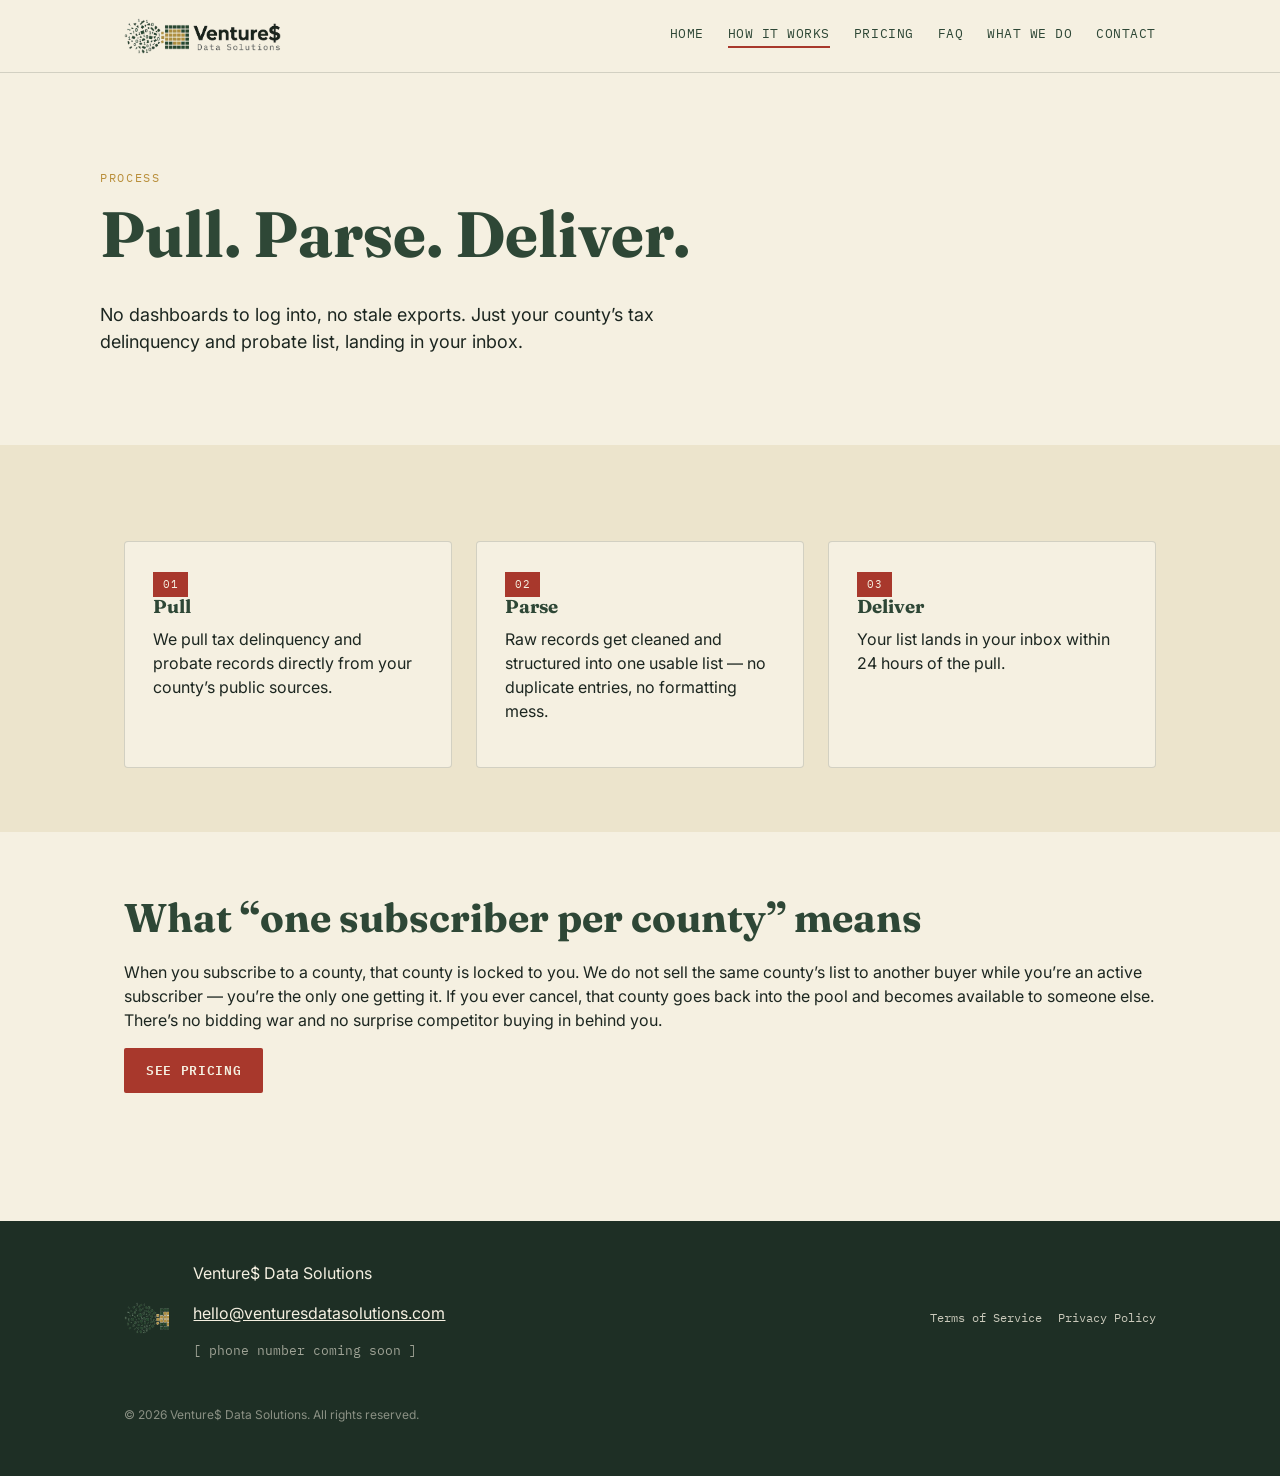
<file: how-it-works.html>
<!DOCTYPE html>
<html lang="en">
<head>
<meta charset="UTF-8">
<meta name="viewport" content="width=device-width, initial-scale=1.0">
<title>How it works — Venture$ Data Solutions</title>
<meta name="description" content="How VDS pulls, parses, and delivers county tax delinquency and probate data — and what one subscriber per county actually means.">
<link rel="icon" type="image/png" href="assets/vds-icon.png">
<link rel="preconnect" href="https://fonts.googleapis.com">
<link rel="preconnect" href="https://fonts.gstatic.com" crossorigin>
<link href="https://fonts.googleapis.com/css2?family=Fraunces:ital,opsz,wght@0,9..144,500;0,9..144,600;0,9..144,700;0,9..144,800;1,9..144,500&family=Inter:wght@400;500;600;700&family=IBM+Plex+Mono:wght@400;500;600&display=swap" rel="stylesheet">
<link rel="stylesheet" href="assets/styles.css">
</head>
<body>
<header class="site-header">
  <div class="container header-inner">
    <a href="index.html" class="brand"><img src="assets/vds-logo.png" alt="Venture$ Data Solutions" class="brand-logo"></a>
    <nav class="site-nav" aria-label="Primary">
      <a href="index.html">Home</a>
      <a href="how-it-works.html" aria-current="page">How it works</a>
      <a href="pricing.html">Pricing</a>
      <a href="faq.html">FAQ</a>
      <a href="what-we-do.html">What We Do</a>
      <a href="contact.html">Contact</a>
    </nav>
  </div>
</header>

<main>
  <section class="hero container">
    <span class="eyebrow">Process</span>
    <h1>Pull. Parse. Deliver.</h1>
    <p class="lede">No dashboards to log into, no stale exports. Just your county&rsquo;s tax delinquency and probate list, landing in your inbox.</p>
  </section>

  <section class="section section-alt">
    <div class="container">
      <div class="card-grid">
        <div class="card">
          <span class="badge">01</span>
          <h3>Pull</h3>
          <p>We pull tax delinquency and probate records directly from your county&rsquo;s public sources.</p>
        </div>
        <div class="card">
          <span class="badge">02</span>
          <h3>Parse</h3>
          <p>Raw records get cleaned and structured into one usable list &mdash; no duplicate entries, no formatting mess.</p>
        </div>
        <div class="card">
          <span class="badge">03</span>
          <h3>Deliver</h3>
          <p>Your list lands in your inbox within 24 hours of the pull.</p>
        </div>
      </div>
    </div>
  </section>

  <section class="section">
    <div class="container">
      <h2>What &ldquo;one subscriber per county&rdquo; means</h2>
      <p class="lede">When you subscribe to a county, that county is locked to you. We do not sell the same county&rsquo;s list to another buyer while you&rsquo;re an active subscriber &mdash; you&rsquo;re the only one getting it. If you ever cancel, that county goes back into the pool and becomes available to someone else. There&rsquo;s no bidding war and no surprise competitor buying in behind you.</p>
      <a href="pricing.html" class="btn btn-primary">See pricing</a>
    </div>
  </section>
</main>

<footer class="site-footer">
  <div class="container footer-inner">
    <img src="assets/vds-icon.png" alt="" class="footer-icon">
    <div class="footer-meta">
      <p class="footer-brand">Venture$ Data Solutions</p>
      <p><a href="mailto:hello@venturesdatasolutions.com">hello@venturesdatasolutions.com</a></p>
      <p class="footer-phone-placeholder">[ phone number coming soon ]</p>
    </div>
    <div class="footer-legal">
      <a href="terms.html">Terms of Service</a>
      <a href="privacy.html">Privacy Policy</a>
    </div>
    <p class="footer-copyright">&copy; 2026 Venture$ Data Solutions. All rights reserved.</p>
  </div>
</footer>
</body>
</html>
</file>
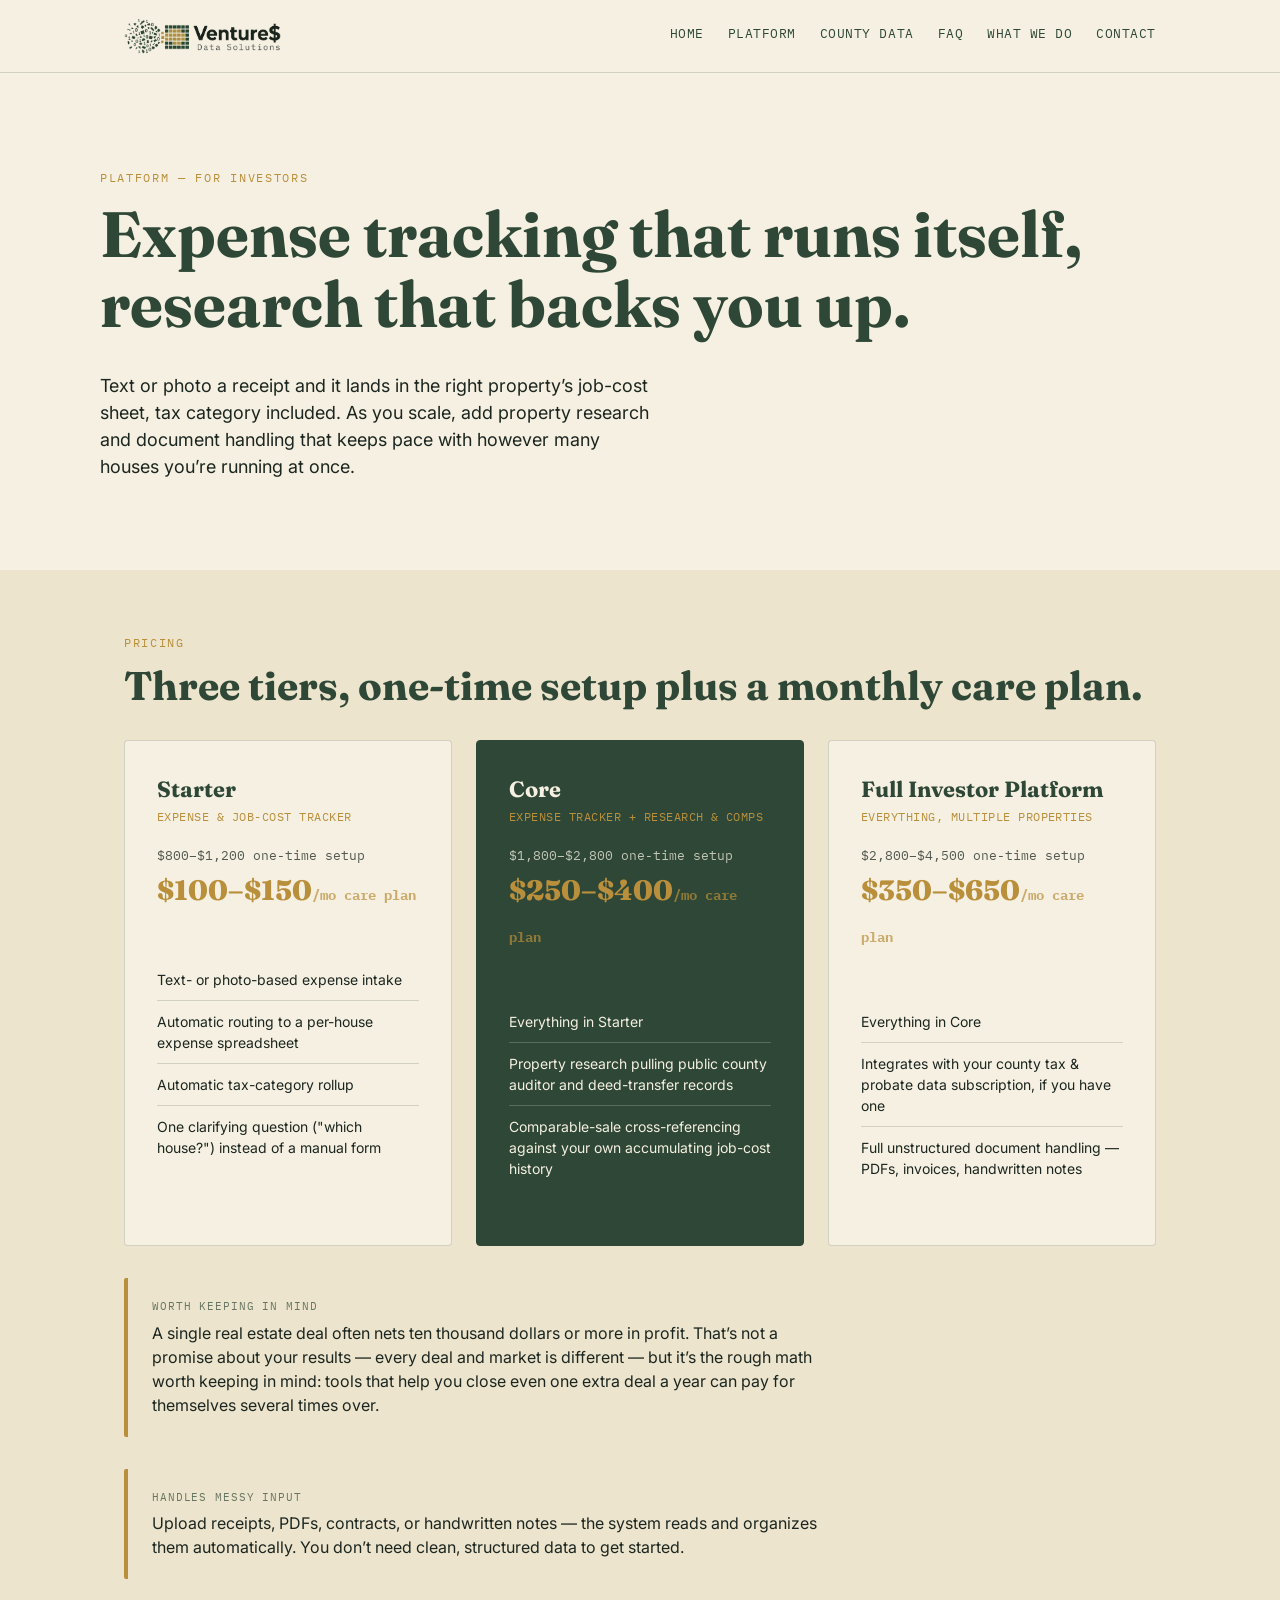
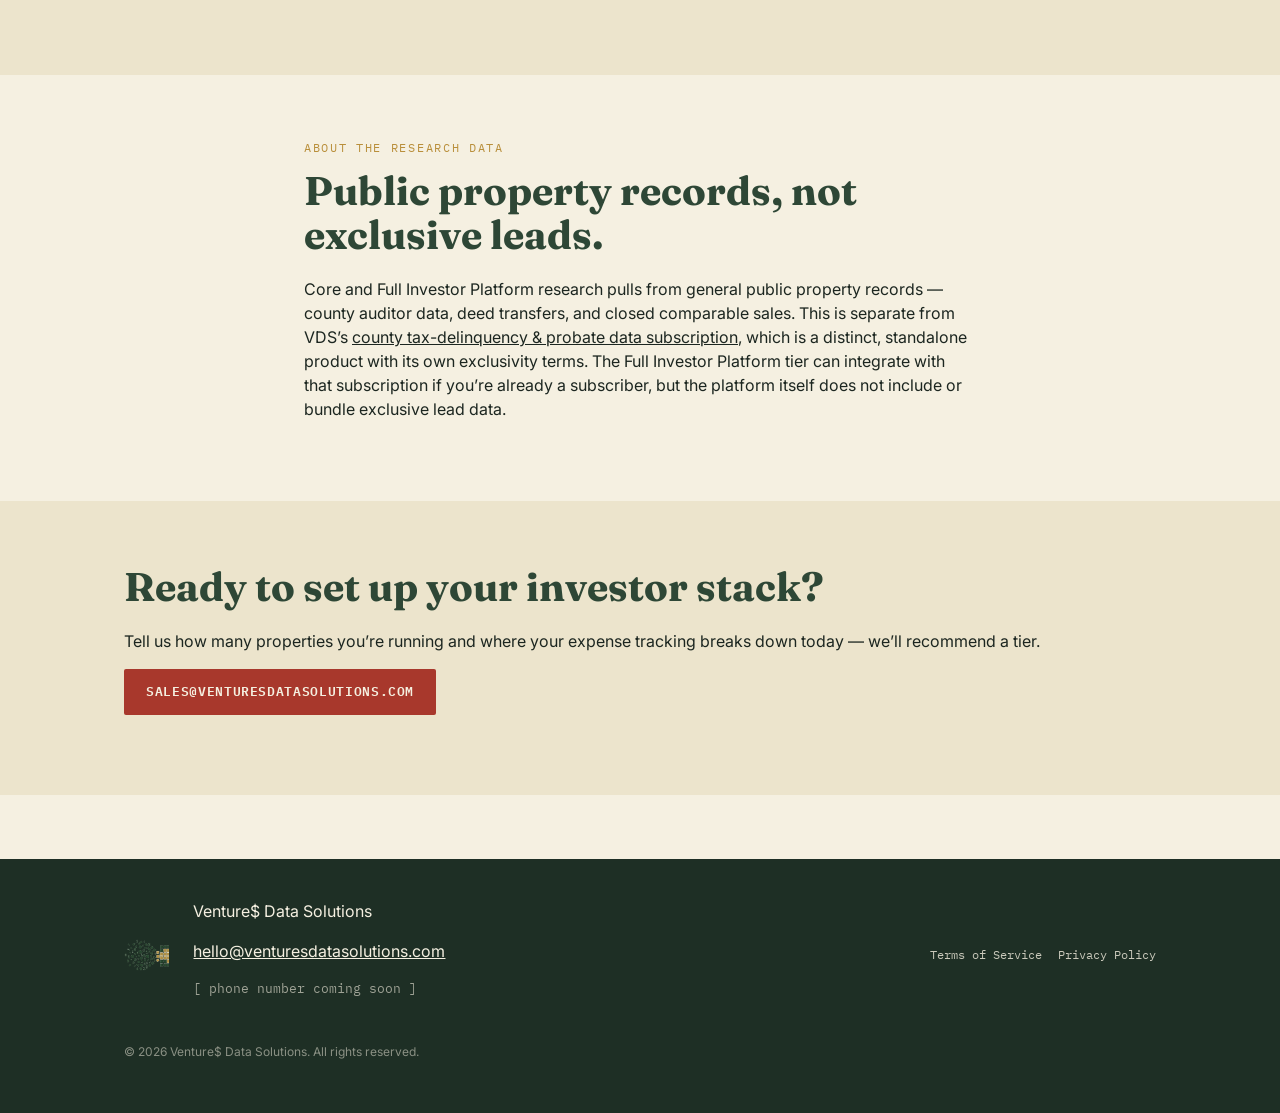
<file: investors.html>
<!DOCTYPE html>
<html lang="en">
<head>
<meta charset="UTF-8">
<meta name="viewport" content="width=device-width, initial-scale=1.0">
<title>For Investors — Venture$ Data Solutions</title>
<meta name="description" content="Expense and job-cost tracking, property research, and document automation for real estate investors. Three tiers, from a $800&ndash;$1,200 starter setup to a full investor platform.">
<link rel="icon" type="image/png" href="assets/vds-icon.png">
<link rel="preconnect" href="https://fonts.googleapis.com">
<link rel="preconnect" href="https://fonts.gstatic.com" crossorigin>
<link href="https://fonts.googleapis.com/css2?family=Fraunces:ital,opsz,wght@0,9..144,500;0,9..144,600;0,9..144,700;0,9..144,800;1,9..144,500&family=Inter:wght@400;500;600;700&family=IBM+Plex+Mono:wght@400;500;600&display=swap" rel="stylesheet">
<link rel="stylesheet" href="assets/styles.css">
</head>
<body>
<header class="site-header">
  <div class="container header-inner">
    <a href="index.html" class="brand"><img src="assets/vds-logo.png" alt="Venture$ Data Solutions" class="brand-logo"></a>
    <nav class="site-nav" aria-label="Primary">
      <a href="index.html">Home</a>
      <a href="platform.html">Platform</a>
      <a href="county-data.html">County Data</a>
      <a href="faq.html">FAQ</a>
      <a href="what-we-do.html">What We Do</a>
      <a href="contact.html">Contact</a>
    </nav>
  </div>
</header>

<main>
  <section class="hero container">
    <span class="eyebrow">Platform &mdash; For Investors</span>
    <h1>Expense tracking that runs itself, research that backs you up.</h1>
    <p class="lede">Text or photo a receipt and it lands in the right property&rsquo;s job-cost sheet, tax category included. As you scale, add property research and document handling that keeps pace with however many houses you&rsquo;re running at once.</p>
  </section>

  <section class="section section-alt">
    <div class="container">
      <span class="eyebrow">Pricing</span>
      <h2>Three tiers, one-time setup plus a monthly care plan.</h2>
      <div class="tier-grid">
        <div class="tier-card">
          <p class="tier-name">Starter</p>
          <p class="tier-tagline">Expense &amp; Job-Cost Tracker</p>
          <div class="tier-price-row">
            <p class="tier-setup">$800&ndash;$1,200 one-time setup</p>
            <p class="tier-care">$100&ndash;$150<span class="unit">/mo care plan</span></p>
          </div>
          <ul class="tier-features">
            <li>Text- or photo-based expense intake</li>
            <li>Automatic routing to a per-house expense spreadsheet</li>
            <li>Automatic tax-category rollup</li>
            <li>One clarifying question ("which house?") instead of a manual form</li>
          </ul>
        </div>
        <div class="tier-card tier-featured">
          <p class="tier-name">Core</p>
          <p class="tier-tagline">Expense Tracker + Research &amp; Comps</p>
          <div class="tier-price-row">
            <p class="tier-setup">$1,800&ndash;$2,800 one-time setup</p>
            <p class="tier-care">$250&ndash;$400<span class="unit">/mo care plan</span></p>
          </div>
          <ul class="tier-features">
            <li>Everything in Starter</li>
            <li>Property research pulling public county auditor and deed-transfer records</li>
            <li>Comparable-sale cross-referencing against your own accumulating job-cost history</li>
          </ul>
        </div>
        <div class="tier-card">
          <p class="tier-name">Full Investor Platform</p>
          <p class="tier-tagline">Everything, multiple properties</p>
          <div class="tier-price-row">
            <p class="tier-setup">$2,800&ndash;$4,500 one-time setup</p>
            <p class="tier-care">$350&ndash;$650<span class="unit">/mo care plan</span></p>
          </div>
          <ul class="tier-features">
            <li>Everything in Core</li>
            <li>Integrates with your county tax &amp; probate data subscription, if you have one</li>
            <li>Full unstructured document handling &mdash; PDFs, invoices, handwritten notes</li>
          </ul>
        </div>
      </div>

      <div class="callout" style="max-width:720px;">
        <span class="callout-label">Worth keeping in mind</span>
        <p>A single real estate deal often nets ten thousand dollars or more in profit. That&rsquo;s not a promise about your results &mdash; every deal and market is different &mdash; but it&rsquo;s the rough math worth keeping in mind: tools that help you close even one extra deal a year can pay for themselves several times over.</p>
      </div>

      <div class="callout" style="max-width:720px;">
        <span class="callout-label">Handles messy input</span>
        <p>Upload receipts, PDFs, contracts, or handwritten notes &mdash; the system reads and organizes them automatically. You don&rsquo;t need clean, structured data to get started.</p>
      </div>
    </div>
  </section>

  <section class="section">
    <div class="container" style="max-width:720px;">
      <span class="eyebrow">About the research data</span>
      <h2>Public property records, not exclusive leads.</h2>
      <p class="lede">Core and Full Investor Platform research pulls from general public property records &mdash; county auditor data, deed transfers, and closed comparable sales. This is separate from VDS&rsquo;s <a href="county-data.html">county tax-delinquency &amp; probate data subscription</a>, which is a distinct, standalone product with its own exclusivity terms. The Full Investor Platform tier can integrate with that subscription if you&rsquo;re already a subscriber, but the platform itself does not include or bundle exclusive lead data.</p>
    </div>
  </section>

  <section class="section section-alt">
    <div class="container">
      <h2>Ready to set up your investor stack?</h2>
      <p class="lede">Tell us how many properties you&rsquo;re running and where your expense tracking breaks down today &mdash; we&rsquo;ll recommend a tier.</p>
      <p><a href="mailto:sales@venturesdatasolutions.com" class="btn btn-primary">sales@venturesdatasolutions.com</a></p>
    </div>
  </section>
</main>

<footer class="site-footer">
  <div class="container footer-inner">
    <img src="assets/vds-icon.png" alt="" class="footer-icon">
    <div class="footer-meta">
      <p class="footer-brand">Venture$ Data Solutions</p>
      <p><a href="mailto:hello@venturesdatasolutions.com">hello@venturesdatasolutions.com</a></p>
      <p class="footer-phone-placeholder">[ phone number coming soon ]</p>
    </div>
    <div class="footer-legal">
      <a href="terms.html">Terms of Service</a>
      <a href="privacy.html">Privacy Policy</a>
    </div>
    <p class="footer-copyright">&copy; 2026 Venture$ Data Solutions. All rights reserved.</p>
  </div>
</footer>
</body>
</html>
</file>
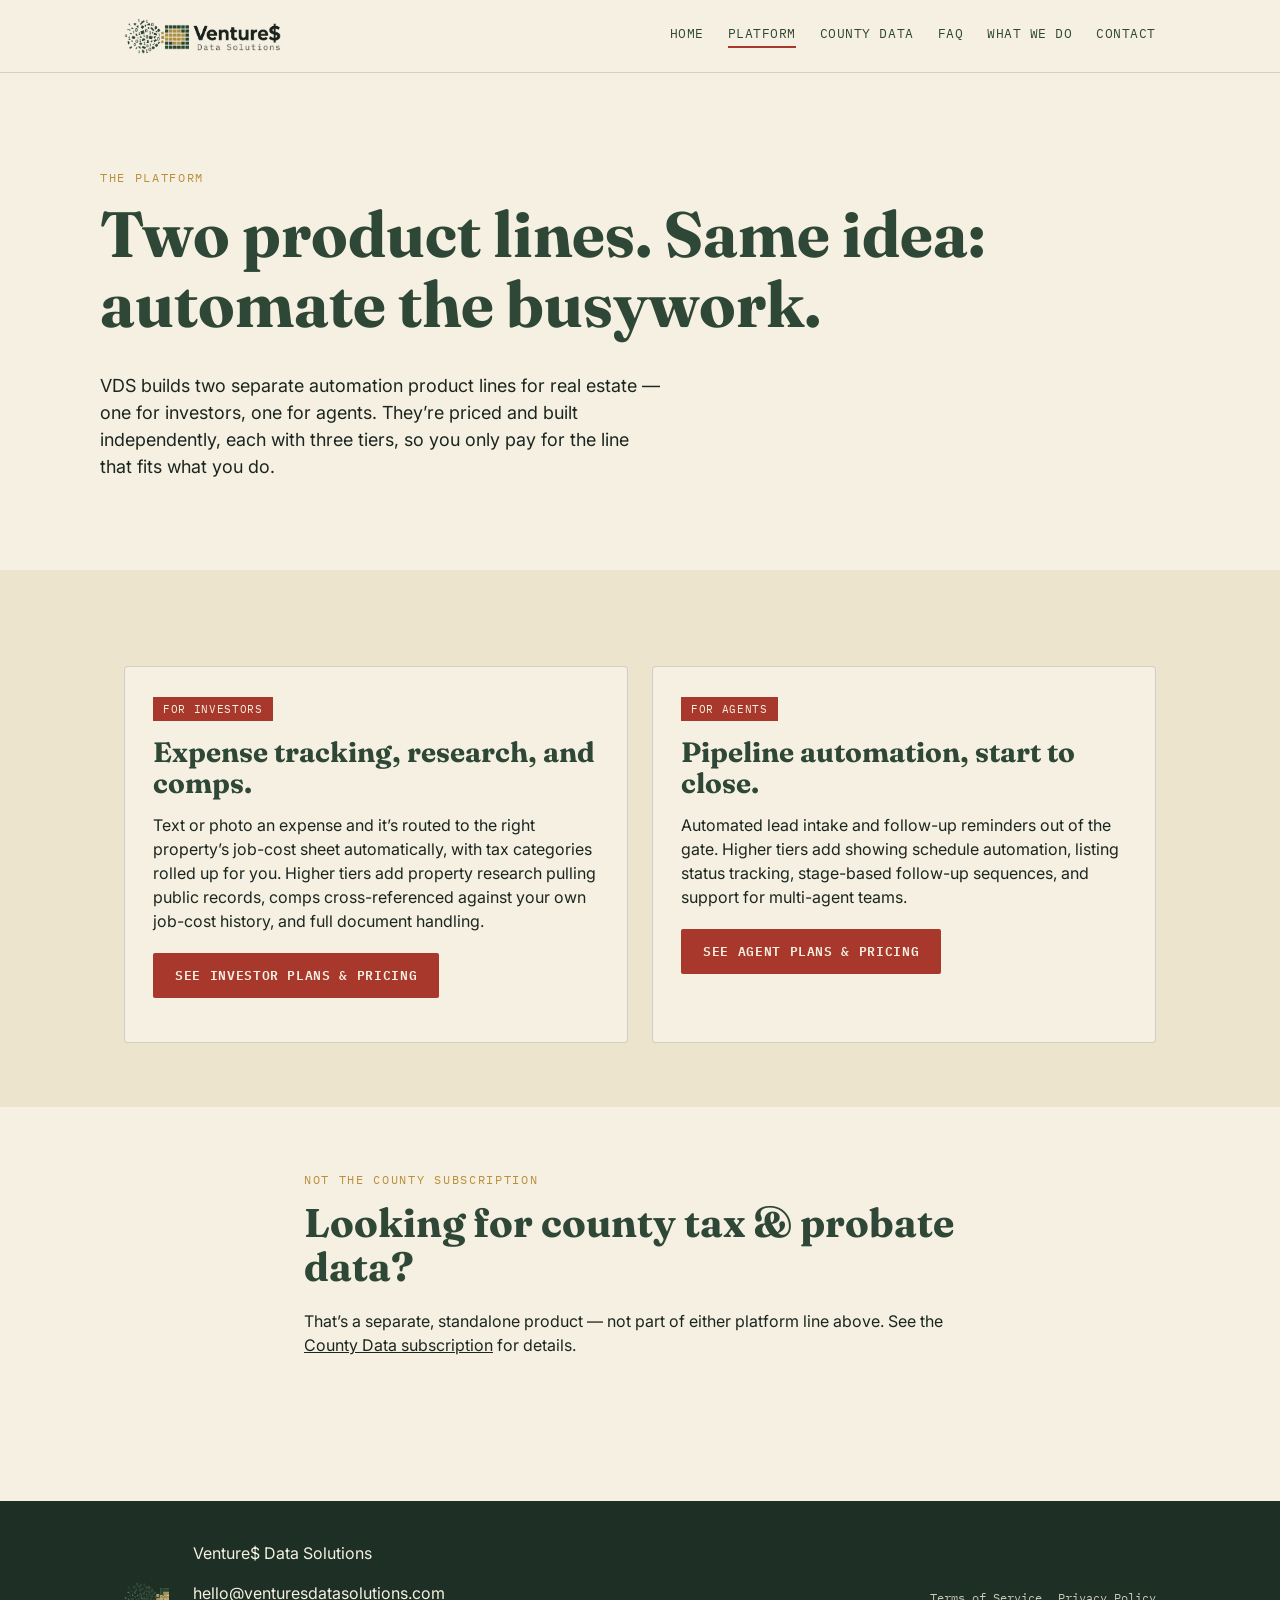
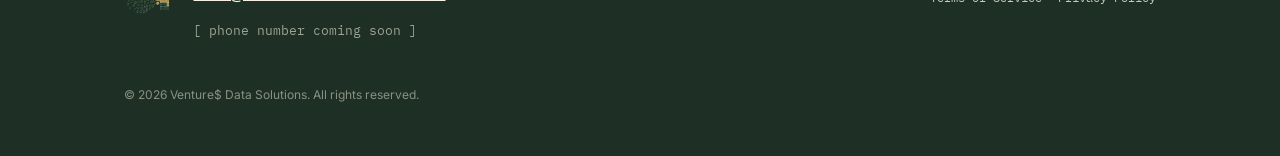
<file: platform.html>
<!DOCTYPE html>
<html lang="en">
<head>
<meta charset="UTF-8">
<meta name="viewport" content="width=device-width, initial-scale=1.0">
<title>Platform — Venture$ Data Solutions</title>
<meta name="description" content="Two automation product lines built for real estate: one for investors, one for agents. Each with three tiers, from a simple starter to a full platform.">
<link rel="icon" type="image/png" href="assets/vds-icon.png">
<link rel="preconnect" href="https://fonts.googleapis.com">
<link rel="preconnect" href="https://fonts.gstatic.com" crossorigin>
<link href="https://fonts.googleapis.com/css2?family=Fraunces:ital,opsz,wght@0,9..144,500;0,9..144,600;0,9..144,700;0,9..144,800;1,9..144,500&family=Inter:wght@400;500;600;700&family=IBM+Plex+Mono:wght@400;500;600&display=swap" rel="stylesheet">
<link rel="stylesheet" href="assets/styles.css">
</head>
<body>
<header class="site-header">
  <div class="container header-inner">
    <a href="index.html" class="brand"><img src="assets/vds-logo.png" alt="Venture$ Data Solutions" class="brand-logo"></a>
    <nav class="site-nav" aria-label="Primary">
      <a href="index.html">Home</a>
      <a href="platform.html" aria-current="page">Platform</a>
      <a href="county-data.html">County Data</a>
      <a href="faq.html">FAQ</a>
      <a href="what-we-do.html">What We Do</a>
      <a href="contact.html">Contact</a>
    </nav>
  </div>
</header>

<main>
  <section class="hero container">
    <span class="eyebrow">The Platform</span>
    <h1>Two product lines. Same idea: automate the busywork.</h1>
    <p class="lede">VDS builds two separate automation product lines for real estate &mdash; one for investors, one for agents. They&rsquo;re priced and built independently, each with three tiers, so you only pay for the line that fits what you do.</p>
  </section>

  <section class="section section-alt">
    <div class="container">
      <div class="card-grid">
        <div class="card">
          <span class="badge">For Investors</span>
          <h2 style="margin-top:16px; font-size:28px;">Expense tracking, research, and comps.</h2>
          <p>Text or photo an expense and it&rsquo;s routed to the right property&rsquo;s job-cost sheet automatically, with tax categories rolled up for you. Higher tiers add property research pulling public records, comps cross-referenced against your own job-cost history, and full document handling.</p>
          <p style="margin-top:20px;"><a href="investors.html" class="btn btn-primary">See Investor plans &amp; pricing</a></p>
        </div>
        <div class="card">
          <span class="badge">For Agents</span>
          <h2 style="margin-top:16px; font-size:28px;">Pipeline automation, start to close.</h2>
          <p>Automated lead intake and follow-up reminders out of the gate. Higher tiers add showing schedule automation, listing status tracking, stage-based follow-up sequences, and support for multi-agent teams.</p>
          <p style="margin-top:20px;"><a href="agents.html" class="btn btn-primary">See Agent plans &amp; pricing</a></p>
        </div>
      </div>
    </div>
  </section>

  <section class="section">
    <div class="container" style="max-width:720px;">
      <span class="eyebrow">Not the county subscription</span>
      <h2>Looking for county tax &amp; probate data?</h2>
      <p class="lede">That&rsquo;s a separate, standalone product &mdash; not part of either platform line above. See the <a href="county-data.html">County Data subscription</a> for details.</p>
    </div>
  </section>
</main>

<footer class="site-footer">
  <div class="container footer-inner">
    <img src="assets/vds-icon.png" alt="" class="footer-icon">
    <div class="footer-meta">
      <p class="footer-brand">Venture$ Data Solutions</p>
      <p><a href="mailto:hello@venturesdatasolutions.com">hello@venturesdatasolutions.com</a></p>
      <p class="footer-phone-placeholder">[ phone number coming soon ]</p>
    </div>
    <div class="footer-legal">
      <a href="terms.html">Terms of Service</a>
      <a href="privacy.html">Privacy Policy</a>
    </div>
    <p class="footer-copyright">&copy; 2026 Venture$ Data Solutions. All rights reserved.</p>
  </div>
</footer>
</body>
</html>
</file>
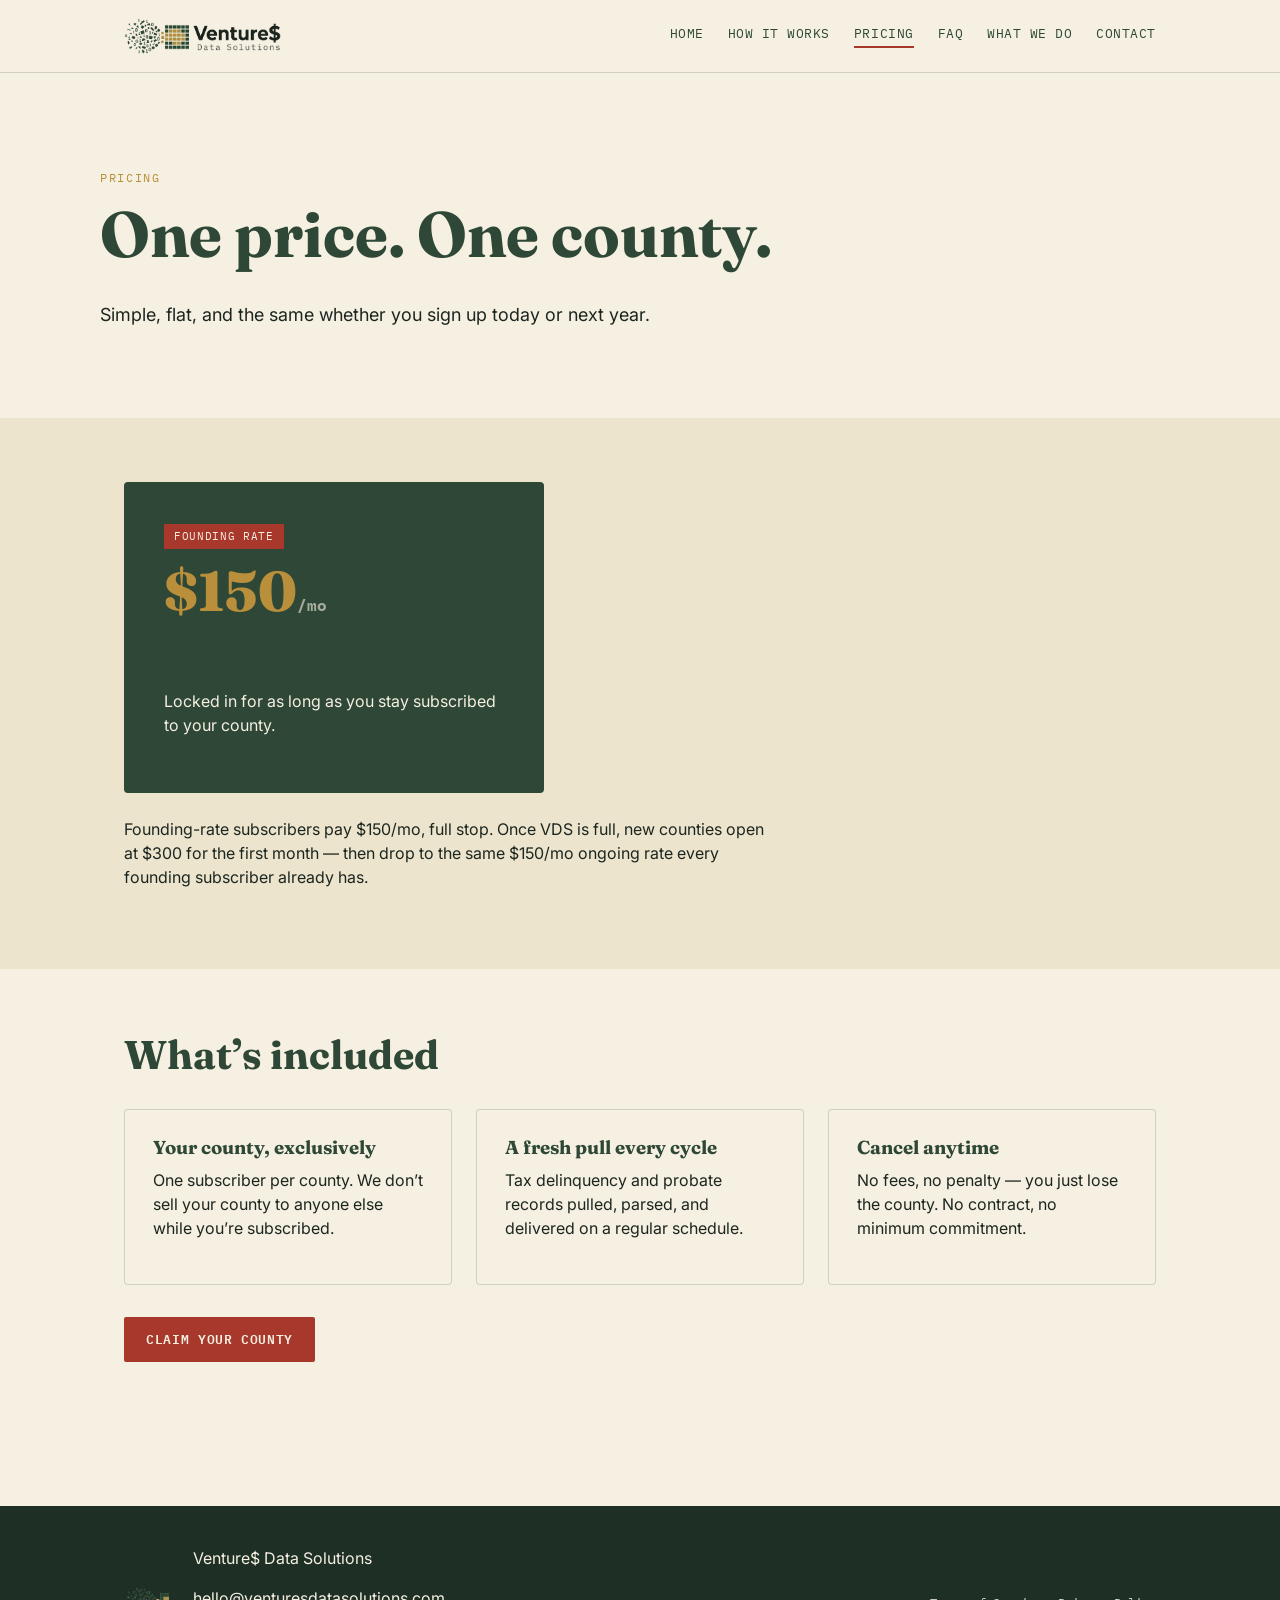
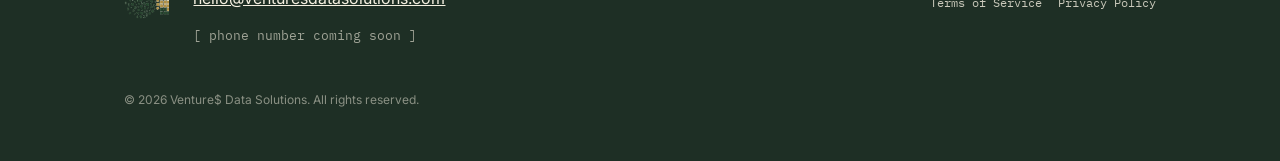
<file: pricing.html>
<!DOCTYPE html>
<html lang="en">
<head>
<meta charset="UTF-8">
<meta name="viewport" content="width=device-width, initial-scale=1.0">
<title>Pricing — Venture$ Data Solutions</title>
<meta name="description" content="$150/mo for exclusive access to your county's tax delinquency and probate data. Founding rate, cancel anytime, no fees.">
<link rel="icon" type="image/png" href="assets/vds-icon.png">
<link rel="preconnect" href="https://fonts.googleapis.com">
<link rel="preconnect" href="https://fonts.gstatic.com" crossorigin>
<link href="https://fonts.googleapis.com/css2?family=Fraunces:ital,opsz,wght@0,9..144,500;0,9..144,600;0,9..144,700;0,9..144,800;1,9..144,500&family=Inter:wght@400;500;600;700&family=IBM+Plex+Mono:wght@400;500;600&display=swap" rel="stylesheet">
<link rel="stylesheet" href="assets/styles.css">
</head>
<body>
<header class="site-header">
  <div class="container header-inner">
    <a href="index.html" class="brand"><img src="assets/vds-logo.png" alt="Venture$ Data Solutions" class="brand-logo"></a>
    <nav class="site-nav" aria-label="Primary">
      <a href="index.html">Home</a>
      <a href="how-it-works.html">How it works</a>
      <a href="pricing.html" aria-current="page">Pricing</a>
      <a href="faq.html">FAQ</a>
      <a href="what-we-do.html">What We Do</a>
      <a href="contact.html">Contact</a>
    </nav>
  </div>
</header>

<main>
  <section class="hero container">
    <span class="eyebrow">Pricing</span>
    <h1>One price. One county.</h1>
    <p class="lede">Simple, flat, and the same whether you sign up today or next year.</p>
  </section>

  <section class="section section-alt">
    <div class="container">
      <div class="price-card">
        <span class="badge">Founding rate</span>
        <p class="amount">$150<span class="unit">/mo</span></p>
        <p>Locked in for as long as you stay subscribed to your county.</p>
      </div>
      <p style="margin-top:24px; max-width:640px;">Founding-rate subscribers pay $150/mo, full stop. Once VDS is full, new counties open at $300 for the first month &mdash; then drop to the same $150/mo ongoing rate every founding subscriber already has.</p>
    </div>
  </section>

  <section class="section">
    <div class="container">
      <h2>What&rsquo;s included</h2>
      <div class="card-grid">
        <div class="card">
          <h3>Your county, exclusively</h3>
          <p>One subscriber per county. We don&rsquo;t sell your county to anyone else while you&rsquo;re subscribed.</p>
        </div>
        <div class="card">
          <h3>A fresh pull every cycle</h3>
          <p>Tax delinquency and probate records pulled, parsed, and delivered on a regular schedule.</p>
        </div>
        <div class="card">
          <h3>Cancel anytime</h3>
          <p>No fees, no penalty &mdash; you just lose the county. No contract, no minimum commitment.</p>
        </div>
      </div>
      <p style="margin-top:32px;"><a href="purchase.html" class="btn btn-primary">Claim your county</a></p>
    </div>
  </section>
</main>

<footer class="site-footer">
  <div class="container footer-inner">
    <img src="assets/vds-icon.png" alt="" class="footer-icon">
    <div class="footer-meta">
      <p class="footer-brand">Venture$ Data Solutions</p>
      <p><a href="mailto:hello@venturesdatasolutions.com">hello@venturesdatasolutions.com</a></p>
      <p class="footer-phone-placeholder">[ phone number coming soon ]</p>
    </div>
    <div class="footer-legal">
      <a href="terms.html">Terms of Service</a>
      <a href="privacy.html">Privacy Policy</a>
    </div>
    <p class="footer-copyright">&copy; 2026 Venture$ Data Solutions. All rights reserved.</p>
  </div>
</footer>
</body>
</html>
</file>
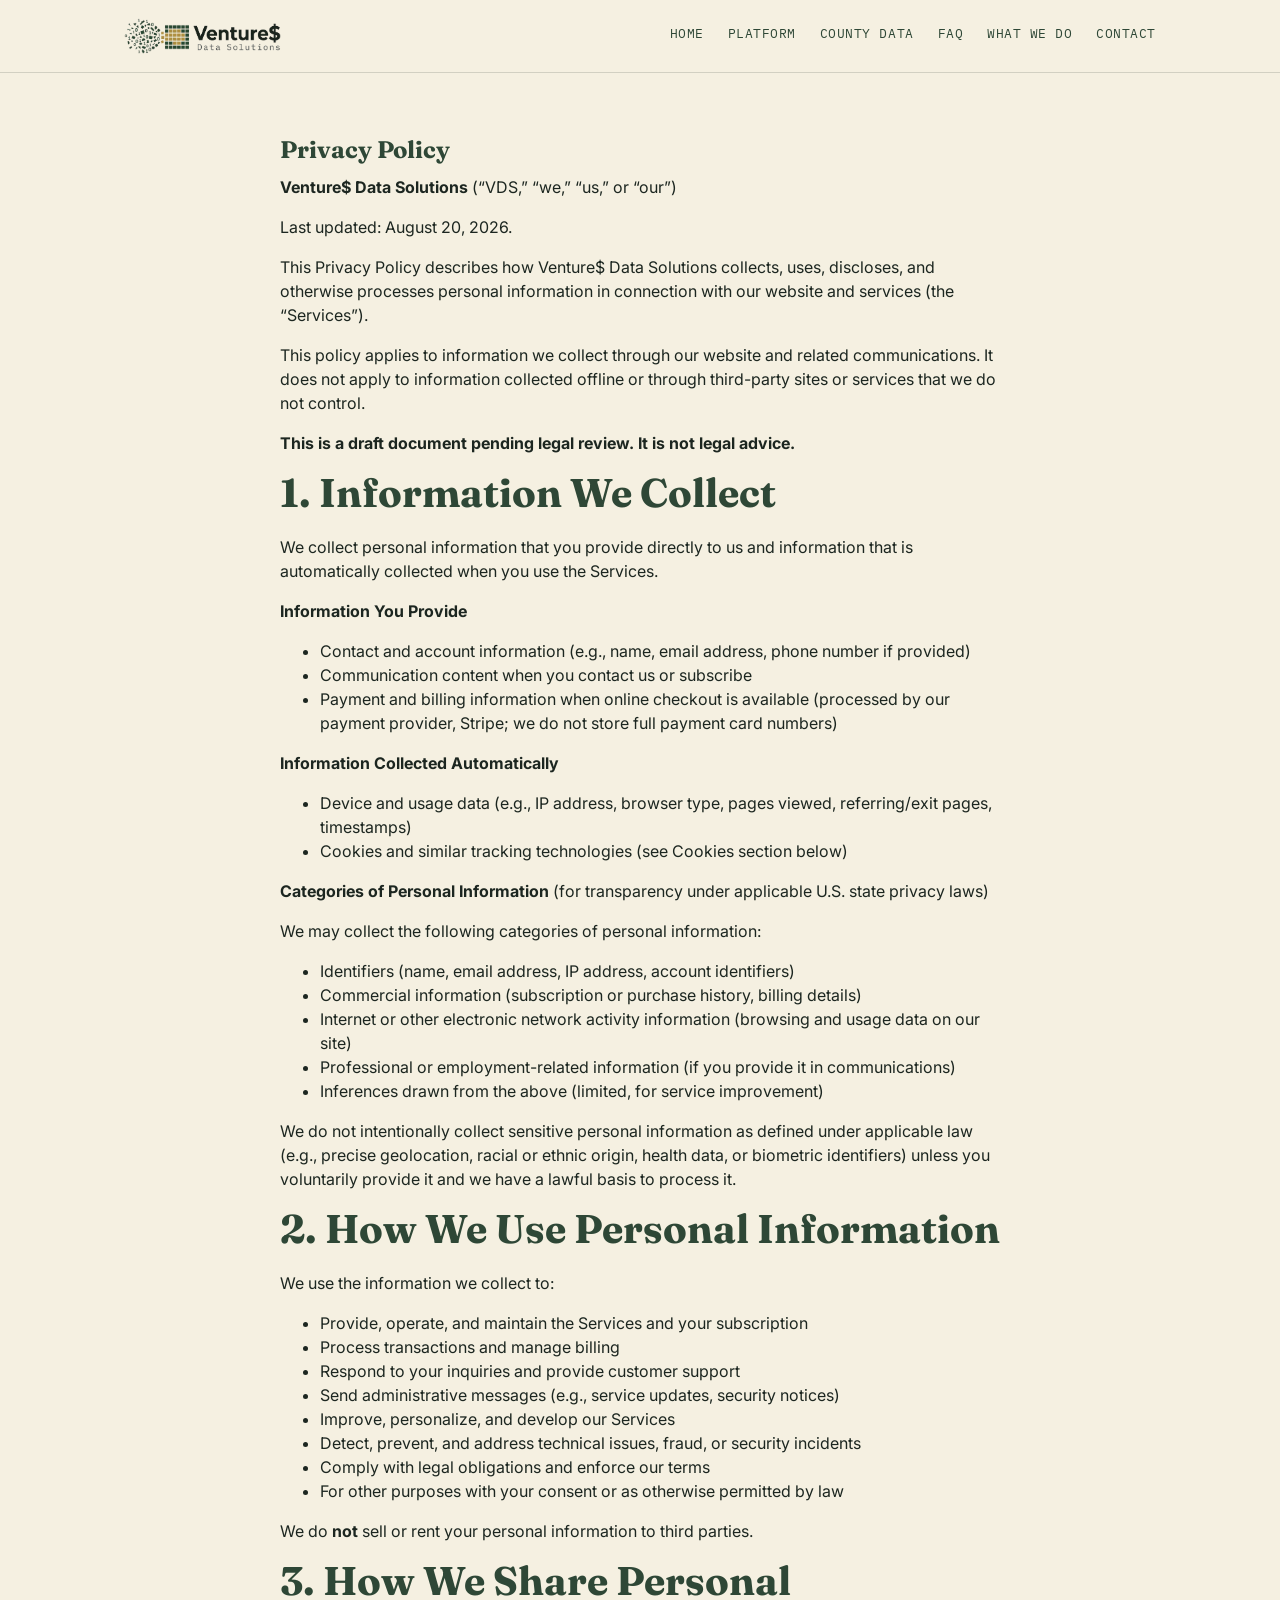
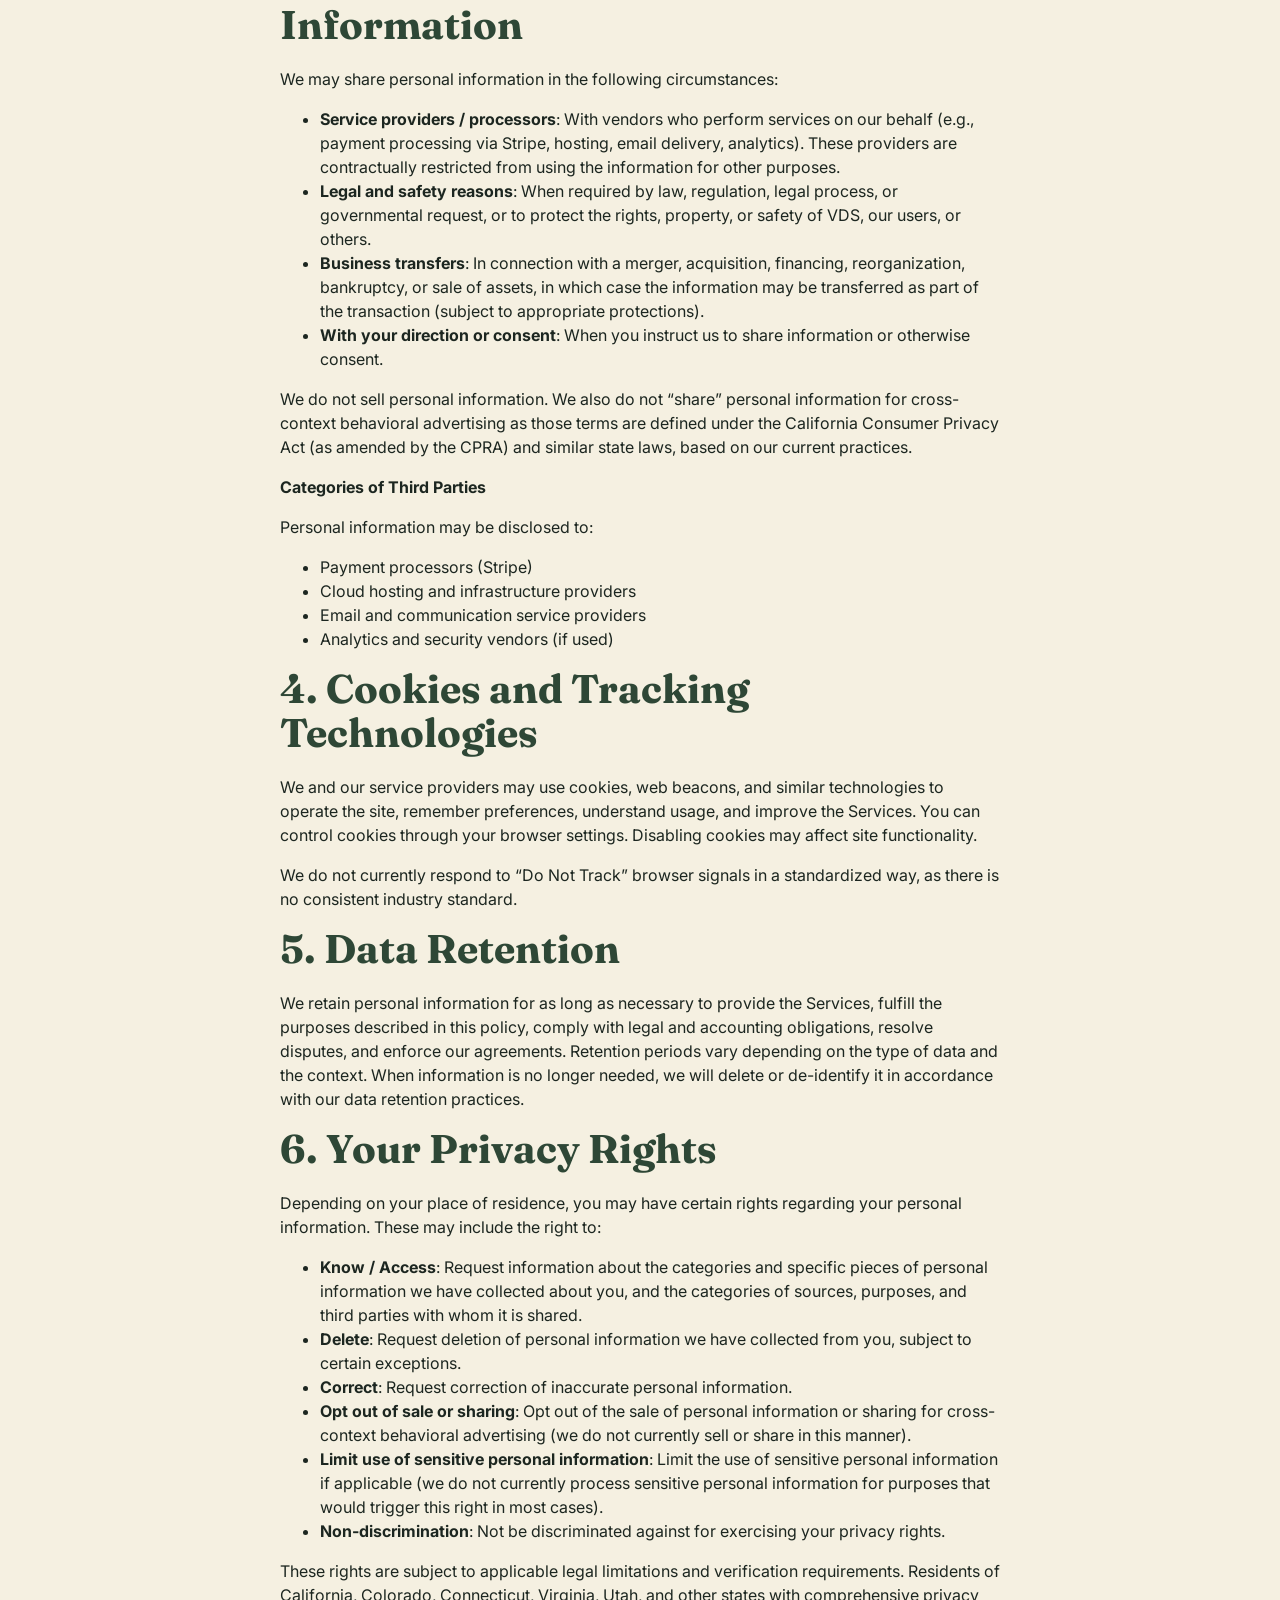
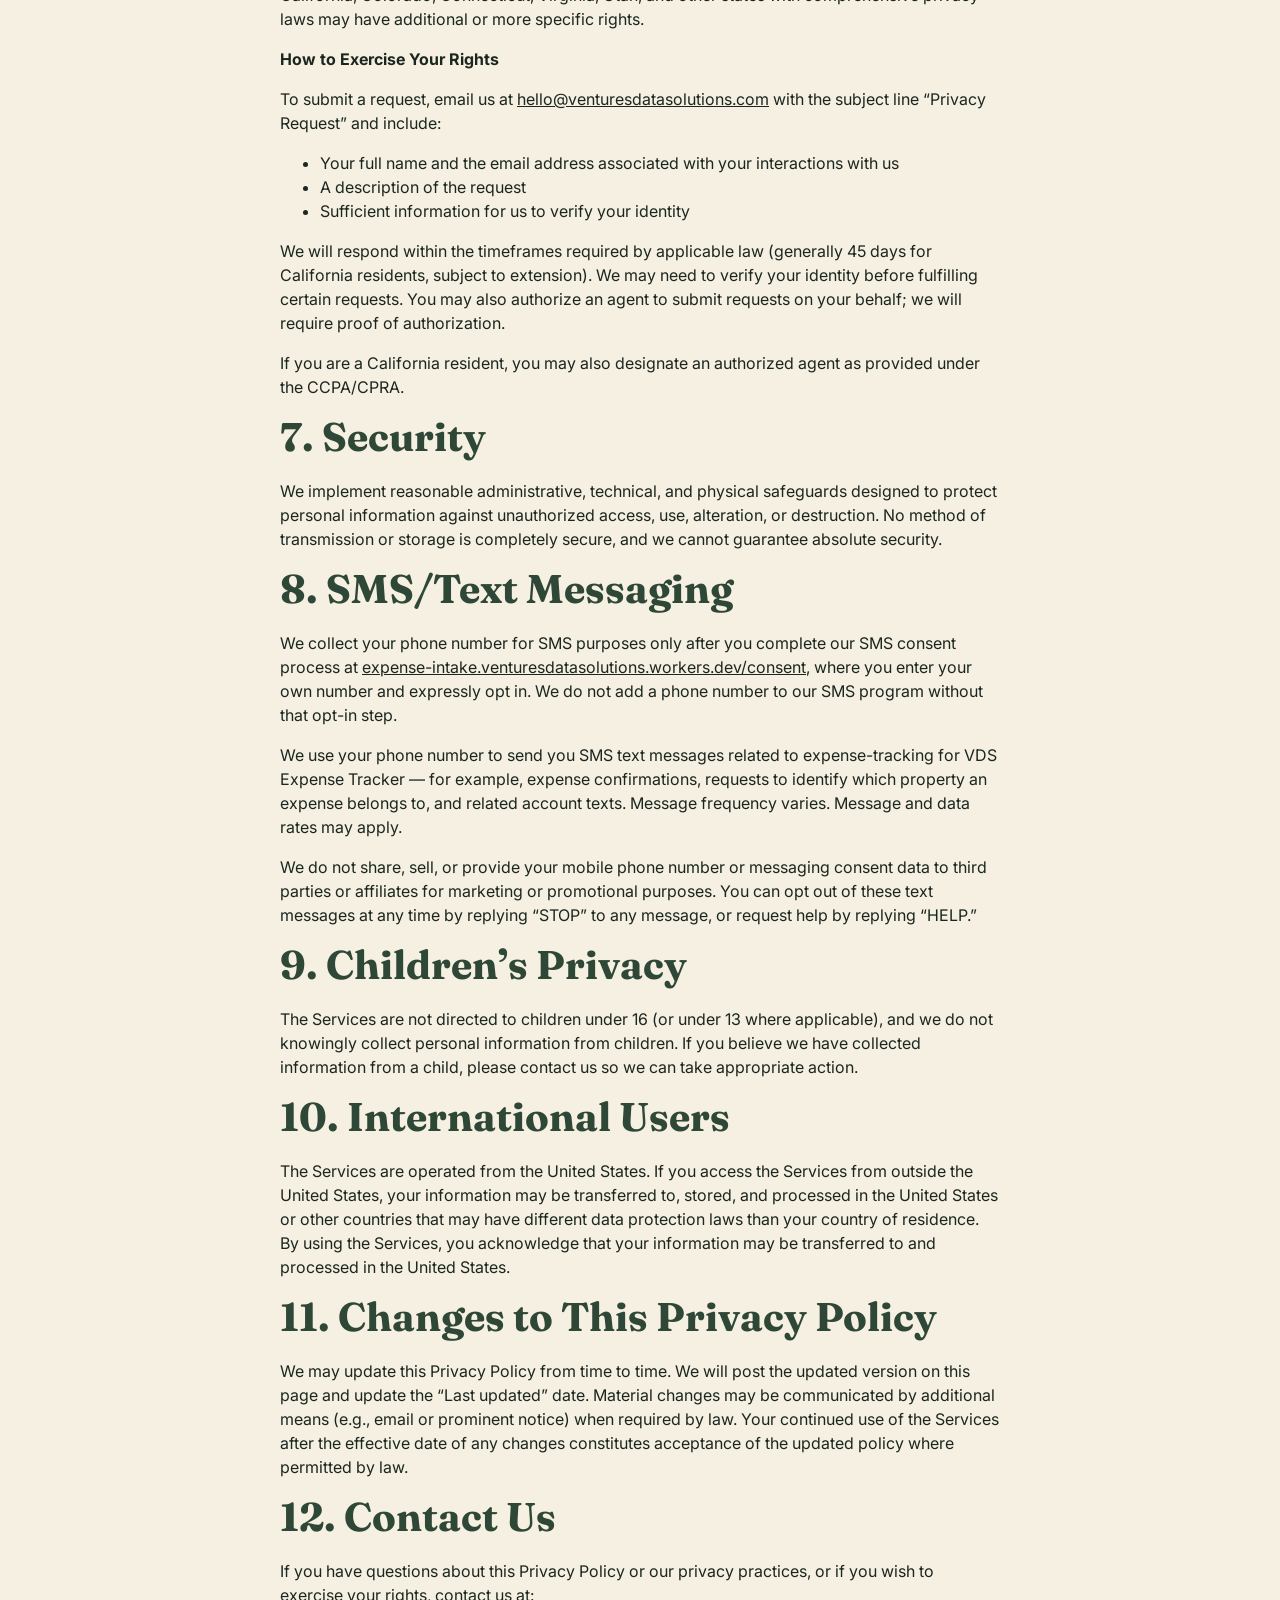
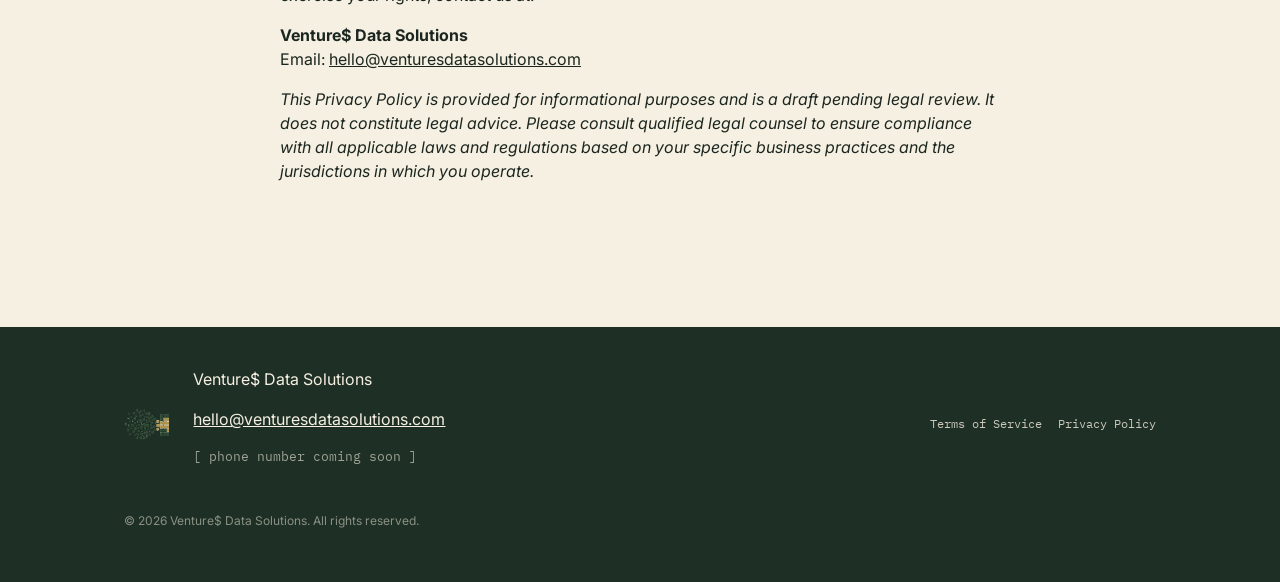
<file: privacy.html>
<!DOCTYPE html>
<html lang="en">
<head>
<meta charset="UTF-8">
<meta name="viewport" content="width=device-width, initial-scale=1.0">
<title>Privacy Policy — Venture$ Data Solutions</title>
<meta name="description" content="Privacy Policy for Venture$ Data Solutions (draft, pending legal review).">
<link rel="icon" type="image/png" href="assets/vds-icon.png">
<link rel="preconnect" href="https://fonts.googleapis.com">
<link rel="preconnect" href="https://fonts.gstatic.com" crossorigin>
<link href="https://fonts.googleapis.com/css2?family=Fraunces:ital,opsz,wght@0,9..144,500;0,9..144,600;0,9..144,700;0,9..144,800;1,9..144,500&family=Inter:wght@400;500;600;700&family=IBM+Plex+Mono:wght@400;500;600&display=swap" rel="stylesheet">
<link rel="stylesheet" href="assets/styles.css">
</head>
<body>
<header class="site-header">
  <div class="container header-inner">
    <a href="index.html" class="brand"><img src="assets/vds-logo.png" alt="Venture$ Data Solutions" class="brand-logo"></a>
    <nav class="site-nav" aria-label="Primary">
      <a href="index.html">Home</a>
      <a href="platform.html">Platform</a>
      <a href="county-data.html">County Data</a>
      <a href="faq.html">FAQ</a>
      <a href="what-we-do.html">What We Do</a>
      <a href="contact.html">Contact</a>
    </nav>
  </div>
</header>

<main>
  <section class="section container" style="max-width:720px;">
    <h1>Privacy Policy</h1>
    <p><strong>Venture$ Data Solutions</strong> (&ldquo;VDS,&rdquo; &ldquo;we,&rdquo; &ldquo;us,&rdquo; or &ldquo;our&rdquo;)</p>
    <p>Last updated: August 20, 2026.</p>
    <p>This Privacy Policy describes how Venture$ Data Solutions collects, uses, discloses, and otherwise processes personal information in connection with our website and services (the &ldquo;Services&rdquo;).</p>
    <p>This policy applies to information we collect through our website and related communications. It does not apply to information collected offline or through third-party sites or services that we do not control.</p>
    <p><strong>This is a draft document pending legal review. It is not legal advice.</strong></p>

    <h2>1. Information We Collect</h2>
    <p>We collect personal information that you provide directly to us and information that is automatically collected when you use the Services.</p>

    <p><strong>Information You Provide</strong></p>
    <ul>
      <li>Contact and account information (e.g., name, email address, phone number if provided)</li>
      <li>Communication content when you contact us or subscribe</li>
      <li>Payment and billing information when online checkout is available (processed by our payment provider, Stripe; we do not store full payment card numbers)</li>
    </ul>

    <p><strong>Information Collected Automatically</strong></p>
    <ul>
      <li>Device and usage data (e.g., IP address, browser type, pages viewed, referring/exit pages, timestamps)</li>
      <li>Cookies and similar tracking technologies (see Cookies section below)</li>
    </ul>

    <p><strong>Categories of Personal Information</strong> (for transparency under applicable U.S. state privacy laws)</p>
    <p>We may collect the following categories of personal information:</p>
    <ul>
      <li>Identifiers (name, email address, IP address, account identifiers)</li>
      <li>Commercial information (subscription or purchase history, billing details)</li>
      <li>Internet or other electronic network activity information (browsing and usage data on our site)</li>
      <li>Professional or employment-related information (if you provide it in communications)</li>
      <li>Inferences drawn from the above (limited, for service improvement)</li>
    </ul>
    <p>We do not intentionally collect sensitive personal information as defined under applicable law (e.g., precise geolocation, racial or ethnic origin, health data, or biometric identifiers) unless you voluntarily provide it and we have a lawful basis to process it.</p>

    <h2>2. How We Use Personal Information</h2>
    <p>We use the information we collect to:</p>
    <ul>
      <li>Provide, operate, and maintain the Services and your subscription</li>
      <li>Process transactions and manage billing</li>
      <li>Respond to your inquiries and provide customer support</li>
      <li>Send administrative messages (e.g., service updates, security notices)</li>
      <li>Improve, personalize, and develop our Services</li>
      <li>Detect, prevent, and address technical issues, fraud, or security incidents</li>
      <li>Comply with legal obligations and enforce our terms</li>
      <li>For other purposes with your consent or as otherwise permitted by law</li>
    </ul>
    <p>We do <strong>not</strong> sell or rent your personal information to third parties.</p>

    <h2>3. How We Share Personal Information</h2>
    <p>We may share personal information in the following circumstances:</p>
    <ul>
      <li><strong>Service providers / processors</strong>: With vendors who perform services on our behalf (e.g., payment processing via Stripe, hosting, email delivery, analytics). These providers are contractually restricted from using the information for other purposes.</li>
      <li><strong>Legal and safety reasons</strong>: When required by law, regulation, legal process, or governmental request, or to protect the rights, property, or safety of VDS, our users, or others.</li>
      <li><strong>Business transfers</strong>: In connection with a merger, acquisition, financing, reorganization, bankruptcy, or sale of assets, in which case the information may be transferred as part of the transaction (subject to appropriate protections).</li>
      <li><strong>With your direction or consent</strong>: When you instruct us to share information or otherwise consent.</li>
    </ul>
    <p>We do not sell personal information. We also do not &ldquo;share&rdquo; personal information for cross-context behavioral advertising as those terms are defined under the California Consumer Privacy Act (as amended by the CPRA) and similar state laws, based on our current practices.</p>

    <p><strong>Categories of Third Parties</strong></p>
    <p>Personal information may be disclosed to:</p>
    <ul>
      <li>Payment processors (Stripe)</li>
      <li>Cloud hosting and infrastructure providers</li>
      <li>Email and communication service providers</li>
      <li>Analytics and security vendors (if used)</li>
    </ul>

    <h2>4. Cookies and Tracking Technologies</h2>
    <p>We and our service providers may use cookies, web beacons, and similar technologies to operate the site, remember preferences, understand usage, and improve the Services. You can control cookies through your browser settings. Disabling cookies may affect site functionality.</p>
    <p>We do not currently respond to &ldquo;Do Not Track&rdquo; browser signals in a standardized way, as there is no consistent industry standard.</p>

    <h2>5. Data Retention</h2>
    <p>We retain personal information for as long as necessary to provide the Services, fulfill the purposes described in this policy, comply with legal and accounting obligations, resolve disputes, and enforce our agreements. Retention periods vary depending on the type of data and the context. When information is no longer needed, we will delete or de-identify it in accordance with our data retention practices.</p>

    <h2>6. Your Privacy Rights</h2>
    <p>Depending on your place of residence, you may have certain rights regarding your personal information. These may include the right to:</p>
    <ul>
      <li><strong>Know / Access</strong>: Request information about the categories and specific pieces of personal information we have collected about you, and the categories of sources, purposes, and third parties with whom it is shared.</li>
      <li><strong>Delete</strong>: Request deletion of personal information we have collected from you, subject to certain exceptions.</li>
      <li><strong>Correct</strong>: Request correction of inaccurate personal information.</li>
      <li><strong>Opt out of sale or sharing</strong>: Opt out of the sale of personal information or sharing for cross-context behavioral advertising (we do not currently sell or share in this manner).</li>
      <li><strong>Limit use of sensitive personal information</strong>: Limit the use of sensitive personal information if applicable (we do not currently process sensitive personal information for purposes that would trigger this right in most cases).</li>
      <li><strong>Non-discrimination</strong>: Not be discriminated against for exercising your privacy rights.</li>
    </ul>
    <p>These rights are subject to applicable legal limitations and verification requirements. Residents of California, Colorado, Connecticut, Virginia, Utah, and other states with comprehensive privacy laws may have additional or more specific rights.</p>

    <p><strong>How to Exercise Your Rights</strong></p>
    <p>To submit a request, email us at <a href="mailto:hello@venturesdatasolutions.com">hello@venturesdatasolutions.com</a> with the subject line &ldquo;Privacy Request&rdquo; and include:</p>
    <ul>
      <li>Your full name and the email address associated with your interactions with us</li>
      <li>A description of the request</li>
      <li>Sufficient information for us to verify your identity</li>
    </ul>
    <p>We will respond within the timeframes required by applicable law (generally 45 days for California residents, subject to extension). We may need to verify your identity before fulfilling certain requests. You may also authorize an agent to submit requests on your behalf; we will require proof of authorization.</p>
    <p>If you are a California resident, you may also designate an authorized agent as provided under the CCPA/CPRA.</p>

    <h2>7. Security</h2>
    <p>We implement reasonable administrative, technical, and physical safeguards designed to protect personal information against unauthorized access, use, alteration, or destruction. No method of transmission or storage is completely secure, and we cannot guarantee absolute security.</p>

    <h2>8. SMS/Text Messaging</h2>
    <p>We collect your phone number for SMS purposes only after you complete our SMS consent process at <a href="https://expense-intake.venturesdatasolutions.workers.dev/consent">expense-intake.venturesdatasolutions.workers.dev/consent</a>, where you enter your own number and expressly opt in. We do not add a phone number to our SMS program without that opt-in step.</p>
    <p>We use your phone number to send you SMS text messages related to expense-tracking for VDS Expense Tracker &mdash; for example, expense confirmations, requests to identify which property an expense belongs to, and related account texts. Message frequency varies. Message and data rates may apply.</p>
    <p>We do not share, sell, or provide your mobile phone number or messaging consent data to third parties or affiliates for marketing or promotional purposes. You can opt out of these text messages at any time by replying &ldquo;STOP&rdquo; to any message, or request help by replying &ldquo;HELP.&rdquo;</p>

    <h2>9. Children&rsquo;s Privacy</h2>
    <p>The Services are not directed to children under 16 (or under 13 where applicable), and we do not knowingly collect personal information from children. If you believe we have collected information from a child, please contact us so we can take appropriate action.</p>

    <h2>10. International Users</h2>
    <p>The Services are operated from the United States. If you access the Services from outside the United States, your information may be transferred to, stored, and processed in the United States or other countries that may have different data protection laws than your country of residence. By using the Services, you acknowledge that your information may be transferred to and processed in the United States.</p>

    <h2>11. Changes to This Privacy Policy</h2>
    <p>We may update this Privacy Policy from time to time. We will post the updated version on this page and update the &ldquo;Last updated&rdquo; date. Material changes may be communicated by additional means (e.g., email or prominent notice) when required by law. Your continued use of the Services after the effective date of any changes constitutes acceptance of the updated policy where permitted by law.</p>

    <h2>12. Contact Us</h2>
    <p>If you have questions about this Privacy Policy or our privacy practices, or if you wish to exercise your rights, contact us at:</p>
    <p><strong>Venture$ Data Solutions</strong><br>
    Email: <a href="mailto:hello@venturesdatasolutions.com">hello@venturesdatasolutions.com</a></p>

    <p><em>This Privacy Policy is provided for informational purposes and is a draft pending legal review. It does not constitute legal advice. Please consult qualified legal counsel to ensure compliance with all applicable laws and regulations based on your specific business practices and the jurisdictions in which you operate.</em></p>
  </section>
</main>

<footer class="site-footer">
  <div class="container footer-inner">
    <img src="assets/vds-icon.png" alt="" class="footer-icon">
    <div class="footer-meta">
      <p class="footer-brand">Venture$ Data Solutions</p>
      <p><a href="mailto:hello@venturesdatasolutions.com">hello@venturesdatasolutions.com</a></p>
      <p class="footer-phone-placeholder">[ phone number coming soon ]</p>
    </div>
    <div class="footer-legal">
      <a href="terms.html">Terms of Service</a>
      <a href="privacy.html">Privacy Policy</a>
    </div>
    <p class="footer-copyright">&copy; 2026 Venture$ Data Solutions. All rights reserved.</p>
  </div>
</footer>
</body>
</html>
</file>
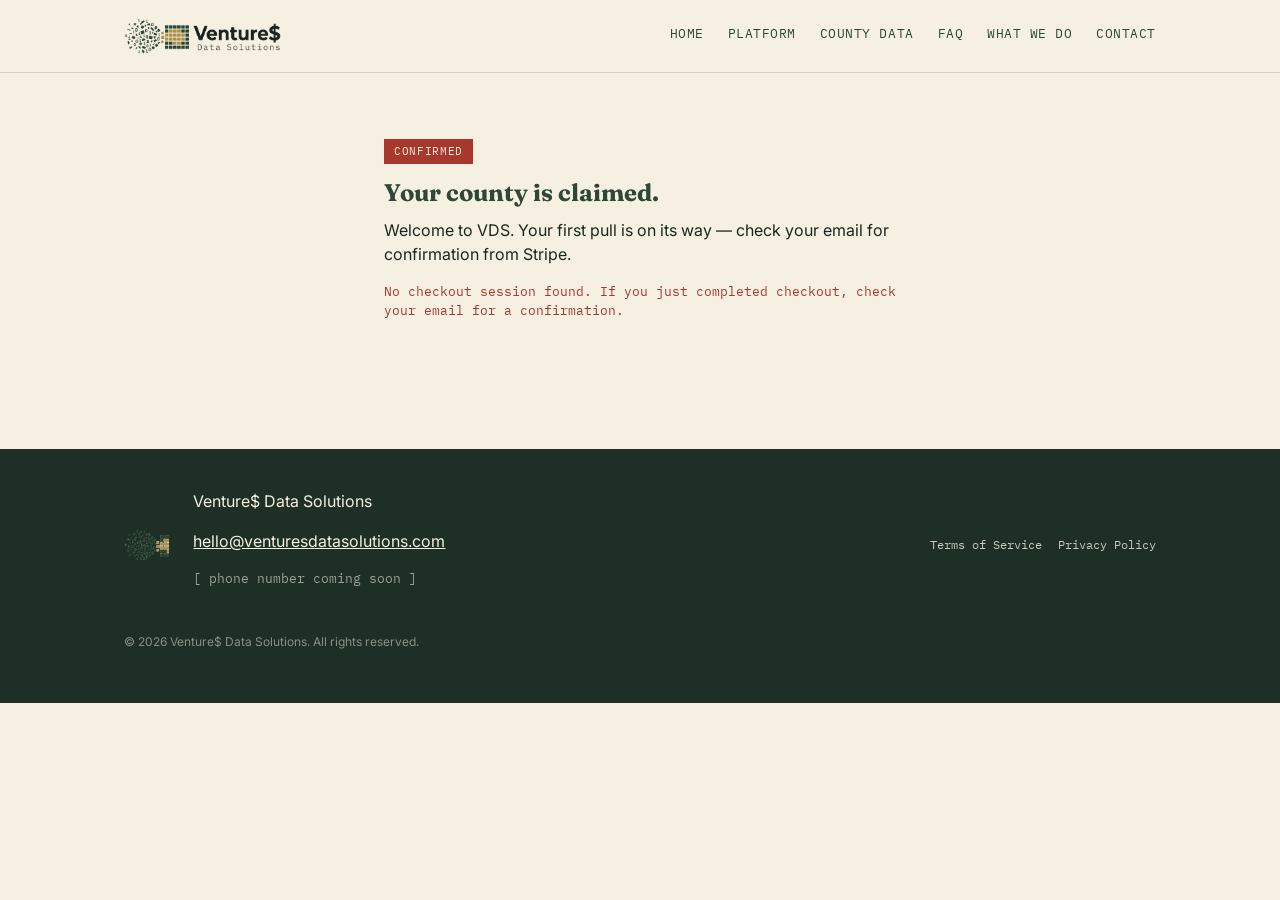
<file: purchase-success.html>
<!DOCTYPE html>
<html lang="en">
<head>
<meta charset="UTF-8">
<meta name="viewport" content="width=device-width, initial-scale=1.0">
<meta name="referrer" content="no-referrer">
<title>You&rsquo;re claimed — Venture$ Data Solutions</title>
<meta name="description" content="Your county is claimed. Manage or cancel your VDS subscription any time.">
<link rel="icon" type="image/png" href="assets/vds-icon.png">
<link rel="preconnect" href="https://fonts.googleapis.com">
<link rel="preconnect" href="https://fonts.gstatic.com" crossorigin>
<link href="https://fonts.googleapis.com/css2?family=Fraunces:ital,opsz,wght@0,9..144,500;0,9..144,600;0,9..144,700;0,9..144,800;1,9..144,500&family=Inter:wght@400;500;600;700&family=IBM+Plex+Mono:wght@400;500;600&display=swap" rel="stylesheet">
<link rel="stylesheet" href="assets/styles.css">
</head>
<body>
<header class="site-header">
  <div class="container header-inner">
    <a href="index.html" class="brand"><img src="assets/vds-logo.png" alt="Venture$ Data Solutions" class="brand-logo"></a>
    <nav class="site-nav" aria-label="Primary">
      <a href="index.html">Home</a>
      <a href="platform.html">Platform</a>
      <a href="county-data.html">County Data</a>
      <a href="faq.html">FAQ</a>
      <a href="what-we-do.html">What We Do</a>
      <a href="contact.html">Contact</a>
    </nav>
  </div>
</header>

<main>
  <section class="section">
    <div class="container" style="max-width:560px;">
      <span class="badge">Confirmed</span>
      <h1 style="margin-top:16px;">Your county is claimed.</h1>
      <p class="lede">Welcome to VDS. Your first pull is on its way &mdash; check your email for confirmation from Stripe.</p>
      <p><a href="#" id="manage-subscription-link" class="btn btn-secondary">Manage subscription</a></p>
      <p id="success-error" class="purchase-error" role="alert"></p>
    </div>
  </section>
</main>

<footer class="site-footer">
  <div class="container footer-inner">
    <img src="assets/vds-icon.png" alt="" class="footer-icon">
    <div class="footer-meta">
      <p class="footer-brand">Venture$ Data Solutions</p>
      <p><a href="mailto:hello@venturesdatasolutions.com">hello@venturesdatasolutions.com</a></p>
      <p class="footer-phone-placeholder">[ phone number coming soon ]</p>
    </div>
    <div class="footer-legal">
      <a href="terms.html">Terms of Service</a>
      <a href="privacy.html">Privacy Policy</a>
    </div>
    <p class="footer-copyright">&copy; 2026 Venture$ Data Solutions. All rights reserved.</p>
  </div>
</footer>
<script src="assets/purchase-success.js" defer></script>
</body>
</html>
</file>
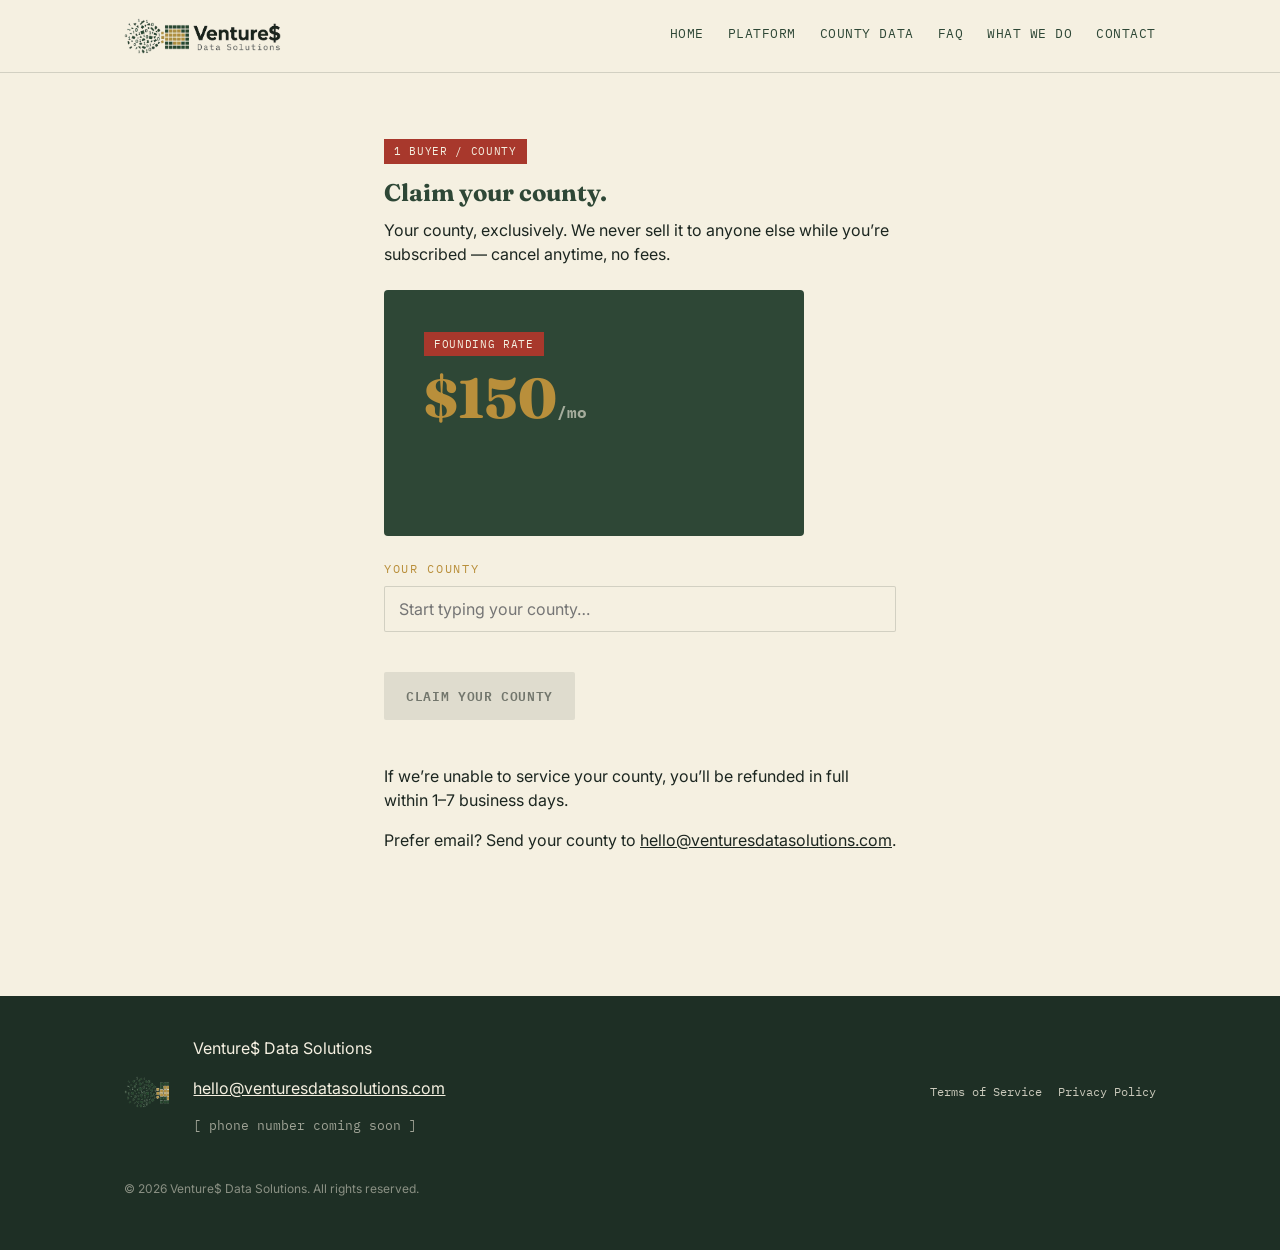
<file: purchase.html>
<!DOCTYPE html>
<html lang="en">
<head>
<meta charset="UTF-8">
<meta name="viewport" content="width=device-width, initial-scale=1.0">
<title>Claim your county — Venture$ Data Solutions</title>
<meta name="description" content="Claim exclusive access to your county's tax delinquency and probate data for $150/mo.">
<link rel="icon" type="image/png" href="assets/vds-icon.png">
<link rel="preconnect" href="https://fonts.googleapis.com">
<link rel="preconnect" href="https://fonts.gstatic.com" crossorigin>
<link href="https://fonts.googleapis.com/css2?family=Fraunces:ital,opsz,wght@0,9..144,500;0,9..144,600;0,9..144,700;0,9..144,800;1,9..144,500&family=Inter:wght@400;500;600;700&family=IBM+Plex+Mono:wght@400;500;600&display=swap" rel="stylesheet">
<link rel="stylesheet" href="assets/styles.css">
</head>
<body>
<header class="site-header">
  <div class="container header-inner">
    <a href="index.html" class="brand"><img src="assets/vds-logo.png" alt="Venture$ Data Solutions" class="brand-logo"></a>
    <nav class="site-nav" aria-label="Primary">
      <a href="index.html">Home</a>
      <a href="platform.html">Platform</a>
      <a href="county-data.html">County Data</a>
      <a href="faq.html">FAQ</a>
      <a href="what-we-do.html">What We Do</a>
      <a href="contact.html">Contact</a>
    </nav>
  </div>
</header>

<main>
  <section class="section">
    <div class="container" style="max-width:560px;">
      <span class="badge">1 buyer / county</span>
      <h1 style="margin-top:16px;">Claim your county.</h1>
      <p class="lede">Your county, exclusively. We never sell it to anyone else while you&rsquo;re subscribed &mdash; cancel anytime, no fees.</p>
      <div class="price-card" style="margin:24px 0;">
        <span class="badge">Founding rate</span>
        <p class="amount">$150<span class="unit">/mo</span></p>
      </div>

      <label for="county-input" class="eyebrow" style="display:block;margin-bottom:8px;">Your county</label>
      <input type="text" id="county-input" list="county-list" placeholder="Start typing your county&hellip;" autocomplete="off" class="county-input">
      <datalist id="county-list"></datalist>
      <p id="county-status" class="county-status" role="status"></p>

      <button type="button" id="claim-btn" class="btn btn-primary" aria-disabled="true" disabled>Claim your county</button>
      <p id="purchase-error" class="purchase-error" role="alert"></p>

      <p style="margin-top:16px;">If we&rsquo;re unable to service your county, you&rsquo;ll be refunded in full within 1–7 business days.</p>
      <p>Prefer email? Send your county to <a href="mailto:hello@venturesdatasolutions.com">hello@venturesdatasolutions.com</a>.</p>
    </div>
  </section>
</main>

<footer class="site-footer">
  <div class="container footer-inner">
    <img src="assets/vds-icon.png" alt="" class="footer-icon">
    <div class="footer-meta">
      <p class="footer-brand">Venture$ Data Solutions</p>
      <p><a href="mailto:hello@venturesdatasolutions.com">hello@venturesdatasolutions.com</a></p>
      <p class="footer-phone-placeholder">[ phone number coming soon ]</p>
    </div>
    <div class="footer-legal">
      <a href="terms.html">Terms of Service</a>
      <a href="privacy.html">Privacy Policy</a>
    </div>
    <p class="footer-copyright">&copy; 2026 Venture$ Data Solutions. All rights reserved.</p>
  </div>
</footer>
<script src="assets/purchase.js" defer></script>
</body>
</html>
</file>
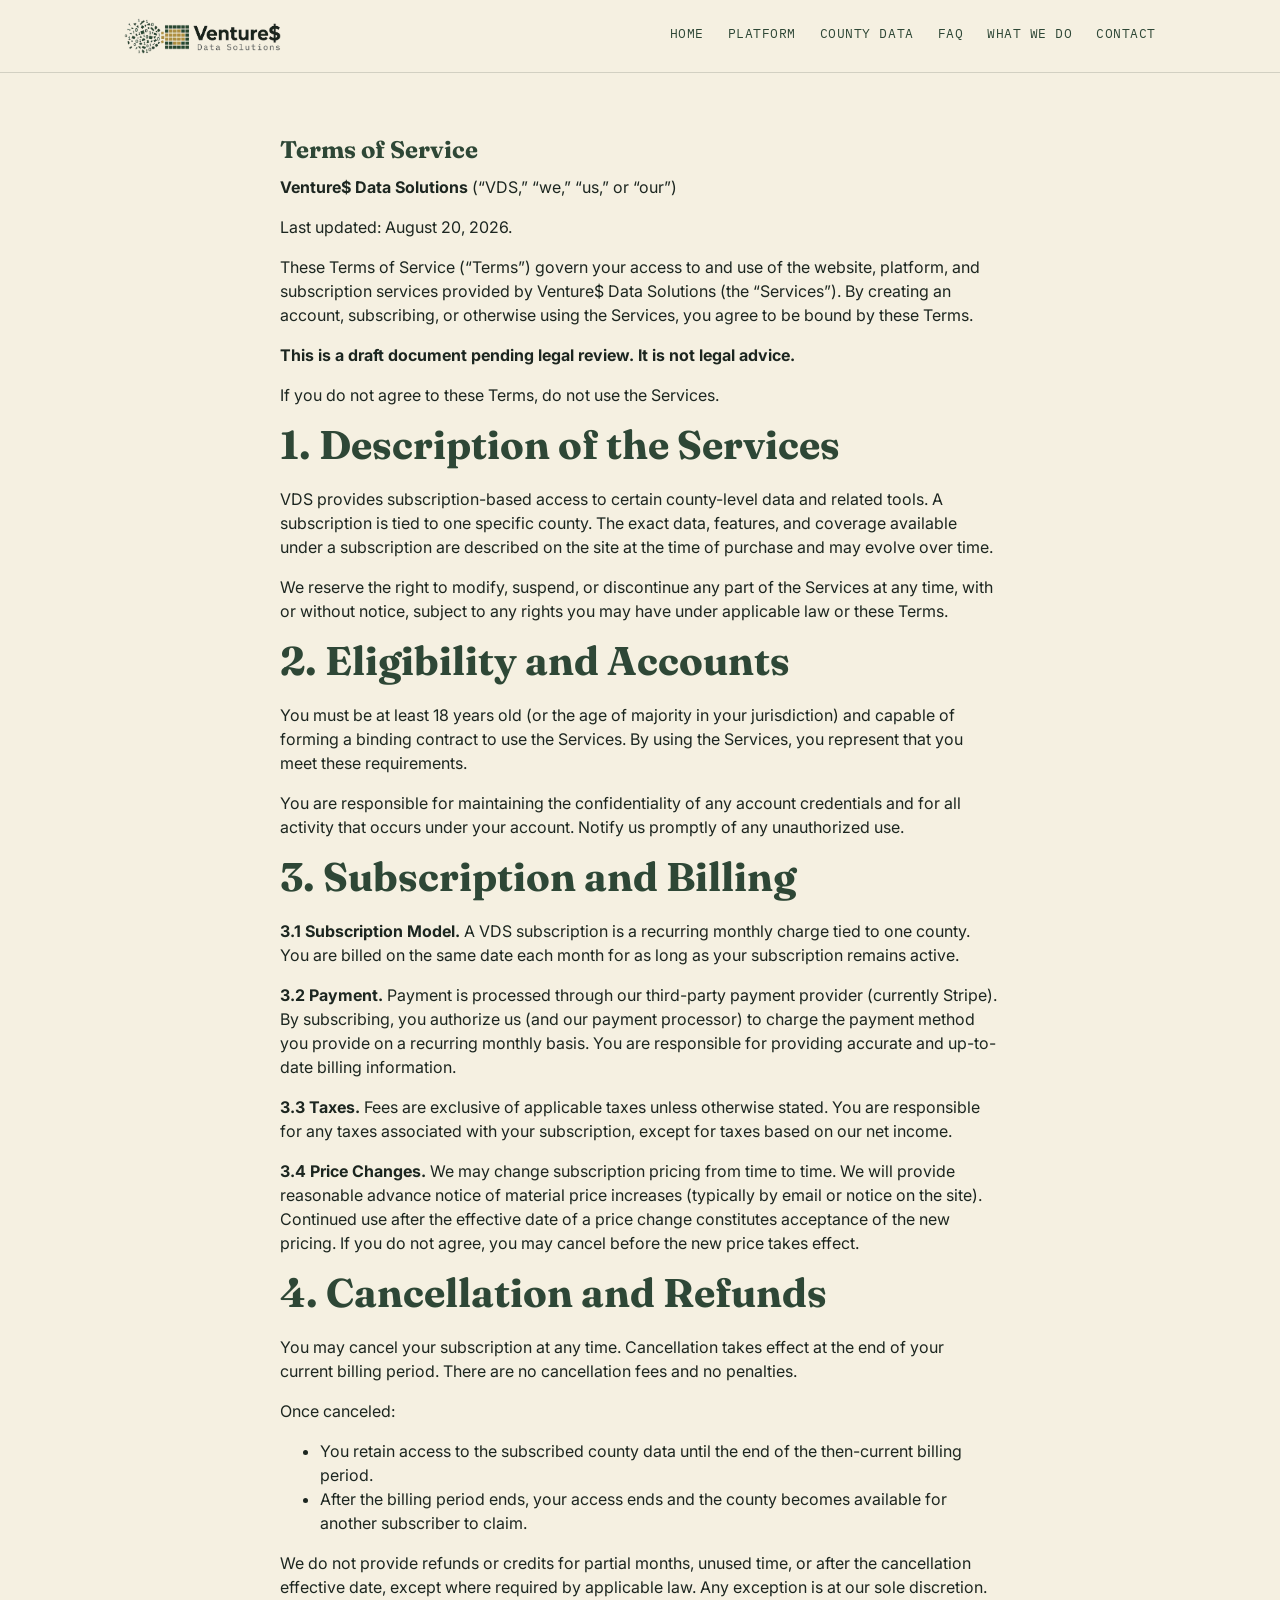
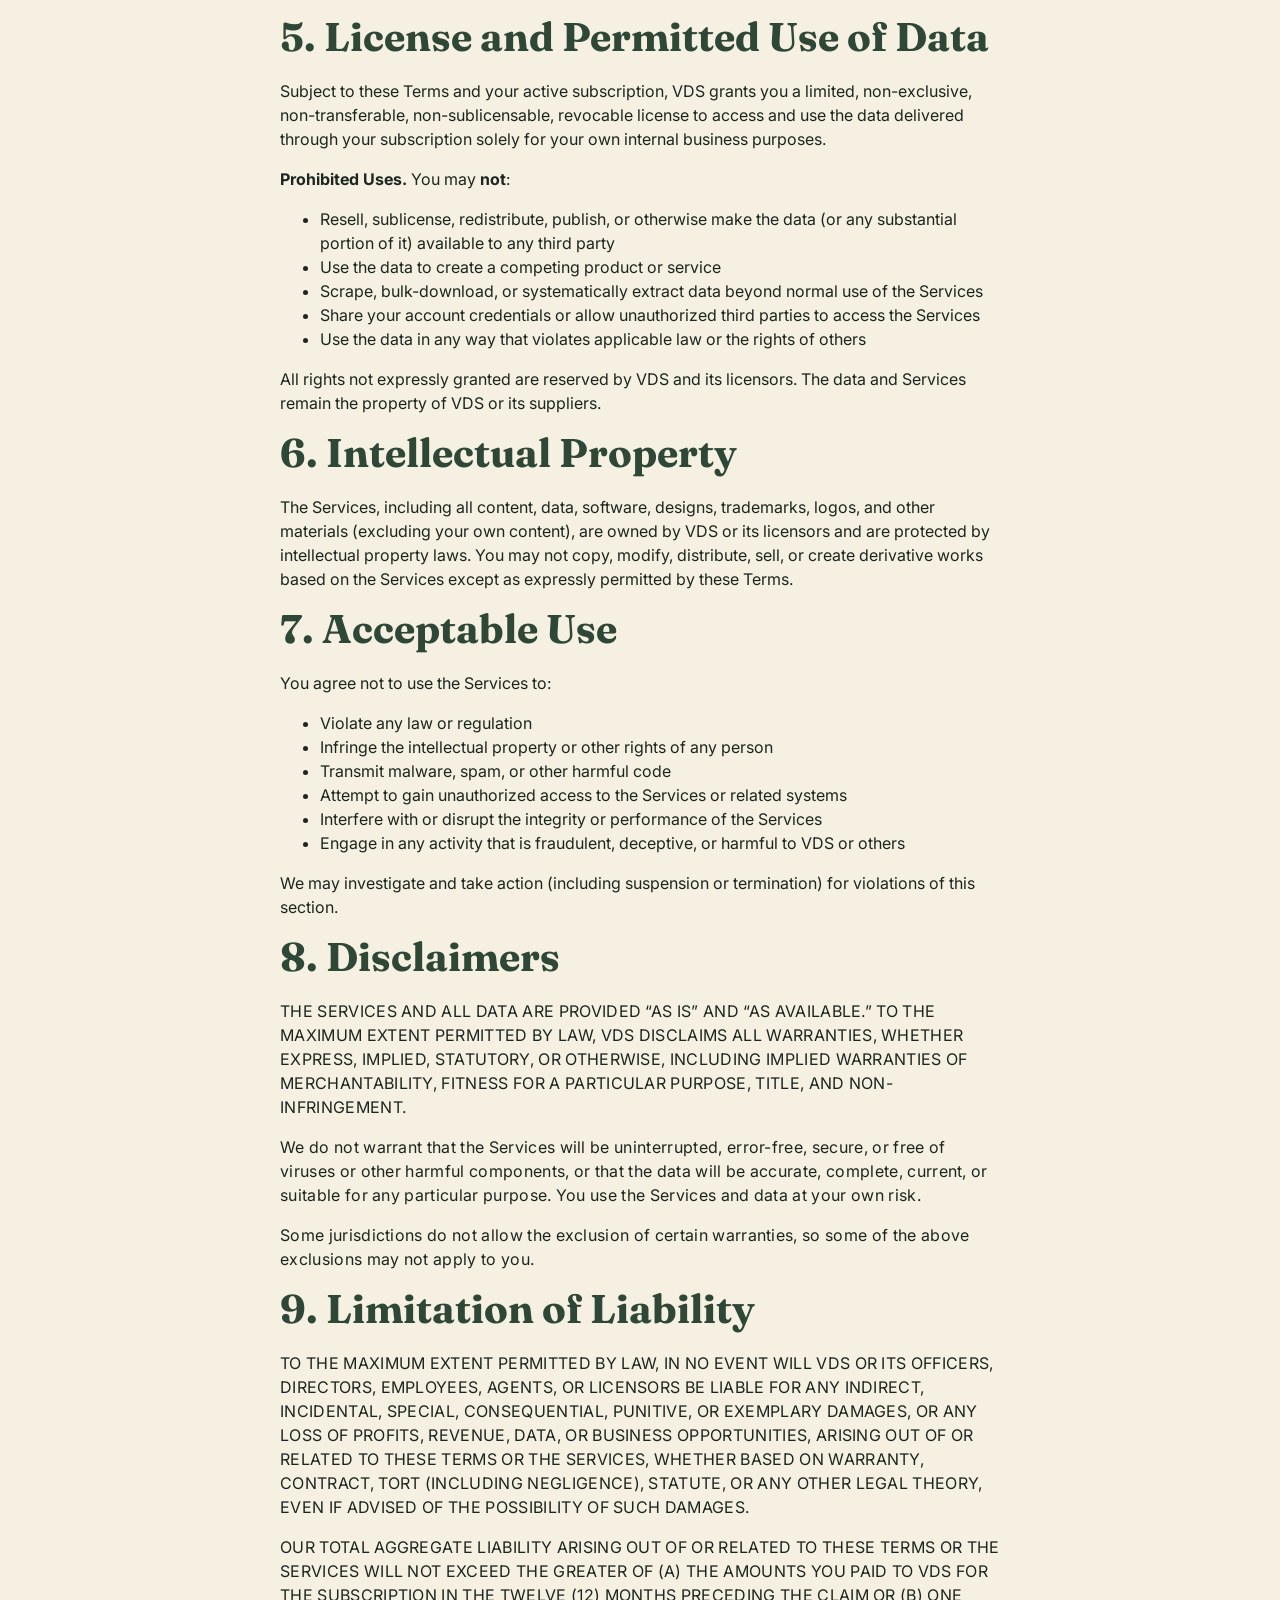
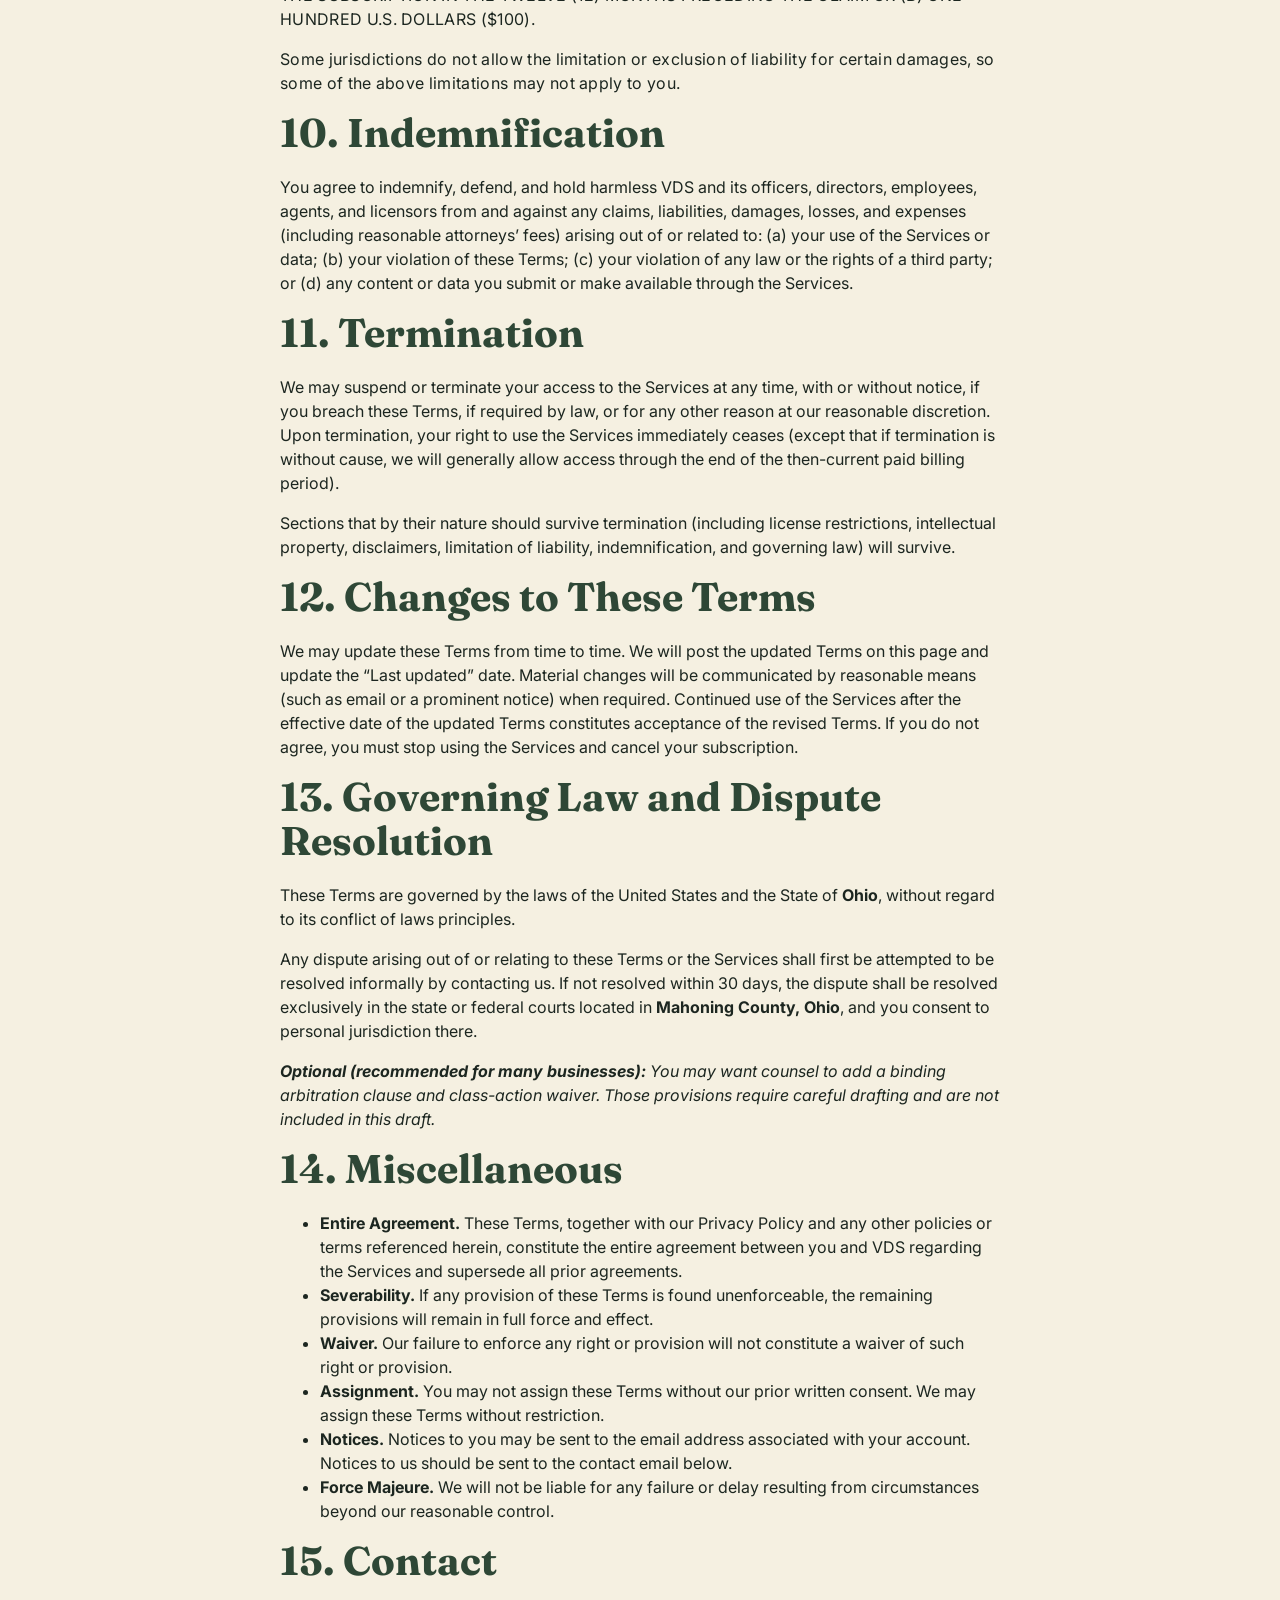
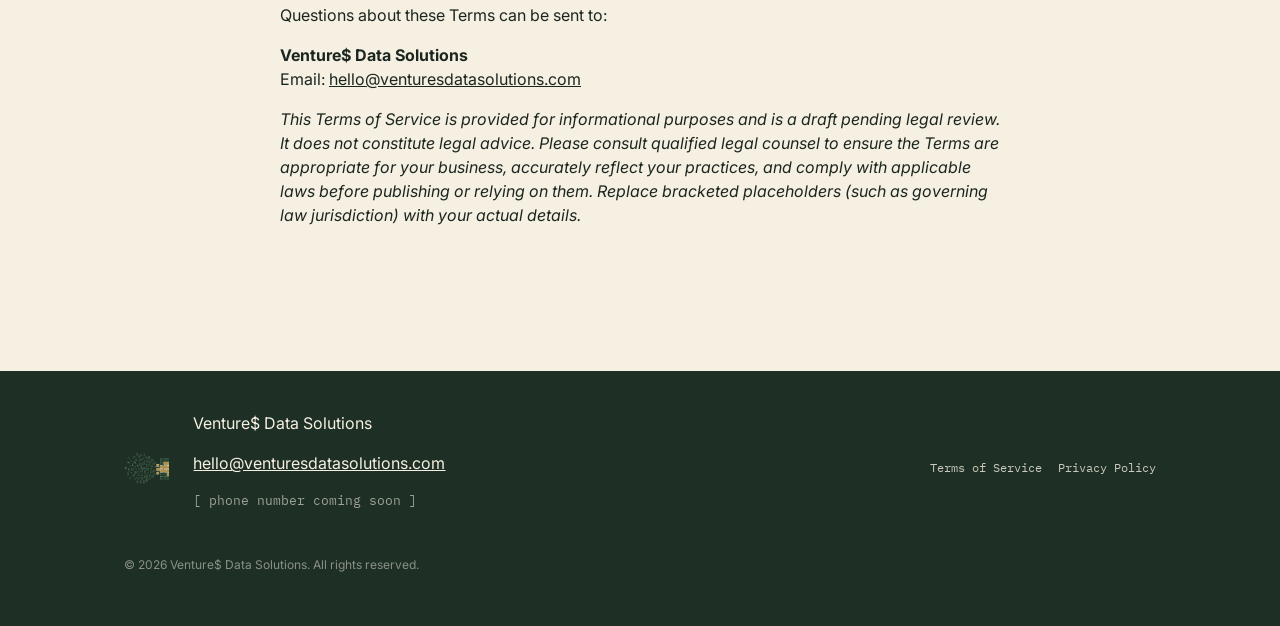
<file: terms.html>
<!DOCTYPE html>
<html lang="en">
<head>
<meta charset="UTF-8">
<meta name="viewport" content="width=device-width, initial-scale=1.0">
<title>Terms of Service — Venture$ Data Solutions</title>
<meta name="description" content="Terms of Service for Venture$ Data Solutions (draft, pending legal review).">
<link rel="icon" type="image/png" href="assets/vds-icon.png">
<link rel="preconnect" href="https://fonts.googleapis.com">
<link rel="preconnect" href="https://fonts.gstatic.com" crossorigin>
<link href="https://fonts.googleapis.com/css2?family=Fraunces:ital,opsz,wght@0,9..144,500;0,9..144,600;0,9..144,700;0,9..144,800;1,9..144,500&family=Inter:wght@400;500;600;700&family=IBM+Plex+Mono:wght@400;500;600&display=swap" rel="stylesheet">
<link rel="stylesheet" href="assets/styles.css">
</head>
<body>
<header class="site-header">
  <div class="container header-inner">
    <a href="index.html" class="brand"><img src="assets/vds-logo.png" alt="Venture$ Data Solutions" class="brand-logo"></a>
    <nav class="site-nav" aria-label="Primary">
      <a href="index.html">Home</a>
      <a href="platform.html">Platform</a>
      <a href="county-data.html">County Data</a>
      <a href="faq.html">FAQ</a>
      <a href="what-we-do.html">What We Do</a>
      <a href="contact.html">Contact</a>
    </nav>
  </div>
</header>

<main>
  <section class="section container" style="max-width:720px;">
    <h1>Terms of Service</h1>
    <p><strong>Venture$ Data Solutions</strong> (&ldquo;VDS,&rdquo; &ldquo;we,&rdquo; &ldquo;us,&rdquo; or &ldquo;our&rdquo;)</p>
    <p>Last updated: August 20, 2026.</p>
    <p>These Terms of Service (&ldquo;Terms&rdquo;) govern your access to and use of the website, platform, and subscription services provided by Venture$ Data Solutions (the &ldquo;Services&rdquo;). By creating an account, subscribing, or otherwise using the Services, you agree to be bound by these Terms.</p>
    <p><strong>This is a draft document pending legal review. It is not legal advice.</strong></p>
    <p>If you do not agree to these Terms, do not use the Services.</p>

    <h2>1. Description of the Services</h2>
    <p>VDS provides subscription-based access to certain county-level data and related tools. A subscription is tied to one specific county. The exact data, features, and coverage available under a subscription are described on the site at the time of purchase and may evolve over time.</p>
    <p>We reserve the right to modify, suspend, or discontinue any part of the Services at any time, with or without notice, subject to any rights you may have under applicable law or these Terms.</p>

    <h2>2. Eligibility and Accounts</h2>
    <p>You must be at least 18 years old (or the age of majority in your jurisdiction) and capable of forming a binding contract to use the Services. By using the Services, you represent that you meet these requirements.</p>
    <p>You are responsible for maintaining the confidentiality of any account credentials and for all activity that occurs under your account. Notify us promptly of any unauthorized use.</p>

    <h2>3. Subscription and Billing</h2>
    <p><strong>3.1 Subscription Model.</strong> A VDS subscription is a recurring monthly charge tied to one county. You are billed on the same date each month for as long as your subscription remains active.</p>
    <p><strong>3.2 Payment.</strong> Payment is processed through our third-party payment provider (currently Stripe). By subscribing, you authorize us (and our payment processor) to charge the payment method you provide on a recurring monthly basis. You are responsible for providing accurate and up-to-date billing information.</p>
    <p><strong>3.3 Taxes.</strong> Fees are exclusive of applicable taxes unless otherwise stated. You are responsible for any taxes associated with your subscription, except for taxes based on our net income.</p>
    <p><strong>3.4 Price Changes.</strong> We may change subscription pricing from time to time. We will provide reasonable advance notice of material price increases (typically by email or notice on the site). Continued use after the effective date of a price change constitutes acceptance of the new pricing. If you do not agree, you may cancel before the new price takes effect.</p>

    <h2>4. Cancellation and Refunds</h2>
    <p>You may cancel your subscription at any time. Cancellation takes effect at the end of your current billing period. There are no cancellation fees and no penalties.</p>
    <p>Once canceled:</p>
    <ul>
      <li>You retain access to the subscribed county data until the end of the then-current billing period.</li>
      <li>After the billing period ends, your access ends and the county becomes available for another subscriber to claim.</li>
    </ul>
    <p>We do not provide refunds or credits for partial months, unused time, or after the cancellation effective date, except where required by applicable law. Any exception is at our sole discretion.</p>

    <h2>5. License and Permitted Use of Data</h2>
    <p>Subject to these Terms and your active subscription, VDS grants you a limited, non-exclusive, non-transferable, non-sublicensable, revocable license to access and use the data delivered through your subscription solely for your own internal business purposes.</p>
    <p><strong>Prohibited Uses.</strong> You may <strong>not</strong>:</p>
    <ul>
      <li>Resell, sublicense, redistribute, publish, or otherwise make the data (or any substantial portion of it) available to any third party</li>
      <li>Use the data to create a competing product or service</li>
      <li>Scrape, bulk-download, or systematically extract data beyond normal use of the Services</li>
      <li>Share your account credentials or allow unauthorized third parties to access the Services</li>
      <li>Use the data in any way that violates applicable law or the rights of others</li>
    </ul>
    <p>All rights not expressly granted are reserved by VDS and its licensors. The data and Services remain the property of VDS or its suppliers.</p>

    <h2>6. Intellectual Property</h2>
    <p>The Services, including all content, data, software, designs, trademarks, logos, and other materials (excluding your own content), are owned by VDS or its licensors and are protected by intellectual property laws. You may not copy, modify, distribute, sell, or create derivative works based on the Services except as expressly permitted by these Terms.</p>

    <h2>7. Acceptable Use</h2>
    <p>You agree not to use the Services to:</p>
    <ul>
      <li>Violate any law or regulation</li>
      <li>Infringe the intellectual property or other rights of any person</li>
      <li>Transmit malware, spam, or other harmful code</li>
      <li>Attempt to gain unauthorized access to the Services or related systems</li>
      <li>Interfere with or disrupt the integrity or performance of the Services</li>
      <li>Engage in any activity that is fraudulent, deceptive, or harmful to VDS or others</li>
    </ul>
    <p>We may investigate and take action (including suspension or termination) for violations of this section.</p>

    <h2>8. Disclaimers</h2>
    <p class="legal-caps">THE SERVICES AND ALL DATA ARE PROVIDED &ldquo;AS IS&rdquo; AND &ldquo;AS AVAILABLE.&rdquo; TO THE MAXIMUM EXTENT PERMITTED BY LAW, VDS DISCLAIMS ALL WARRANTIES, WHETHER EXPRESS, IMPLIED, STATUTORY, OR OTHERWISE, INCLUDING IMPLIED WARRANTIES OF MERCHANTABILITY, FITNESS FOR A PARTICULAR PURPOSE, TITLE, AND NON-INFRINGEMENT.</p>
    <p class="legal-caps">We do not warrant that the Services will be uninterrupted, error-free, secure, or free of viruses or other harmful components, or that the data will be accurate, complete, current, or suitable for any particular purpose. You use the Services and data at your own risk.</p>
    <p class="legal-caps">Some jurisdictions do not allow the exclusion of certain warranties, so some of the above exclusions may not apply to you.</p>

    <h2>9. Limitation of Liability</h2>
    <p class="legal-caps">TO THE MAXIMUM EXTENT PERMITTED BY LAW, IN NO EVENT WILL VDS OR ITS OFFICERS, DIRECTORS, EMPLOYEES, AGENTS, OR LICENSORS BE LIABLE FOR ANY INDIRECT, INCIDENTAL, SPECIAL, CONSEQUENTIAL, PUNITIVE, OR EXEMPLARY DAMAGES, OR ANY LOSS OF PROFITS, REVENUE, DATA, OR BUSINESS OPPORTUNITIES, ARISING OUT OF OR RELATED TO THESE TERMS OR THE SERVICES, WHETHER BASED ON WARRANTY, CONTRACT, TORT (INCLUDING NEGLIGENCE), STATUTE, OR ANY OTHER LEGAL THEORY, EVEN IF ADVISED OF THE POSSIBILITY OF SUCH DAMAGES.</p>
    <p class="legal-caps">OUR TOTAL AGGREGATE LIABILITY ARISING OUT OF OR RELATED TO THESE TERMS OR THE SERVICES WILL NOT EXCEED THE GREATER OF (A) THE AMOUNTS YOU PAID TO VDS FOR THE SUBSCRIPTION IN THE TWELVE (12) MONTHS PRECEDING THE CLAIM OR (B) ONE HUNDRED U.S. DOLLARS ($100).</p>
    <p class="legal-caps">Some jurisdictions do not allow the limitation or exclusion of liability for certain damages, so some of the above limitations may not apply to you.</p>

    <h2>10. Indemnification</h2>
    <p>You agree to indemnify, defend, and hold harmless VDS and its officers, directors, employees, agents, and licensors from and against any claims, liabilities, damages, losses, and expenses (including reasonable attorneys&rsquo; fees) arising out of or related to: (a) your use of the Services or data; (b) your violation of these Terms; (c) your violation of any law or the rights of a third party; or (d) any content or data you submit or make available through the Services.</p>

    <h2>11. Termination</h2>
    <p>We may suspend or terminate your access to the Services at any time, with or without notice, if you breach these Terms, if required by law, or for any other reason at our reasonable discretion. Upon termination, your right to use the Services immediately ceases (except that if termination is without cause, we will generally allow access through the end of the then-current paid billing period).</p>
    <p>Sections that by their nature should survive termination (including license restrictions, intellectual property, disclaimers, limitation of liability, indemnification, and governing law) will survive.</p>

    <h2>12. Changes to These Terms</h2>
    <p>We may update these Terms from time to time. We will post the updated Terms on this page and update the &ldquo;Last updated&rdquo; date. Material changes will be communicated by reasonable means (such as email or a prominent notice) when required. Continued use of the Services after the effective date of the updated Terms constitutes acceptance of the revised Terms. If you do not agree, you must stop using the Services and cancel your subscription.</p>

    <h2>13. Governing Law and Dispute Resolution</h2>
    <p>These Terms are governed by the laws of the United States and the State of <strong>Ohio</strong>, without regard to its conflict of laws principles.</p>
    <p>Any dispute arising out of or relating to these Terms or the Services shall first be attempted to be resolved informally by contacting us. If not resolved within 30 days, the dispute shall be resolved exclusively in the state or federal courts located in <strong>Mahoning County, Ohio</strong>, and you consent to personal jurisdiction there.</p>
    <p><em><strong>Optional (recommended for many businesses):</strong> You may want counsel to add a binding arbitration clause and class-action waiver. Those provisions require careful drafting and are not included in this draft.</em></p>

    <h2>14. Miscellaneous</h2>
    <ul>
      <li><strong>Entire Agreement.</strong> These Terms, together with our Privacy Policy and any other policies or terms referenced herein, constitute the entire agreement between you and VDS regarding the Services and supersede all prior agreements.</li>
      <li><strong>Severability.</strong> If any provision of these Terms is found unenforceable, the remaining provisions will remain in full force and effect.</li>
      <li><strong>Waiver.</strong> Our failure to enforce any right or provision will not constitute a waiver of such right or provision.</li>
      <li><strong>Assignment.</strong> You may not assign these Terms without our prior written consent. We may assign these Terms without restriction.</li>
      <li><strong>Notices.</strong> Notices to you may be sent to the email address associated with your account. Notices to us should be sent to the contact email below.</li>
      <li><strong>Force Majeure.</strong> We will not be liable for any failure or delay resulting from circumstances beyond our reasonable control.</li>
    </ul>

    <h2>15. Contact</h2>
    <p>Questions about these Terms can be sent to:</p>
    <p><strong>Venture$ Data Solutions</strong><br>
    Email: <a href="mailto:hello@venturesdatasolutions.com">hello@venturesdatasolutions.com</a></p>

    <p><em>This Terms of Service is provided for informational purposes and is a draft pending legal review. It does not constitute legal advice. Please consult qualified legal counsel to ensure the Terms are appropriate for your business, accurately reflect your practices, and comply with applicable laws before publishing or relying on them. Replace bracketed placeholders (such as governing law jurisdiction) with your actual details.</em></p>
  </section>
</main>

<footer class="site-footer">
  <div class="container footer-inner">
    <img src="assets/vds-icon.png" alt="" class="footer-icon">
    <div class="footer-meta">
      <p class="footer-brand">Venture$ Data Solutions</p>
      <p><a href="mailto:hello@venturesdatasolutions.com">hello@venturesdatasolutions.com</a></p>
      <p class="footer-phone-placeholder">[ phone number coming soon ]</p>
    </div>
    <div class="footer-legal">
      <a href="terms.html">Terms of Service</a>
      <a href="privacy.html">Privacy Policy</a>
    </div>
    <p class="footer-copyright">&copy; 2026 Venture$ Data Solutions. All rights reserved.</p>
  </div>
</footer>
</body>
</html>
</file>
<file: assets/styles.css>
:root {
  --cream: #F5F0E1;
  --forest: #2E4736;
  --forest-dark: #1E2F25;
  --stamp-red: #A8382C;
  --gold: #B98F3B;
  --ink: #1C2620;
  --line: rgba(28, 38, 32, 0.16);
  --max-width: 1080px;
}

* { box-sizing: border-box; }

body {
  margin: 0;
  background: var(--cream);
  color: var(--ink);
  font-family: 'Inter', sans-serif;
  line-height: 1.5;
}

h1, h2, h3 {
  font-family: 'Fraunces', serif;
  font-weight: 700;
  line-height: 1.1;
  margin: 0 0 0.5em;
  color: var(--forest);
}

p { margin: 0 0 1em; }

a { color: inherit; }

.eyebrow {
  display: block;
  font-family: 'IBM Plex Mono', monospace;
  font-size: 12px;
  letter-spacing: 0.14em;
  text-transform: uppercase;
  color: var(--gold);
  margin-bottom: 12px;
}

.container {
  max-width: var(--max-width);
  margin: 0 auto;
  padding: 0 24px;
}

/* Header */
.site-header {
  background: var(--cream);
  border-bottom: 1px solid var(--line);
}
.header-inner {
  display: flex;
  align-items: center;
  justify-content: space-between;
  padding-top: 18px;
  padding-bottom: 18px;
  flex-wrap: wrap;
  gap: 16px;
}
.brand-logo { height: 36px; display: block; }
.site-nav { display: flex; gap: 24px; flex-wrap: wrap; }
.site-nav a {
  font-family: 'IBM Plex Mono', monospace;
  font-size: 13px;
  letter-spacing: 0.04em;
  text-transform: uppercase;
  text-decoration: none;
  color: var(--forest);
  padding-bottom: 2px;
  border-bottom: 2px solid transparent;
}
.site-nav a:hover,
.site-nav a[aria-current="page"] {
  border-bottom-color: var(--stamp-red);
}

/* Buttons */
.btn {
  display: inline-flex;
  align-items: center;
  gap: 8px;
  font-family: 'IBM Plex Mono', monospace;
  font-size: 13px;
  font-weight: 600;
  letter-spacing: 0.05em;
  text-transform: uppercase;
  text-decoration: none;
  padding: 13px 22px;
  border: none;
  border-radius: 2px;
  cursor: pointer;
}
.btn-primary { background: var(--stamp-red); color: var(--cream); }
.btn-primary:hover { background: #8f2f24; }
.btn-secondary { background: transparent; color: var(--forest); border: 1px solid var(--forest); }
.btn-primary[aria-disabled="true"] {
  background: var(--line);
  color: var(--ink);
  opacity: 0.6;
  cursor: not-allowed;
  pointer-events: none;
}

/* Hero */
.hero { padding: 96px 0 72px; }
.hero h1 { font-size: clamp(36px, 6vw, 64px); }
.hero p.lede { font-size: 18px; max-width: 560px; }
.hero .actions { display: flex; gap: 16px; flex-wrap: wrap; margin-top: 32px; }

/* Sections */
.section { padding: 64px 0; }
.section-alt { background: #ECE4CC; }
.section h2 { font-size: clamp(28px, 4vw, 40px); }

/* Cards */
.card {
  background: var(--cream);
  border: 1px solid var(--line);
  border-radius: 4px;
  padding: 28px;
}
.card-grid {
  display: grid;
  grid-template-columns: repeat(auto-fit, minmax(240px, 1fr));
  gap: 24px;
  margin-top: 32px;
}

/* Badges */
.badge {
  display: inline-block;
  background: var(--stamp-red);
  color: var(--cream);
  font-family: 'IBM Plex Mono', monospace;
  font-size: 11px;
  letter-spacing: 0.06em;
  text-transform: uppercase;
  padding: 4px 10px;
}

/* Pricing */
.price-card {
  background: var(--forest);
  color: var(--cream);
  border-radius: 4px;
  padding: 40px;
  max-width: 420px;
}
.price-card .amount { font-family: 'Fraunces', serif; font-weight: 800; font-size: 56px; color: var(--gold); }
.price-card .amount .unit { font-family: 'IBM Plex Mono', monospace; font-size: 16px; color: rgba(245,240,225,0.6); }

/* Tiered pricing (Investors / Agents) */
.tier-grid {
  display: grid;
  grid-template-columns: repeat(auto-fit, minmax(260px, 1fr));
  gap: 24px;
  margin-top: 32px;
  align-items: stretch;
}
.tier-card {
  background: var(--cream);
  border: 1px solid var(--line);
  border-radius: 4px;
  padding: 32px;
  display: flex;
  flex-direction: column;
}
.tier-card.tier-featured {
  background: var(--forest);
  color: var(--cream);
  border-color: var(--forest);
}
.tier-name {
  font-family: 'Fraunces', serif;
  font-weight: 700;
  font-size: 22px;
  color: var(--forest);
  margin-bottom: 2px;
}
.tier-featured .tier-name { color: var(--cream); }
.tier-tagline {
  font-family: 'IBM Plex Mono', monospace;
  font-size: 12px;
  letter-spacing: 0.04em;
  text-transform: uppercase;
  color: var(--gold);
  margin-bottom: 20px;
}
.tier-price-row { margin-bottom: 20px; }
.tier-setup {
  font-family: 'IBM Plex Mono', monospace;
  font-size: 13px;
  opacity: 0.75;
  margin-bottom: 4px;
}
.tier-care {
  font-family: 'Fraunces', serif;
  font-weight: 800;
  font-size: 28px;
  color: var(--gold);
}
.tier-care .unit {
  font-family: 'IBM Plex Mono', monospace;
  font-size: 14px;
  color: inherit;
  opacity: 0.7;
}
.tier-features {
  list-style: none;
  padding: 0;
  margin: 0 0 24px;
  flex-grow: 1;
}
.tier-features li {
  padding: 10px 0;
  border-bottom: 1px solid var(--line);
  font-size: 14px;
}
.tier-featured .tier-features li { border-bottom-color: rgba(245, 240, 225, 0.22); }
.tier-features li:last-child { border-bottom: none; }

/* Callout box (framing statements, unstructured-data capability) */
.callout {
  background: #ECE4CC;
  border-left: 4px solid var(--gold);
  border-radius: 2px;
  padding: 20px 24px;
  margin: 32px 0;
}
.callout p:last-child { margin-bottom: 0; }
.callout-label {
  font-family: 'IBM Plex Mono', monospace;
  font-size: 11px;
  letter-spacing: 0.08em;
  text-transform: uppercase;
  color: var(--forest);
  opacity: 0.7;
  display: block;
  margin-bottom: 6px;
}

/* FAQ */
.faq-item { border-bottom: 1px solid var(--line); padding: 24px 0; }
.faq-item h3 { font-size: 20px; margin-bottom: 8px; }

/* Draft banner (Terms/Privacy) */
.draft-banner {
  background: var(--stamp-red);
  color: var(--cream);
  font-family: 'IBM Plex Mono', monospace;
  font-size: 13px;
  letter-spacing: 0.04em;
  padding: 14px 0;
  text-align: center;
}

/* Full-caps legal text (Terms sections 8-9): keep same size/weight as body copy, just add letter-spacing for legibility */
.legal-caps {
  letter-spacing: 0.02em;
}

/* Footer */
.site-footer { background: var(--forest-dark); color: var(--cream); margin-top: 64px; }
.footer-inner { display: flex; flex-wrap: wrap; align-items: center; gap: 24px; padding: 40px 24px; }
.footer-icon { height: 32px; width: auto; }
.footer-meta a { color: var(--cream); text-decoration: underline; }
.footer-phone-placeholder { opacity: 0.6; font-family: 'IBM Plex Mono', monospace; font-size: 13px; }
.footer-legal { display: flex; gap: 16px; margin-left: auto; }
.footer-legal a { font-family: 'IBM Plex Mono', monospace; font-size: 12px; text-decoration: none; color: var(--cream); opacity: 0.8; }
.footer-copyright { width: 100%; font-size: 12px; opacity: 0.5; margin-top: 8px; }

@media (max-width: 640px) {
  .footer-legal { margin-left: 0; }
}

/* County picker (Purchase page) */
.county-input {
  width: 100%;
  font-family: 'Inter', sans-serif;
  font-size: 16px;
  padding: 12px 14px;
  border: 1px solid var(--line);
  border-radius: 2px;
  background: var(--cream);
  color: var(--ink);
  margin-bottom: 8px;
}
.county-status {
  font-family: 'IBM Plex Mono', monospace;
  font-size: 13px;
  min-height: 1.2em;
  margin: 0 0 16px;
}
.county-status-available { color: var(--forest); }
.county-status-unavailable { color: var(--stamp-red); }
.purchase-error {
  font-family: 'IBM Plex Mono', monospace;
  font-size: 13px;
  color: var(--stamp-red);
  min-height: 1.2em;
  margin: 12px 0 0;
}
</file>
